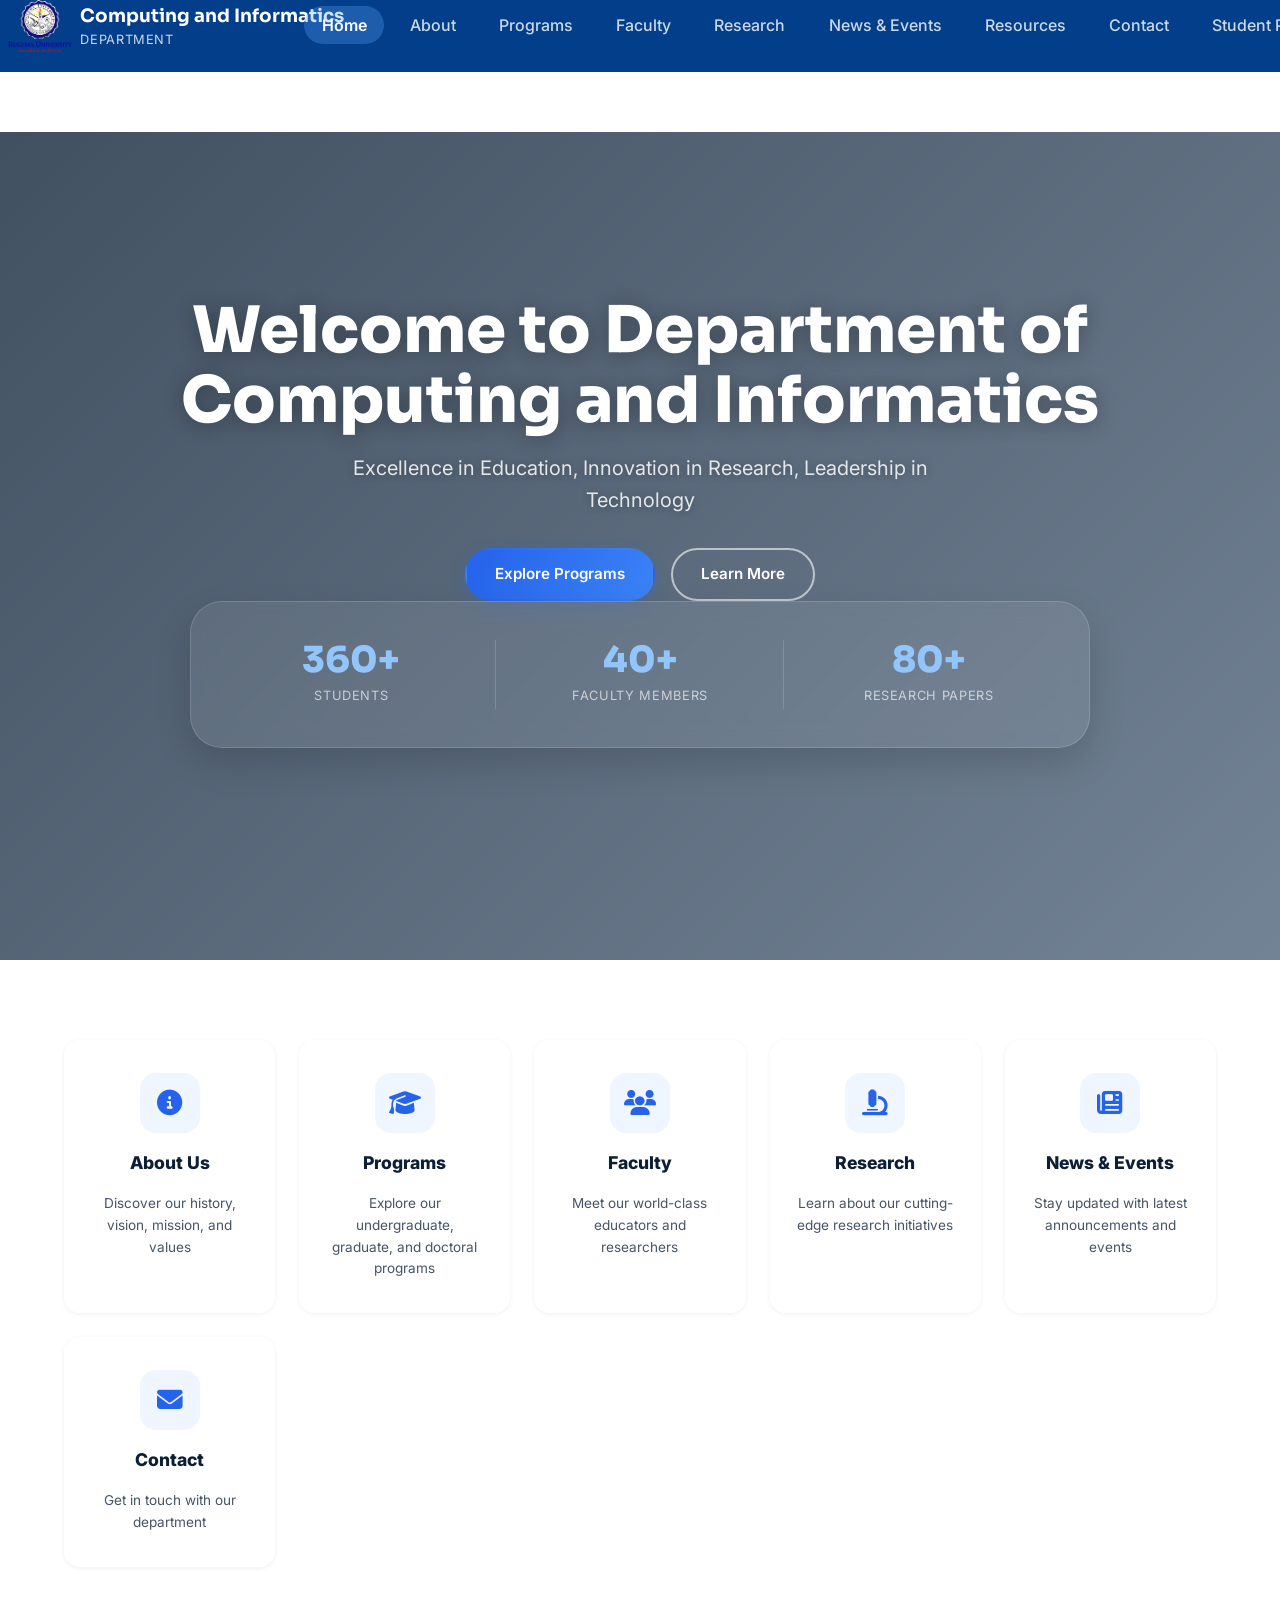
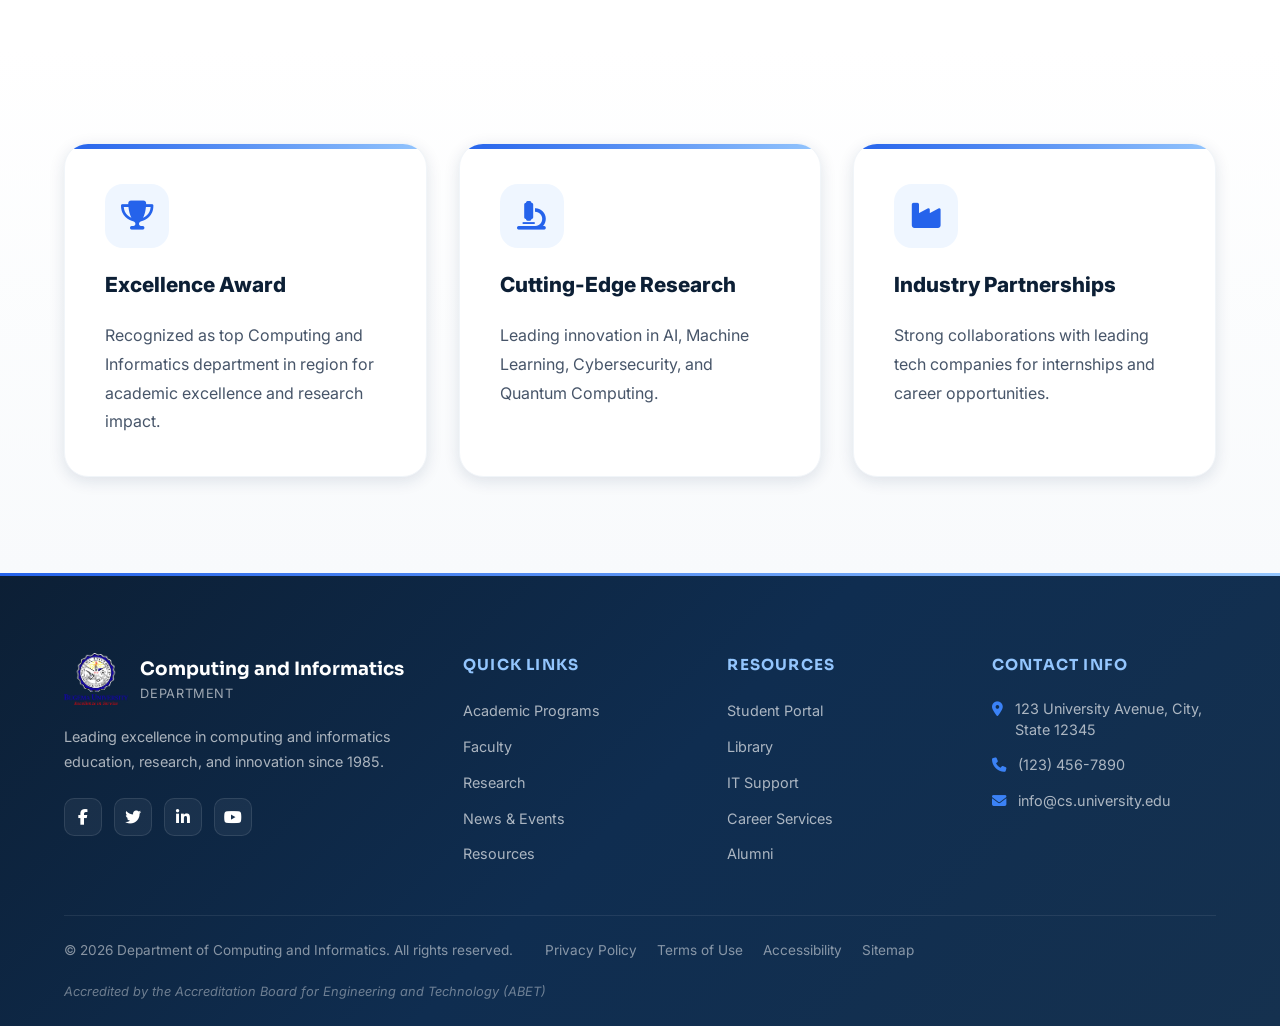
<file: index.html>
<!DOCTYPE html>
<html lang="en">
<head>
    <meta charset="UTF-8">
    <meta name="viewport" content="width=device-width, initial-scale=1.0, maximum-scale=5.0, user-scalable=yes, viewport-fit=cover">
    <meta name="description" content="Department of Computing and Informatics - Excellence in Education, Research, and Innovation">
    <meta name="keywords" content="computing and informatics, university, education, research, programs, faculty">
    <meta name="author" content="Department of Computing and Informatics">
    <title>Department of Computing and Informatics | University</title>
    <link rel="stylesheet" href="styles.css">
    <link rel="preconnect" href="https://fonts.googleapis.com">
    <link rel="preconnect" href="https://fonts.gstatic.com" crossorigin>
    <link href="https://fonts.googleapis.com/css2?family=Inter:wght@300;400;500;600;700&family=Merriweather:wght@300;400;700&display=swap" rel="stylesheet">
    <link rel="stylesheet" href="https://cdnjs.cloudflare.com/ajax/libs/font-awesome/6.4.0/css/all.min.css">
</head>
<body>
    <!-- Navigation Header -->
    <header class="header" role="banner">
        <nav class="navbar" role="navigation" aria-label="Main navigation">
            <div class="nav-container">
                <div class="nav-brand">
                    <a href="index.html" class="brand-link">
                        <div class="brand-logo">
                            <img src="bugema logo.png" alt="Bugema Logo" class="nav-logo-img">
                        </div>
                        <div class="brand-text">
                            <span class="brand-name">Computing and Informatics</span>
                            <span class="brand-tagline">Department</span>
                        </div>
                    </a>
                </div>
                
                <button class="nav-toggle" aria-label="Toggle navigation" aria-expanded="false">
                    <span class="hamburger-line"></span>
                    <span class="hamburger-line"></span>
                    <span class="hamburger-line"></span>
                </button>
                
                <ul class="nav-menu" role="menubar">
                    <li class="nav-item" role="none">
                        <a href="index.html" class="nav-link active" role="menuitem">Home</a>
                    </li>
                    <li class="nav-item" role="none">
                        <a href="about.html" class="nav-link" role="menuitem">About</a>
                    </li>
                    <li class="nav-item" role="none">
                        <a href="programs.html" class="nav-link" role="menuitem">Programs</a>
                    </li>
                    <li class="nav-item" role="none">
                        <a href="faculty.html" class="nav-link" role="menuitem">Faculty</a>
                    </li>
                    <li class="nav-item" role="none">
                        <a href="research.html" class="nav-link" role="menuitem">Research</a>
                    </li>
                    <li class="nav-item" role="none">
                        <a href="news.html" class="nav-link" role="menuitem">News & Events</a>
                    </li>
                    <li class="nav-item" role="none">
                        <a href="resources.html" class="nav-link" role="menuitem">Resources</a>
                    </li>
                    <li class="nav-item" role="none">
                        <a href="contact.html" class="nav-link" role="menuitem">Contact</a>
                    </li>
                    <li class="nav-item nav-cta" role="none">
                        <a href="https://erms.bugemauniv.ac.ug/student/login/" class="nav-link cta-button" role="menuitem" target="_blank">Student Portal</a>
                    </li>
                </ul>
            </div>
        </nav>
    </header>

    <main>
        <!-- Hero Section -->
        <section id="home" class="hero welcome-hero" role="banner">
            <div class="hero-slides">
                <div class="hero-slide"></div>
                <div class="hero-slide"></div>
                <div class="hero-slide"></div>
                <div class="hero-slide"></div>
                <div class="hero-overlay"></div>
            </div>
            <div class="hero-content">
                <div class="container">
                    <h1 class="hero-title">Welcome to Department of Computing and Informatics</h1>
                    <p class="hero-sub">Excellence in Education, Innovation in Research, Leadership in Technology</p>
                    
                    <div class="hero-actions">
                        <a href="programs.html" class="btn btn-primary">Explore Programs</a>
                        <a href="about.html" class="btn btn-outline">Learn More</a>
                    </div>
                <!-- Welcome Stats moved inside container for better alignment -->
                <div class="hero-stats">
                    <div class="hero-stats-inner">
                        <div class="stat-item">
                            <span class="stat-number" data-count="500" data-suffix="+">0+</span>
                            <span class="stat-label">Students</span>
                        </div>
                        <div class="stat-item">
                            <span class="stat-number" data-count="50" data-suffix="+">0+</span>
                            <span class="stat-label">Faculty Members</span>
                        </div>
                        <div class="stat-item">
                            <span class="stat-number" data-count="100" data-suffix="+">0+</span>
                            <span class="stat-label">Research Papers</span>
                        </div>
                    </div>
                </div>
            </div>
        </div>
    </section>

        <!-- Quick Links Section -->
        <section class="quick-links">
            <div class="container">
                <div class="quick-links-grid">
                    <a href="about.html" class="quick-link-card">
                        <div class="quick-link-icon">
                            <i class="fas fa-info-circle"></i>
                        </div>
                        <h3>About Us</h3>
                        <p>Discover our history, vision, mission, and values</p>
                    </a>
                    
                    <a href="programs.html" class="quick-link-card">
                        <div class="quick-link-icon">
                            <i class="fas fa-graduation-cap"></i>
                        </div>
                        <h3>Programs</h3>
                        <p>Explore our undergraduate, graduate, and doctoral programs</p>
                    </a>
                    
                    <a href="faculty.html" class="quick-link-card">
                        <div class="quick-link-icon">
                            <i class="fas fa-users"></i>
                        </div>
                        <h3>Faculty</h3>
                        <p>Meet our world-class educators and researchers</p>
                    </a>
                    
                    <a href="research.html" class="quick-link-card">
                        <div class="quick-link-icon">
                            <i class="fas fa-microscope"></i>
                        </div>
                        <h3>Research</h3>
                        <p>Learn about our cutting-edge research initiatives</p>
                    </a>
                    
                    <a href="news.html" class="quick-link-card">
                        <div class="quick-link-icon">
                            <i class="fas fa-newspaper"></i>
                        </div>
                        <h3>News & Events</h3>
                        <p>Stay updated with latest announcements and events</p>
                    </a>
                    
                    <a href="contact.html" class="quick-link-card">
                        <div class="quick-link-icon">
                            <i class="fas fa-envelope"></i>
                        </div>
                        <h3>Contact</h3>
                        <p>Get in touch with our department</p>
                    </a>
                </div>
            </div>
        </section>

        <!-- Highlights Section -->
        <section class="highlights">
            <div class="container">
                <div class="highlights-grid">
                    <div class="highlight-card">
                        <div class="highlight-icon">
                            <i class="fas fa-trophy"></i>
                        </div>
                        <h3>Excellence Award</h3>
                        <p>Recognized as top Computing and Informatics department in region for academic excellence and research impact.</p>
                    </div>
                    <div class="highlight-card">
                        <div class="highlight-icon">
                            <i class="fas fa-microscope"></i>
                        </div>
                        <h3>Cutting-Edge Research</h3>
                        <p>Leading innovation in AI, Machine Learning, Cybersecurity, and Quantum Computing.</p>
                    </div>
                    <div class="highlight-card">
                        <div class="highlight-icon">
                            <i class="fas fa-industry"></i>
                        </div>
                        <h3>Industry Partnerships</h3>
                        <p>Strong collaborations with leading tech companies for internships and career opportunities.</p>
                    </div>
                </div>
            </div>
        </section>
    </main>

    <!-- Footer -->
    <footer class="footer" role="contentinfo">
        <div class="container">
            <div class="footer-content">
                <div class="footer-section">
                    <div class="footer-brand">
                        <div class="brand-logo">
                            <img src="bugema logo.png" alt="Bugema Logo" class="nav-logo-img">
                        </div>
                        <div class="brand-text">
                            <span class="brand-name">Computing and Informatics</span>
                            <span class="brand-tagline">Department</span>
                        </div>
                    </div>
                    <p class="footer-description">
                        Leading excellence in computing and informatics education, research, and innovation since 1985.
                    </p>
                    <div class="social-links">
                        <a href="#" aria-label="Facebook">
                            <i class="fab fa-facebook-f"></i>
                        </a>
                        <a href="#" aria-label="Twitter">
                            <i class="fab fa-twitter"></i>
                        </a>
                        <a href="#" aria-label="LinkedIn">
                            <i class="fab fa-linkedin-in"></i>
                        </a>
                        <a href="#" aria-label="YouTube">
                            <i class="fab fa-youtube"></i>
                        </a>
                    </div>
                </div>
                
                <div class="footer-section">
                    <h3>Quick Links</h3>
                    <ul class="footer-links">
                        <li><a href="programs.html">Academic Programs</a></li>
                        <li><a href="faculty.html">Faculty</a></li>
                        <li><a href="research.html">Research</a></li>
                        <li><a href="news.html">News & Events</a></li>
                        <li><a href="resources.html">Resources</a></li>
                    </ul>
                </div>
                
                <div class="footer-section">
                    <h3>Resources</h3>
                    <ul class="footer-links">
                        <li><a href="https://erms.bugemauniv.ac.ug/student/login/" target="_blank">Student Portal</a></li>
                        <li><a href="#">Library</a></li>
                        <li><a href="#">IT Support</a></li>
                        <li><a href="#">Career Services</a></li>
                        <li><a href="#">Alumni</a></li>
                    </ul>
                </div>
                
                <div class="footer-section">
                    <h3>Contact Info</h3>
                    <ul class="footer-contact">
                        <li>
                            <i class="fas fa-map-marker-alt"></i>
                            123 University Avenue, City, State 12345
                        </li>
                        <li>
                            <i class="fas fa-phone"></i>
                            (123) 456-7890
                        </li>
                        <li>
                            <i class="fas fa-envelope"></i>
                            info@cs.university.edu
                        </li>
                    </ul>
                </div>
            </div>
            
            <div class="footer-bottom">
                <div class="footer-legal">
                    <p>&copy; 2026 Department of Computing and Informatics. All rights reserved.</p>
                    <ul class="legal-links">
                        <li><a href="#">Privacy Policy</a></li>
                        <li><a href="#">Terms of Use</a></li>
                        <li><a href="#">Accessibility</a></li>
                        <li><a href="#">Sitemap</a></li>
                    </ul>
                </div>
                <div class="footer-accreditation">
                    <p>Accredited by the Accreditation Board for Engineering and Technology (ABET)</p>
                </div>
            </div>
        </div>
    </footer>

    <script src="script.js"></script>
</body>
</html>
</file>
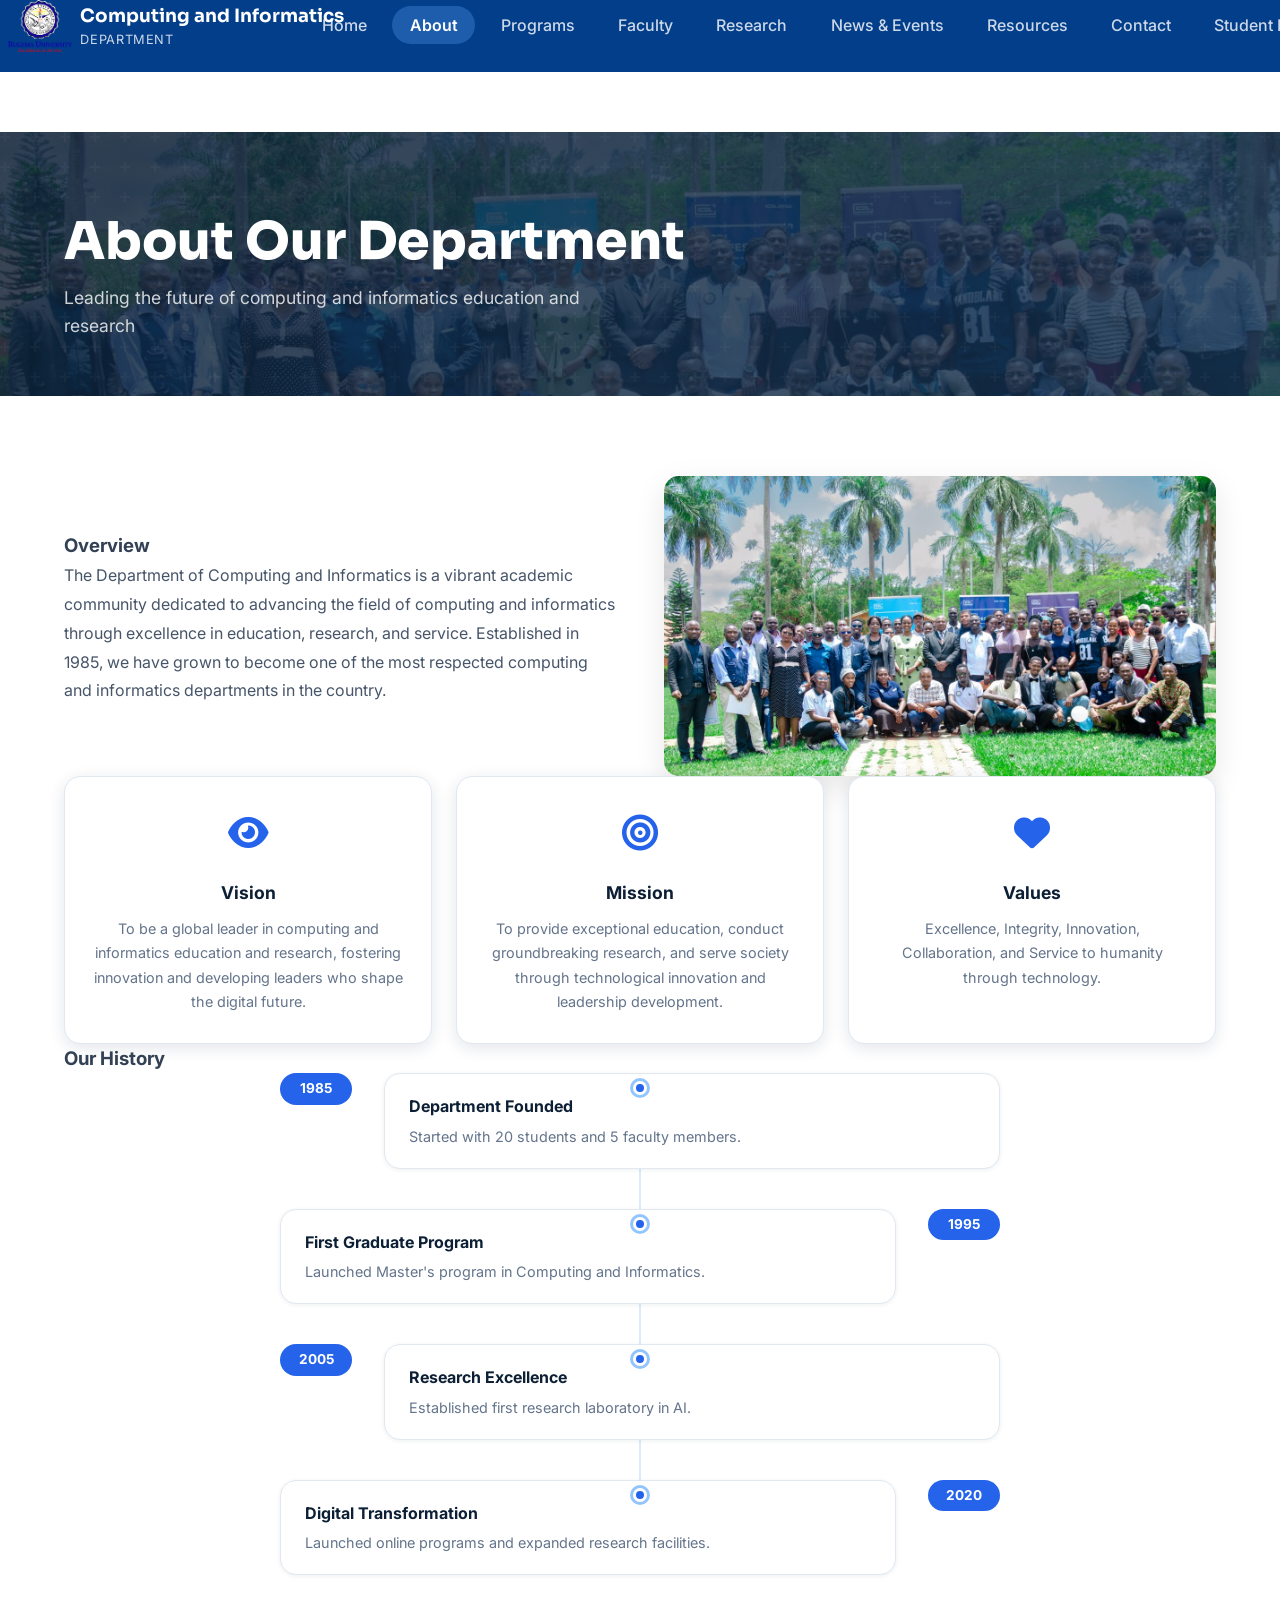
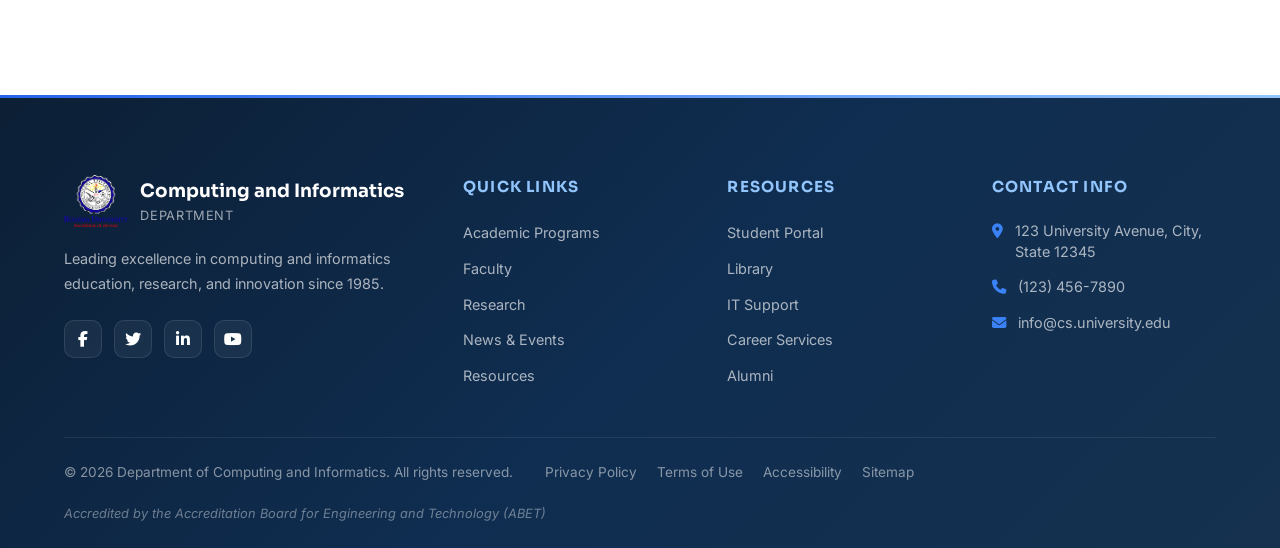
<file: about.html>
<!DOCTYPE html>
<html lang="en">
<head>
    <meta charset="UTF-8">
    <meta name="viewport" content="width=device-width, initial-scale=1.0, maximum-scale=5.0, user-scalable=yes, viewport-fit=cover">
    <meta name="description" content="About the Department of Computing and Informatics - Our history, vision, mission, and values">
    <meta name="keywords" content="computing and informatics department, about, vision, mission, history, values">
    <meta name="author" content="Department of Computing and Informatics">
    <title>About Us | Department of Computing and Informatics | University</title>
    <link rel="stylesheet" href="styles.css">
    <link rel="preconnect" href="https://fonts.googleapis.com">
    <link rel="preconnect" href="https://fonts.gstatic.com" crossorigin>
    <link href="https://fonts.googleapis.com/css2?family=Inter:wght@300;400;500;600;700&family=Merriweather:wght@300;400;700&display=swap" rel="stylesheet">
    <link rel="stylesheet" href="https://cdnjs.cloudflare.com/ajax/libs/font-awesome/6.4.0/css/all.min.css">
</head>
<body>
    <!-- Navigation Header -->
    <header class="header" role="banner">
        <nav class="navbar" role="navigation" aria-label="Main navigation">
            <div class="nav-container">
                <div class="nav-brand">
                    <a href="index.html" class="brand-link">
                        <div class="brand-logo">
                            <img src="bugema logo.png" alt="Bugema Logo" class="nav-logo-img">
                        </div>
                        <div class="brand-text">
                            <span class="brand-name">Computing and Informatics</span>
                            <span class="brand-tagline">Department</span>
                        </div>
                    </a>
                </div>
                
                <button class="nav-toggle" aria-label="Toggle navigation" aria-expanded="false">
                    <span class="hamburger-line"></span>
                    <span class="hamburger-line"></span>
                    <span class="hamburger-line"></span>
                </button>
                
                <ul class="nav-menu" role="menubar">
                    <li class="nav-item" role="none">
                        <a href="index.html" class="nav-link" role="menuitem">Home</a>
                    </li>
                    <li class="nav-item" role="none">
                        <a href="about.html" class="nav-link active" role="menuitem">About</a>
                    </li>
                    <li class="nav-item" role="none">
                        <a href="programs.html" class="nav-link" role="menuitem">Programs</a>
                    </li>
                    <li class="nav-item" role="none">
                        <a href="faculty.html" class="nav-link" role="menuitem">Faculty</a>
                    </li>
                    <li class="nav-item" role="none">
                        <a href="research.html" class="nav-link" role="menuitem">Research</a>
                    </li>
                    <li class="nav-item" role="none">
                        <a href="news.html" class="nav-link" role="menuitem">News & Events</a>
                    </li>
                    <li class="nav-item" role="none">
                        <a href="resources.html" class="nav-link" role="menuitem">Resources</a>
                    </li>
                    <li class="nav-item" role="none">
                        <a href="contact.html" class="nav-link" role="menuitem">Contact</a>
                    </li>
                    <li class="nav-item nav-cta" role="none">
                        <a href="https://erms.bugemauniv.ac.ug/student/login/" class="nav-link cta-button" role="menuitem" target="_blank">Student Portal</a>
                    </li>
                </ul>
            </div>
        </nav>
    </header>

    <main>
        <!-- Page Hero -->
        <section class="page-hero about-hero">
            <div class="container">
                <h1 class="page-hero-title">About Our Department</h1>
                <p class="page-hero-sub">Leading the future of computing and informatics education and research</p>
            </div>
        </section>

        <!-- About Section -->
        <section class="section">
            <div class="container">
                <div class="about-content">
                    <div class="about-overview">
                        <div class="overview-grid">
                            <div class="overview-text">
                                <h3>Overview</h3>
                                <p>The Department of Computing and Informatics is a vibrant academic community dedicated to advancing the field of computing and informatics through excellence in education, research, and service. Established in 1985, we have grown to become one of the most respected computing and informatics departments in the country.</p>
                            </div>
                            <div class="overview-image">
                                <img src="departement picture.jpeg" alt="Computing and Informatics Department" style="width: 100%; height: auto; border-radius: 15px; box-shadow: 0 10px 30px rgba(0,0,0,0.1);">
                            </div>
                        </div>
                    </div>
                    
                    <div class="vmv-grid">
                        <div class="vmv-card">
                            <div class="vmv-icon">
                                <i class="fas fa-eye"></i>
                            </div>
                            <h3>Vision</h3>
                            <p>To be a global leader in computing and informatics education and research, fostering innovation and developing leaders who shape the digital future.</p>
                        </div>
                        
                        <div class="vmv-card">
                            <div class="vmv-icon">
                                <i class="fas fa-bullseye"></i>
                            </div>
                            <h3>Mission</h3>
                            <p>To provide exceptional education, conduct groundbreaking research, and serve society through technological innovation and leadership development.</p>
                        </div>
                        
                        <div class="vmv-card">
                            <div class="vmv-icon">
                                <i class="fas fa-heart"></i>
                            </div>
                            <h3>Values</h3>
                            <p>Excellence, Integrity, Innovation, Collaboration, and Service to humanity through technology.</p>
                        </div>
                    </div>
                    
                    <div class="history-timeline">
                        <h3>Our History</h3>
                        <div class="timeline">
                            <div class="timeline-item">
                                <div class="timeline-dot"></div>
                                <div class="timeline-year">1985</div>
                                <div class="timeline-body">
                                    <h4>Department Founded</h4>
                                    <p>Started with 20 students and 5 faculty members.</p>
                                </div>
                            </div>
                            <div class="timeline-item">
                                <div class="timeline-dot"></div>
                                <div class="timeline-year">1995</div>
                                <div class="timeline-body">
                                    <h4>First Graduate Program</h4>
                                    <p>Launched Master's program in Computing and Informatics.</p>
                                </div>
                            </div>
                            <div class="timeline-item">
                                <div class="timeline-dot"></div>
                                <div class="timeline-year">2005</div>
                                <div class="timeline-body">
                                    <h4>Research Excellence</h4>
                                    <p>Established first research laboratory in AI.</p>
                                </div>
                            </div>
                            <div class="timeline-item">
                                <div class="timeline-dot"></div>
                                <div class="timeline-year">2020</div>
                                <div class="timeline-body">
                                    <h4>Digital Transformation</h4>
                                    <p>Launched online programs and expanded research facilities.</p>
                                </div>
                            </div>
                        </div>
                    </div>
                </div>
            </div>
        </section>
    </main>

    <!-- Footer -->
    <footer class="footer" role="contentinfo">
        <div class="container">
            <div class="footer-content">
                <div class="footer-section">
                    <div class="footer-brand">
                        <div class="brand-logo">
                            <img src="bugema logo.png" alt="Bugema Logo" class="nav-logo-img">
                        </div>
                        <div class="brand-text">
                            <span class="brand-name">Computing and Informatics</span>
                            <span class="brand-tagline">Department</span>
                        </div>
                    </div>
                    <p class="footer-description">
                        Leading excellence in computing and informatics education, research, and innovation since 1985.
                    </p>
                    <div class="social-links">
                        <a href="#" aria-label="Facebook">
                            <i class="fab fa-facebook-f"></i>
                        </a>
                        <a href="#" aria-label="Twitter">
                            <i class="fab fa-twitter"></i>
                        </a>
                        <a href="#" aria-label="LinkedIn">
                            <i class="fab fa-linkedin-in"></i>
                        </a>
                        <a href="#" aria-label="YouTube">
                            <i class="fab fa-youtube"></i>
                        </a>
                    </div>
                </div>
                
                <div class="footer-section">
                    <h3>Quick Links</h3>
                    <ul class="footer-links">
                        <li><a href="programs.html">Academic Programs</a></li>
                        <li><a href="faculty.html">Faculty</a></li>
                        <li><a href="research.html">Research</a></li>
                        <li><a href="news.html">News & Events</a></li>
                        <li><a href="resources.html">Resources</a></li>
                    </ul>
                </div>
                
                <div class="footer-section">
                    <h3>Resources</h3>
                    <ul class="footer-links">
                        <li><a href="https://erms.bugemauniv.ac.ug/student/login/" target="_blank">Student Portal</a></li>
                        <li><a href="#">Library</a></li>
                        <li><a href="#">IT Support</a></li>
                        <li><a href="#">Career Services</a></li>
                        <li><a href="#">Alumni</a></li>
                    </ul>
                </div>
                
                <div class="footer-section">
                    <h3>Contact Info</h3>
                    <ul class="footer-contact">
                        <li>
                            <i class="fas fa-map-marker-alt"></i>
                            123 University Avenue, City, State 12345
                        </li>
                        <li>
                            <i class="fas fa-phone"></i>
                            (123) 456-7890
                        </li>
                        <li>
                            <i class="fas fa-envelope"></i>
                            info@cs.university.edu
                        </li>
                    </ul>
                </div>
            </div>
            
            <div class="footer-bottom">
                <div class="footer-legal">
                    <p>&copy; 2026 Department of Computing and Informatics. All rights reserved.</p>
                    <ul class="legal-links">
                        <li><a href="#">Privacy Policy</a></li>
                        <li><a href="#">Terms of Use</a></li>
                        <li><a href="#">Accessibility</a></li>
                        <li><a href="#">Sitemap</a></li>
                    </ul>
                </div>
                <div class="footer-accreditation">
                    <p>Accredited by the Accreditation Board for Engineering and Technology (ABET)</p>
                </div>
            </div>
        </div>
    </footer>

    <script src="script.js"></script>
</body>
</html>
</file>
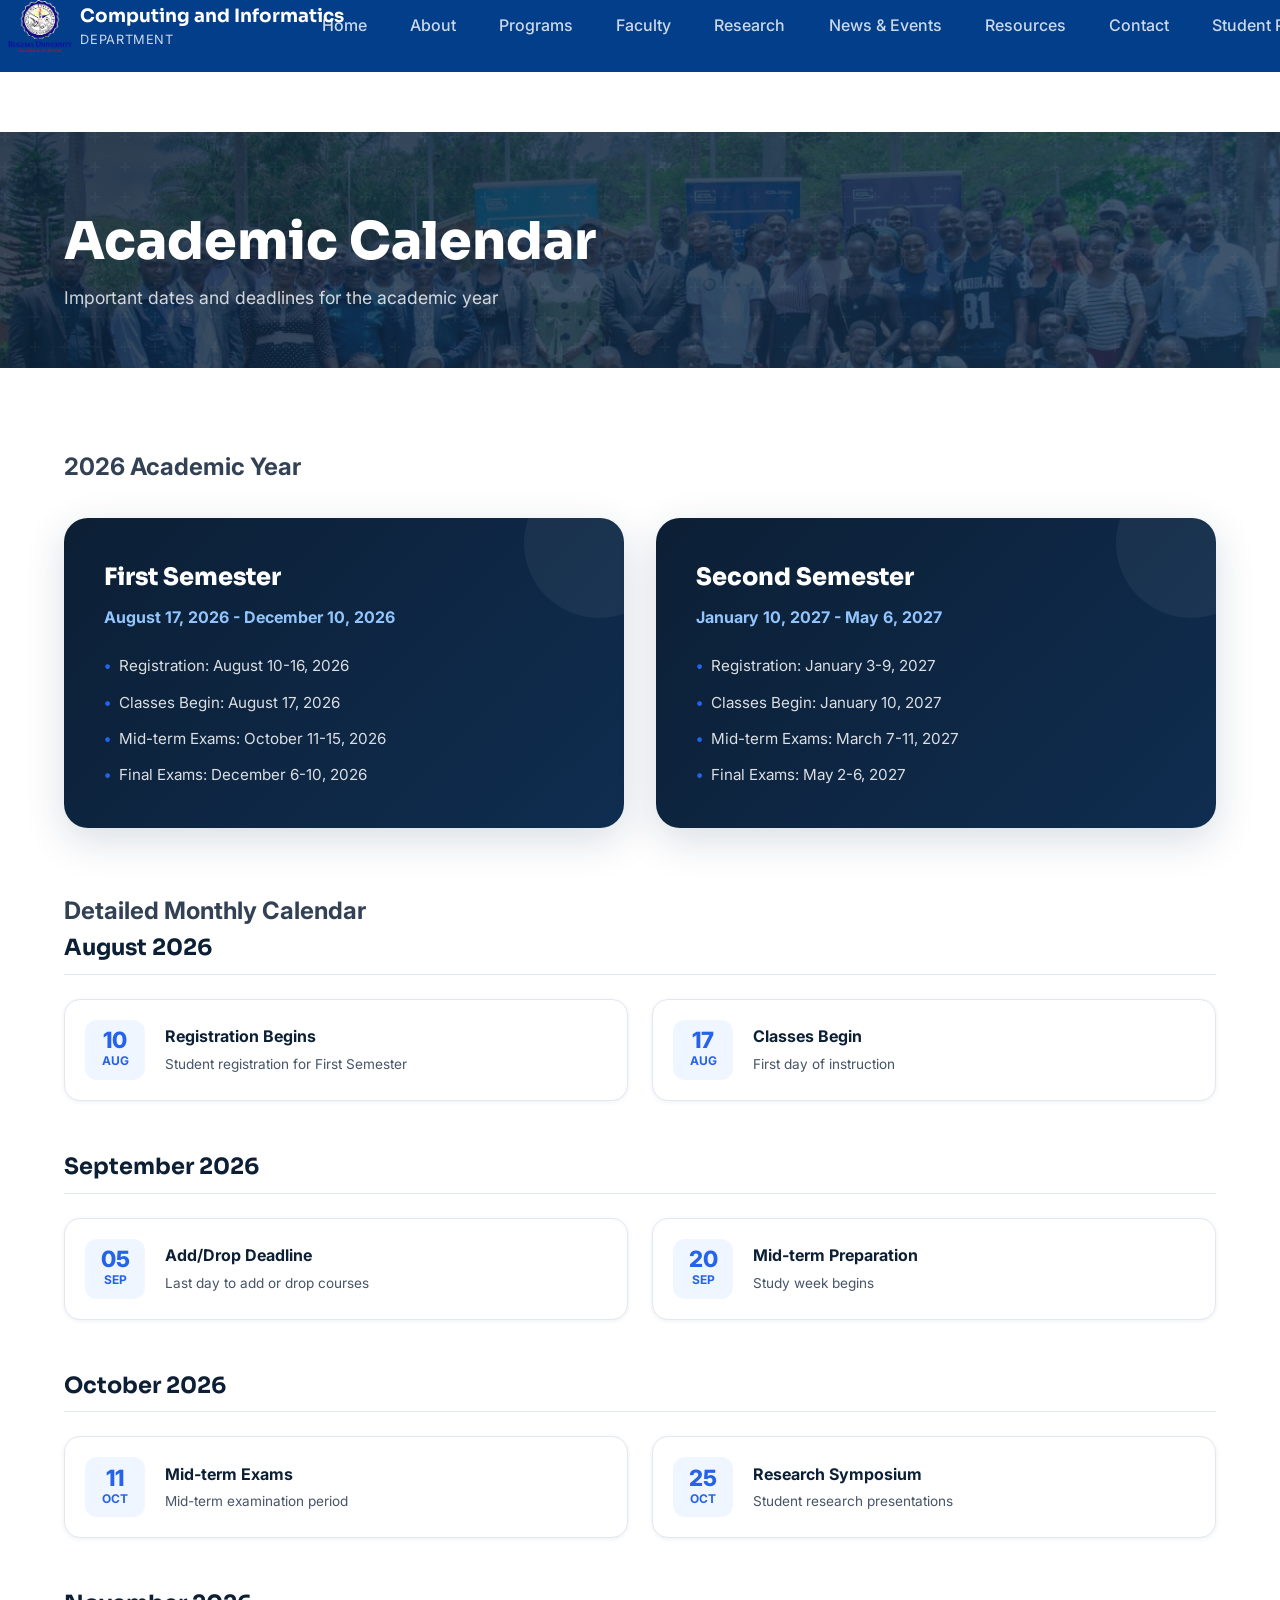
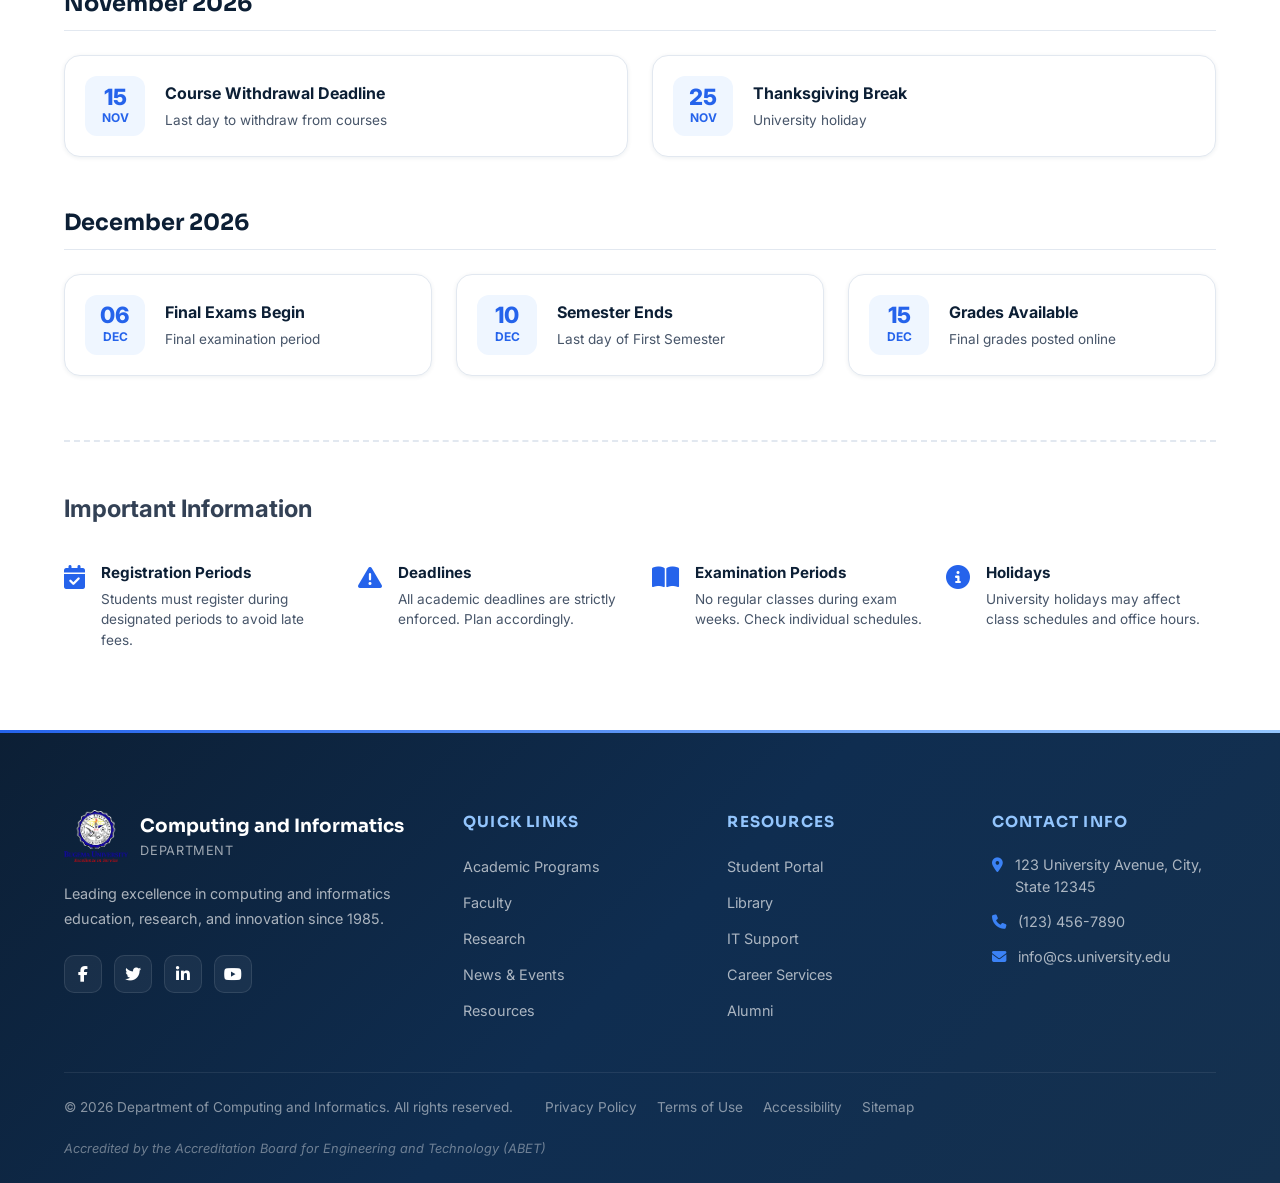
<file: academic-calendar.html>
<!DOCTYPE html>
<html lang="en">
<head>
    <meta charset="UTF-8">
    <meta name="viewport" content="width=device-width, initial-scale=1.0, maximum-scale=5.0, user-scalable=yes, viewport-fit=cover">
    <meta name="description" content="Academic Calendar - Bugema University Computing and Informatics Department">
    <meta name="keywords" content="academic calendar, semester dates, bugema university">
    <meta name="author" content="Department of Computing and Informatics">
    <title>Academic Calendar | Department of Computing and Informatics | Bugema University</title>
    <link rel="stylesheet" href="styles.css">
    <link rel="preconnect" href="https://fonts.googleapis.com">
    <link rel="preconnect" href="https://fonts.gstatic.com" crossorigin>
    <link href="https://fonts.googleapis.com/css2?family=Inter:wght@300;400;500;600;700&family=Merriweather:wght@300;400;700&display=swap" rel="stylesheet">
    <link rel="stylesheet" href="https://cdnjs.cloudflare.com/ajax/libs/font-awesome/6.4.0/css/all.min.css">
</head>
<body>
    <header class="header">
        <nav class="navbar">
            <div class="nav-container">
                <div class="nav-brand">
                    <a href="index.html" class="brand-link">
                        <div class="brand-logo">
                            <img src="bugema logo.png" alt="Bugema Logo" class="nav-logo-img">
                        </div>
                        <div class="brand-text">
                            <span class="brand-name">Computing and Informatics</span>
                            <span class="brand-tagline">Department</span>
                        </div>
                    </a>
                </div>
                <button class="nav-toggle" aria-label="Toggle navigation">
                    <span class="hamburger-line"></span>
                    <span class="hamburger-line"></span>
                    <span class="hamburger-line"></span>
                </button>
                <ul class="nav-menu">
                    <li class="nav-item"><a href="index.html" class="nav-link">Home</a></li>
                    <li class="nav-item"><a href="about.html" class="nav-link">About</a></li>
                    <li class="nav-item"><a href="programs.html" class="nav-link">Programs</a></li>
                    <li class="nav-item"><a href="faculty.html" class="nav-link">Faculty</a></li>
                    <li class="nav-item"><a href="research.html" class="nav-link">Research</a></li>
                    <li class="nav-item"><a href="news.html" class="nav-link">News & Events</a></li>
                    <li class="nav-item"><a href="resources.html" class="nav-link">Resources</a></li>
                    <li class="nav-item"><a href="contact.html" class="nav-link">Contact</a></li>
                    <li class="nav-item nav-cta"><a href="https://erms.bugemauniv.ac.ug/student/login/" class="nav-link cta-button" target="_blank">Student Portal</a></li>
                </ul>
            </div>
        </nav>
    </header>

    <main>
        <section class="page-hero calendar-hero">
            <div class="container">
                <h1 class="page-hero-title">Academic Calendar</h1>
                <p class="page-hero-sub">Important dates and deadlines for the academic year</p>
            </div>
        </section>

        <section class="section">
            <div class="container">
                <div class="calendar-overview">
                    <h2>2026 Academic Year</h2>
                    <div class="academic-year-info">
                        <div class="year-card">
                            <h3>First Semester</h3>
                            <p><strong>August 17, 2026 - December 10, 2026</strong></p>
                            <ul>
                                <li>Registration: August 10-16, 2026</li>
                                <li>Classes Begin: August 17, 2026</li>
                                <li>Mid-term Exams: October 11-15, 2026</li>
                                <li>Final Exams: December 6-10, 2026</li>
                            </ul>
                        </div>
                        <div class="year-card">
                            <h3>Second Semester</h3>
                            <p><strong>January 10, 2027 - May 6, 2027</strong></p>
                            <ul>
                                <li>Registration: January 3-9, 2027</li>
                                <li>Classes Begin: January 10, 2027</li>
                                <li>Mid-term Exams: March 7-11, 2027</li>
                                <li>Final Exams: May 2-6, 2027</li>
                            </ul>
                        </div>
                    </div>
                </div>

                <div class="calendar-detailed">
                    <h2>Detailed Monthly Calendar</h2>
                    
                    <div class="month-section">
                        <h3>August 2026</h3>
                        <div class="calendar-events">
                            <div class="event-item">
                                <div class="event-date">
                                    <span class="event-day">10</span>
                                    <span class="event-month">Aug</span>
                                </div>
                                <div class="event-info">
                                    <h4>Registration Begins</h4>
                                    <p>Student registration for First Semester</p>
                                </div>
                            </div>
                            <div class="event-item">
                                <div class="event-date">
                                    <span class="event-day">17</span>
                                    <span class="event-month">Aug</span>
                                </div>
                                <div class="event-info">
                                    <h4>Classes Begin</h4>
                                    <p>First day of instruction</p>
                                </div>
                            </div>
                        </div>
                    </div>

                    <div class="month-section">
                        <h3>September 2026</h3>
                        <div class="calendar-events">
                            <div class="event-item">
                                <div class="event-date">
                                    <span class="event-day">05</span>
                                    <span class="event-month">Sep</span>
                                </div>
                                <div class="event-info">
                                    <h4>Add/Drop Deadline</h4>
                                    <p>Last day to add or drop courses</p>
                                </div>
                            </div>
                            <div class="event-item">
                                <div class="event-date">
                                    <span class="event-day">20</span>
                                    <span class="event-month">Sep</span>
                                </div>
                                <div class="event-info">
                                    <h4>Mid-term Preparation</h4>
                                    <p>Study week begins</p>
                                </div>
                            </div>
                        </div>
                    </div>

                    <div class="month-section">
                        <h3>October 2026</h3>
                        <div class="calendar-events">
                            <div class="event-item">
                                <div class="event-date">
                                    <span class="event-day">11</span>
                                    <span class="event-month">Oct</span>
                                </div>
                                <div class="event-info">
                                    <h4>Mid-term Exams</h4>
                                    <p>Mid-term examination period</p>
                                </div>
                            </div>
                            <div class="event-item">
                                <div class="event-date">
                                    <span class="event-day">25</span>
                                    <span class="event-month">Oct</span>
                                </div>
                                <div class="event-info">
                                    <h4>Research Symposium</h4>
                                    <p>Student research presentations</p>
                                </div>
                            </div>
                        </div>
                    </div>

                    <div class="month-section">
                        <h3>November 2026</h3>
                        <div class="calendar-events">
                            <div class="event-item">
                                <div class="event-date">
                                    <span class="event-day">15</span>
                                    <span class="event-month">Nov</span>
                                </div>
                                <div class="event-info">
                                    <h4>Course Withdrawal Deadline</h4>
                                    <p>Last day to withdraw from courses</p>
                                </div>
                            </div>
                            <div class="event-item">
                                <div class="event-date">
                                    <span class="event-day">25</span>
                                    <span class="event-month">Nov</span>
                                </div>
                                <div class="event-info">
                                    <h4>Thanksgiving Break</h4>
                                    <p>University holiday</p>
                                </div>
                            </div>
                        </div>
                    </div>

                    <div class="month-section">
                        <h3>December 2026</h3>
                        <div class="calendar-events">
                            <div class="event-item">
                                <div class="event-date">
                                    <span class="event-day">06</span>
                                    <span class="event-month">Dec</span>
                                </div>
                                <div class="event-info">
                                    <h4>Final Exams Begin</h4>
                                    <p>Final examination period</p>
                                </div>
                            </div>
                            <div class="event-item">
                                <div class="event-date">
                                    <span class="event-day">10</span>
                                    <span class="event-month">Dec</span>
                                </div>
                                <div class="event-info">
                                    <h4>Semester Ends</h4>
                                    <p>Last day of First Semester</p>
                                </div>
                            </div>
                            <div class="event-item">
                                <div class="event-date">
                                    <span class="event-day">15</span>
                                    <span class="event-month">Dec</span>
                                </div>
                                <div class="event-info">
                                    <h4>Grades Available</h4>
                                    <p>Final grades posted online</p>
                                </div>
                            </div>
                        </div>
                    </div>
                </div>

                <div class="calendar-legend">
                    <h2>Important Information</h2>
                    <div class="legend-grid">
                        <div class="legend-item">
                            <i class="fas fa-calendar-check"></i>
                            <div>
                                <h4>Registration Periods</h4>
                                <p>Students must register during designated periods to avoid late fees.</p>
                            </div>
                        </div>
                        <div class="legend-item">
                            <i class="fas fa-exclamation-triangle"></i>
                            <div>
                                <h4>Deadlines</h4>
                                <p>All academic deadlines are strictly enforced. Plan accordingly.</p>
                            </div>
                        </div>
                        <div class="legend-item">
                            <i class="fas fa-book-open"></i>
                            <div>
                                <h4>Examination Periods</h4>
                                <p>No regular classes during exam weeks. Check individual schedules.</p>
                            </div>
                        </div>
                        <div class="legend-item">
                            <i class="fas fa-info-circle"></i>
                            <div>
                                <h4>Holidays</h4>
                                <p>University holidays may affect class schedules and office hours.</p>
                            </div>
                        </div>
                    </div>
                </div>
            </div>
        </section>
    </main>

    <footer class="footer" role="contentinfo">
        <div class="container">
            <div class="footer-content">
                <div class="footer-section">
                    <div class="footer-brand">
                        <div class="brand-logo">
                            <img src="bugema logo.png" alt="Bugema Logo" class="nav-logo-img">
                        </div>
                        <div class="brand-text">
                            <span class="brand-name">Computing and Informatics</span>
                            <span class="brand-tagline">Department</span>
                        </div>
                    </div>
                    <p class="footer-description">
                        Leading excellence in computing and informatics education, research, and innovation since 1985.
                    </p>
                    <div class="social-links">
                        <a href="#" aria-label="Facebook">
                            <i class="fab fa-facebook-f"></i>
                        </a>
                        <a href="#" aria-label="Twitter">
                            <i class="fab fa-twitter"></i>
                        </a>
                        <a href="#" aria-label="LinkedIn">
                            <i class="fab fa-linkedin-in"></i>
                        </a>
                        <a href="#" aria-label="YouTube">
                            <i class="fab fa-youtube"></i>
                        </a>
                    </div>
                </div>
                
                <div class="footer-section">
                    <h3>Quick Links</h3>
                    <ul class="footer-links">
                        <li><a href="programs.html">Academic Programs</a></li>
                        <li><a href="faculty.html">Faculty</a></li>
                        <li><a href="research.html">Research</a></li>
                        <li><a href="news.html">News & Events</a></li>
                        <li><a href="resources.html">Resources</a></li>
                    </ul>
                </div>
                
                <div class="footer-section">
                    <h3>Resources</h3>
                    <ul class="footer-links">
                        <li><a href="https://erms.bugemauniv.ac.ug/student/login/" target="_blank">Student Portal</a></li>
                        <li><a href="#">Library</a></li>
                        <li><a href="#">IT Support</a></li>
                        <li><a href="#">Career Services</a></li>
                        <li><a href="#">Alumni</a></li>
                    </ul>
                </div>
                
                <div class="footer-section">
                    <h3>Contact Info</h3>
                    <ul class="footer-contact">
                        <li>
                            <i class="fas fa-map-marker-alt"></i>
                            123 University Avenue, City, State 12345
                        </li>
                        <li>
                            <i class="fas fa-phone"></i>
                            (123) 456-7890
                        </li>
                        <li>
                            <i class="fas fa-envelope"></i>
                            info@cs.university.edu
                        </li>
                    </ul>
                </div>
            </div>
            
            <div class="footer-bottom">
                <div class="footer-legal">
                    <p>&copy; 2026 Department of Computing and Informatics. All rights reserved.</p>
                    <ul class="legal-links">
                        <li><a href="#">Privacy Policy</a></li>
                        <li><a href="#">Terms of Use</a></li>
                        <li><a href="#">Accessibility</a></li>
                        <li><a href="#">Sitemap</a></li>
                    </ul>
                </div>
                <div class="footer-accreditation">
                    <p>Accredited by the Accreditation Board for Engineering and Technology (ABET)</p>
                </div>
            </div>
        </div>
    </footer>

    <script src="script.js"></script>
</body>
</html>
</file>
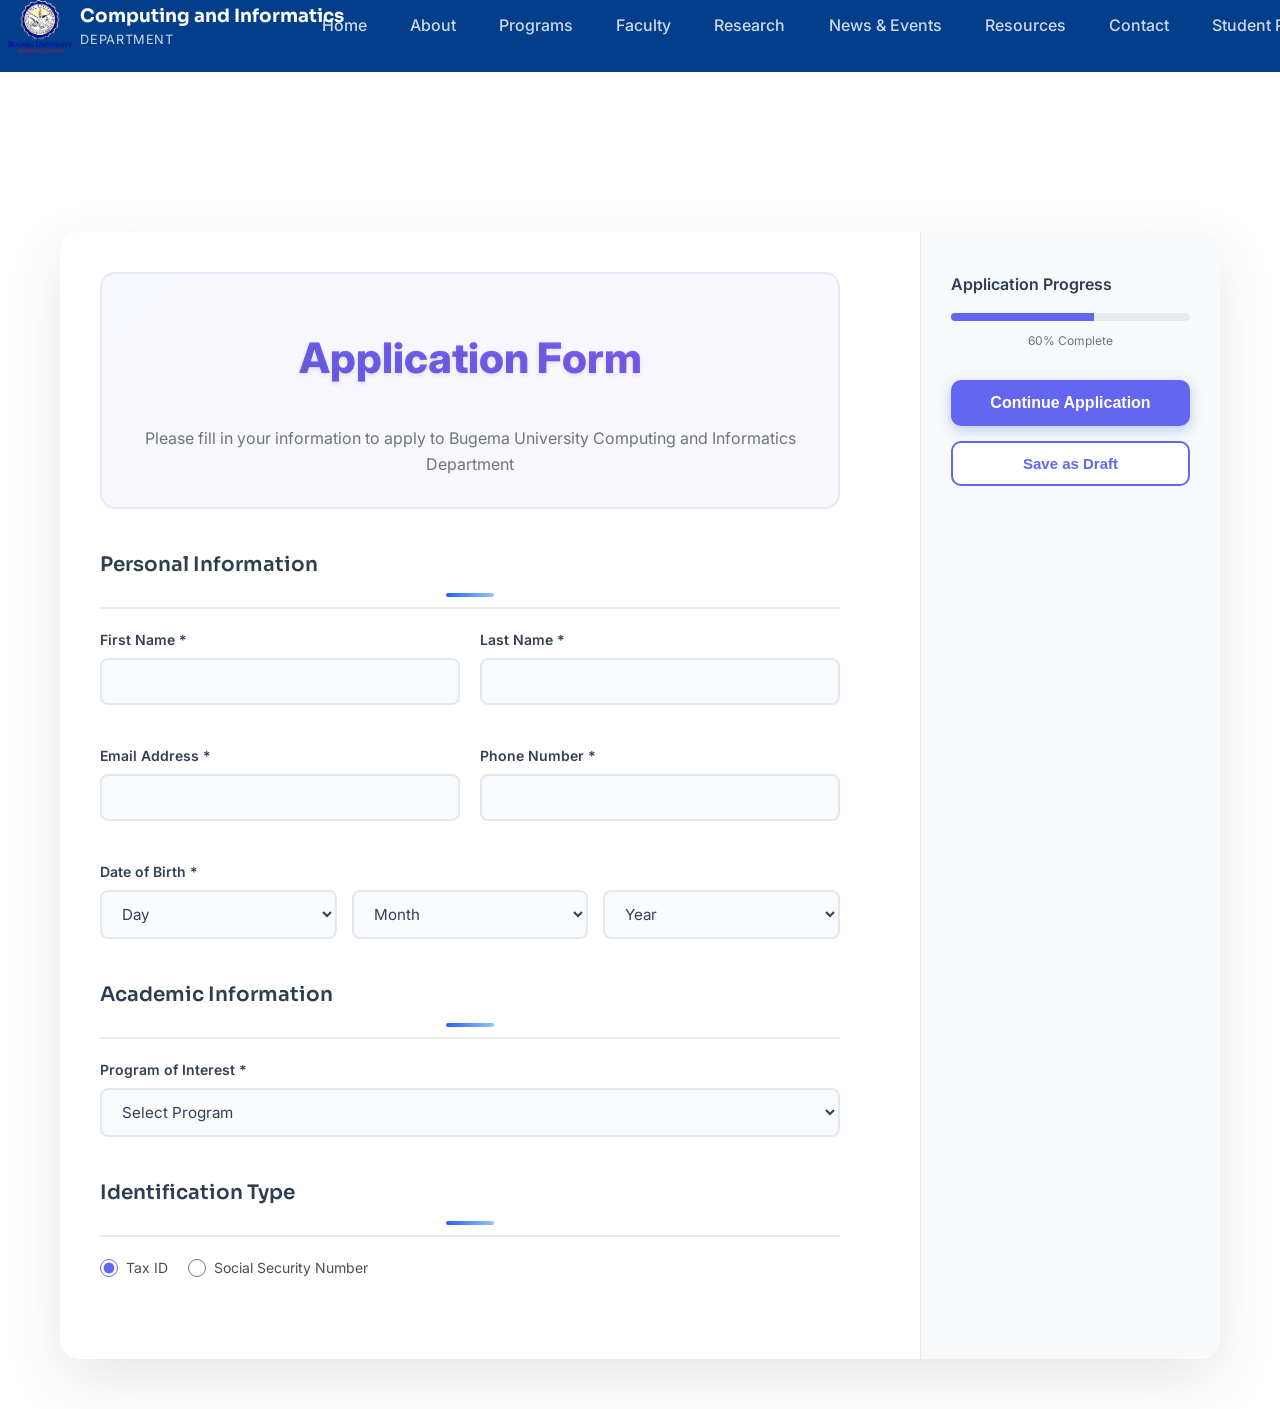
<file: application-forms.html>
<!DOCTYPE html>
<html lang="en">
<head>
    <meta charset="UTF-8">
    <meta name="viewport" content="width=device-width, initial-scale=1.0, maximum-scale=5.0, user-scalable=yes, viewport-fit=cover">
    <title>Application Forms | Bugema University Computing and Informatics</title>
    <link rel="stylesheet" href="styles.css">
    <link rel="preconnect" href="https://fonts.googleapis.com">
    <link rel="preconnect" href="https://fonts.gstatic.com" crossorigin>
    <link href="https://fonts.googleapis.com/css2?family=Inter:wght@300;400;500;600;700&display=swap" rel="stylesheet">
    <link rel="stylesheet" href="https://cdnjs.cloudflare.com/ajax/libs/font-awesome/6.4.0/css/all.min.css">
    <style>
        .application-container {
            max-width: 1200px;
            margin: 100px auto 50px;
            padding: 0 20px;
        }
        
        .application-wrapper {
            display: grid;
            grid-template-columns: 1fr 300px;
            gap: 40px;
            background: white;
            border-radius: 20px;
            box-shadow: 0 20px 60px rgba(0,0,0,0.1);
            overflow: hidden;
        }
        
        .application-main {
            padding: 40px;
        }
        
        .application-sidebar {
            background: #f8f9fa;
            padding: 40px 30px;
            border-left: 1px solid #e9ecef;
        }
        
        .app-header {
            margin-bottom: 40px;
            padding: 30px 0;
            background: linear-gradient(135deg, rgba(99, 102, 241, 0.05) 0%, rgba(139, 92, 246, 0.05) 100%);
            border-radius: 15px;
            text-align: center;
            border: 2px solid rgba(99, 102, 241, 0.1);
        }
        
        .app-title {
            font-size: 42px;
            font-weight: 800;
            color: #1a1a1a;
            margin-bottom: 15px;
            text-align: center;
            padding: 20px 0;
            background: linear-gradient(135deg, #6366f1 0%, #8b5cf6 100%);
            -webkit-background-clip: text;
            -webkit-text-fill-color: transparent;
            background-clip: text;
            text-shadow: 0 2px 4px rgba(0,0,0,0.1);
        }
        
        .app-subtitle {
            font-size: 16px;
            color: #6c757d;
            font-weight: 400;
        }
        
        .form-section {
            margin-bottom: 40px;
        }
        
        .section-title {
            font-size: 20px;
            font-weight: 600;
            color: #2c3e50;
            margin-bottom: 20px;
            padding-bottom: 10px;
            border-bottom: 2px solid #e9ecef;
        }
        
        .form-grid {
            display: grid;
            grid-template-columns: 1fr 1fr;
            gap: 20px;
            margin-bottom: 20px;
        }
        
        .form-group {
            display: flex;
            flex-direction: column;
        }
        
        .form-label {
            font-size: 14px;
            font-weight: 500;
            color: #495057;
            margin-bottom: 8px;
        }
        
        .form-input {
            padding: 12px 16px;
            border: 2px solid #e9ecef;
            border-radius: 10px;
            font-size: 15px;
            transition: all 0.3s ease;
            background: #f8f9fa;
        }
        
        .form-input:focus {
            outline: none;
            border-color: #6366f1;
            background: white;
            box-shadow: 0 0 0 3px rgba(99, 102, 241, 0.1);
        }
        
        .form-select {
            padding: 12px 16px;
            border: 2px solid #e9ecef;
            border-radius: 10px;
            font-size: 15px;
            background: #f8f9fa;
            cursor: pointer;
            transition: all 0.3s ease;
        }
        
        .form-select:focus {
            outline: none;
            border-color: #6366f1;
            background: white;
            box-shadow: 0 0 0 3px rgba(99, 102, 241, 0.1);
        }
        
        .date-group {
            display: grid;
            grid-template-columns: 1fr 1fr 1fr;
            gap: 15px;
        }
        
        .radio-group {
            display: flex;
            gap: 20px;
            margin-bottom: 20px;
        }
        
        .radio-option {
            display: flex;
            align-items: center;
            gap: 8px;
            cursor: pointer;
        }
        
        .radio-option input[type="radio"] {
            width: 18px;
            height: 18px;
            accent-color: #6366f1;
        }
        
        .radio-label {
            font-size: 14px;
            color: #495057;
        }
        
        .checkbox-group {
            display: flex;
            align-items: center;
            gap: 10px;
            margin-bottom: 20px;
        }
        
        .checkbox-group input[type="checkbox"] {
            width: 18px;
            height: 18px;
            accent-color: #6366f1;
        }
        
        .checkbox-label {
            font-size: 14px;
            color: #495057;
        }
        
        .btn-primary {
            background: #6366f1;
            color: white;
            border: none;
            padding: 14px 28px;
            border-radius: 10px;
            font-size: 16px;
            font-weight: 600;
            cursor: pointer;
            transition: all 0.3s ease;
            width: 100%;
            margin-bottom: 15px;
        }
        
        .btn-primary:hover {
            background: #4f46e5;
            transform: translateY(-2px);
            box-shadow: 0 10px 25px rgba(99, 102, 241, 0.3);
        }
        
        .btn-secondary {
            background: white;
            color: #6366f1;
            border: 2px solid #6366f1;
            padding: 12px 24px;
            border-radius: 10px;
            font-size: 15px;
            font-weight: 600;
            cursor: pointer;
            transition: all 0.3s ease;
            width: 100%;
        }
        
        .btn-secondary:hover {
            background: #f8f9fa;
            transform: translateY(-2px);
        }
        
        .sidebar-section {
            margin-bottom: 30px;
        }
        
        .sidebar-title {
            font-size: 16px;
            font-weight: 600;
            color: #2c3e50;
            margin-bottom: 15px;
        }
        
        .progress-bar {
            height: 8px;
            background: #e9ecef;
            border-radius: 4px;
            overflow: hidden;
            margin-bottom: 10px;
        }
        
        .progress-fill {
            height: 100%;
            background: #6366f1;
            width: 60%;
            transition: width 0.3s ease;
        }
        
        .progress-text {
            font-size: 12px;
            color: #6c757d;
            text-align: center;
        }
        
        .help-text {
            font-size: 13px;
            color: #6c757d;
            margin-top: 5px;
        }
        
        @media (max-width: 768px) {
            .application-wrapper {
                grid-template-columns: 1fr;
            }
            
            .form-grid {
                grid-template-columns: 1fr;
            }
            
            .date-group {
                grid-template-columns: 1fr;
            }
            
            .application-main {
                padding: 30px 20px;
            }
        }
    </style>
</head>
<body>
    <header class="header">
        <nav class="navbar">
            <div class="nav-container">
                <div class="nav-brand">
                    <a href="index.html" class="brand-link">
                        <div class="brand-logo">
                            <img src="bugema logo.png" alt="Bugema Logo" class="nav-logo-img">
                        </div>
                        <div class="brand-text">
                            <span class="brand-name">Computing and Informatics</span>
                            <span class="brand-tagline">Department</span>
                        </div>
                    </a>
                </div>
                <button class="nav-toggle" aria-label="Toggle navigation">
                    <span class="hamburger-line"></span>
                    <span class="hamburger-line"></span>
                    <span class="hamburger-line"></span>
                </button>
                <ul class="nav-menu">
                    <li class="nav-item"><a href="index.html" class="nav-link">Home</a></li>
                    <li class="nav-item"><a href="about.html" class="nav-link">About</a></li>
                    <li class="nav-item"><a href="programs.html" class="nav-link">Programs</a></li>
                    <li class="nav-item"><a href="faculty.html" class="nav-link">Faculty</a></li>
                    <li class="nav-item"><a href="research.html" class="nav-link">Research</a></li>
                    <li class="nav-item"><a href="news.html" class="nav-link">News &amp; Events</a></li>
                    <li class="nav-item"><a href="resources.html" class="nav-link active">Resources</a></li>
                    <li class="nav-item"><a href="contact.html" class="nav-link">Contact</a></li>
                    <li class="nav-item nav-cta"><a href="https://erms.bugemauniv.ac.ug/student/login/" class="nav-link cta-button" target="_blank">Student Portal</a></li>
                </ul>
            </div>
        </nav>
    </header>

    <div class="application-container">
        <div class="application-wrapper">
            <div class="application-main">
                <div class="app-header">
                    <h1 class="app-title">Application Form</h1>
                    <p class="app-subtitle">Please fill in your information to apply to Bugema University Computing and Informatics Department</p>
                </div>

                <form id="applicationForm">
                    <div class="form-section">
                        <h2 class="section-title">Personal Information</h2>
                        <div class="form-grid">
                            <div class="form-group">
                                <label class="form-label">First Name *</label>
                                <input type="text" class="form-input" name="firstName" required>
                            </div>
                            <div class="form-group">
                                <label class="form-label">Last Name *</label>
                                <input type="text" class="form-input" name="lastName" required>
                            </div>
                        </div>
                        
                        <div class="form-grid">
                            <div class="form-group">
                                <label class="form-label">Email Address *</label>
                                <input type="email" class="form-input" name="email" required>
                            </div>
                            <div class="form-group">
                                <label class="form-label">Phone Number *</label>
                                <input type="tel" class="form-input" name="phone" required>
                            </div>
                        </div>

                        <div class="form-group">
                            <label class="form-label">Date of Birth *</label>
                            <div class="date-group">
                                <select class="form-select" name="day" required>
                                    <option value="">Day</option>
                                    <option value="01">01</option>
                                    <option value="02">02</option>
                                    <option value="03">03</option>
                                    <option value="04">04</option>
                                    <option value="05">05</option>
                                    <option value="06">06</option>
                                    <option value="07">07</option>
                                    <option value="08">08</option>
                                    <option value="09">09</option>
                                    <option value="10">10</option>
                                    <option value="11">11</option>
                                    <option value="12">12</option>
                                    <option value="13">13</option>
                                    <option value="14">14</option>
                                    <option value="15">15</option>
                                    <option value="16">16</option>
                                    <option value="17">17</option>
                                    <option value="18">18</option>
                                    <option value="19">19</option>
                                    <option value="20">20</option>
                                    <option value="21">21</option>
                                    <option value="22">22</option>
                                    <option value="23">23</option>
                                    <option value="24">24</option>
                                    <option value="25">25</option>
                                    <option value="26">26</option>
                                    <option value="27">27</option>
                                    <option value="28">28</option>
                                    <option value="29">29</option>
                                    <option value="30">30</option>
                                    <option value="31">31</option>
                                </select>
                                <select class="form-select" name="month" required>
                                    <option value="">Month</option>
                                    <option value="01">January</option>
                                    <option value="02">February</option>
                                    <option value="03">March</option>
                                    <option value="04">April</option>
                                    <option value="05">May</option>
                                    <option value="06">June</option>
                                    <option value="07">July</option>
                                    <option value="08">August</option>
                                    <option value="09">September</option>
                                    <option value="10">October</option>
                                    <option value="11">November</option>
                                    <option value="12">December</option>
                                </select>
                                <select class="form-select" name="year" required>
                                    <option value="">Year</option>
                                    <option value="2008">2008</option>
                                    <option value="2007">2007</option>
                                    <option value="2006">2006</option>
                                    <option value="2005">2005</option>
                                    <option value="2004">2004</option>
                                    <option value="2003">2003</option>
                                    <option value="2002">2002</option>
                                    <option value="2001">2001</option>
                                    <option value="2000">2000</option>
                                    <option value="1999">1999</option>
                                    <option value="1998">1998</option>
                                    <option value="1997">1997</option>
                                    <option value="1996">1996</option>
                                    <option value="1995">1995</option>
                                    <option value="1994">1994</option>
                                    <option value="1993">1993</option>
                                </select>
                            </div>
                        </div>
                    </div>

                    <div class="form-section">
                        <h2 class="section-title">Academic Information</h2>
                        <div class="form-group">
                            <label class="form-label">Program of Interest *</label>
                            <select class="form-select" name="program" required>
                                <option value="">Select Program</option>
                                <option value="bsc-cs">Bachelor of Science in Computing and Informatics</option>
                                <option value="bsc-it">Bachelor of Science in Information Technology</option>
                                <option value="msc-cs">Master of Science in Computing and Informatics</option>
                                <option value="pgd-cs">Postgraduate Diploma in Computing and Informatics</option>
                            </select>
                        </div>
                    </div>

                    <div class="form-section">
                        <h2 class="section-title">Identification Type</h2>
                        <div class="radio-group">
                            <label class="radio-option">
                                <input type="radio" name="idType" value="taxId" checked>
                                <span class="radio-label">Tax ID</span>
                            </label>
                            <label class="radio-option">
                                <input type="radio" name="idType" value="ssn">
                                <span class="radio-label">Social Security Number</span>
                            </label>
                        </div>
                    </div>
                </form>
            </div>

            <div class="application-sidebar">
                <div class="sidebar-section">
                    <h3 class="sidebar-title">Application Progress</h3>
                    <div class="progress-bar">
                        <div class="progress-fill"></div>
                    </div>
                    <p class="progress-text">60% Complete</p>
                </div>

                <div class="sidebar-section">
                    <button class="btn-primary" onclick="submitApplication()">
                        Continue Application
                    </button>
                    <button class="btn-secondary" onclick="saveDraft()">
                        Save as Draft
                    </button>
                </div>
            </div>
        </div>
    </div>

    <script src="script.js"></script>
    <script>
        function submitApplication() {
            showNotification('Application submitted successfully!', 'success');
        }
        function saveDraft() {
            showNotification('Application saved as draft.', 'info');
        }
    </script>
</body>
</html>
</file>
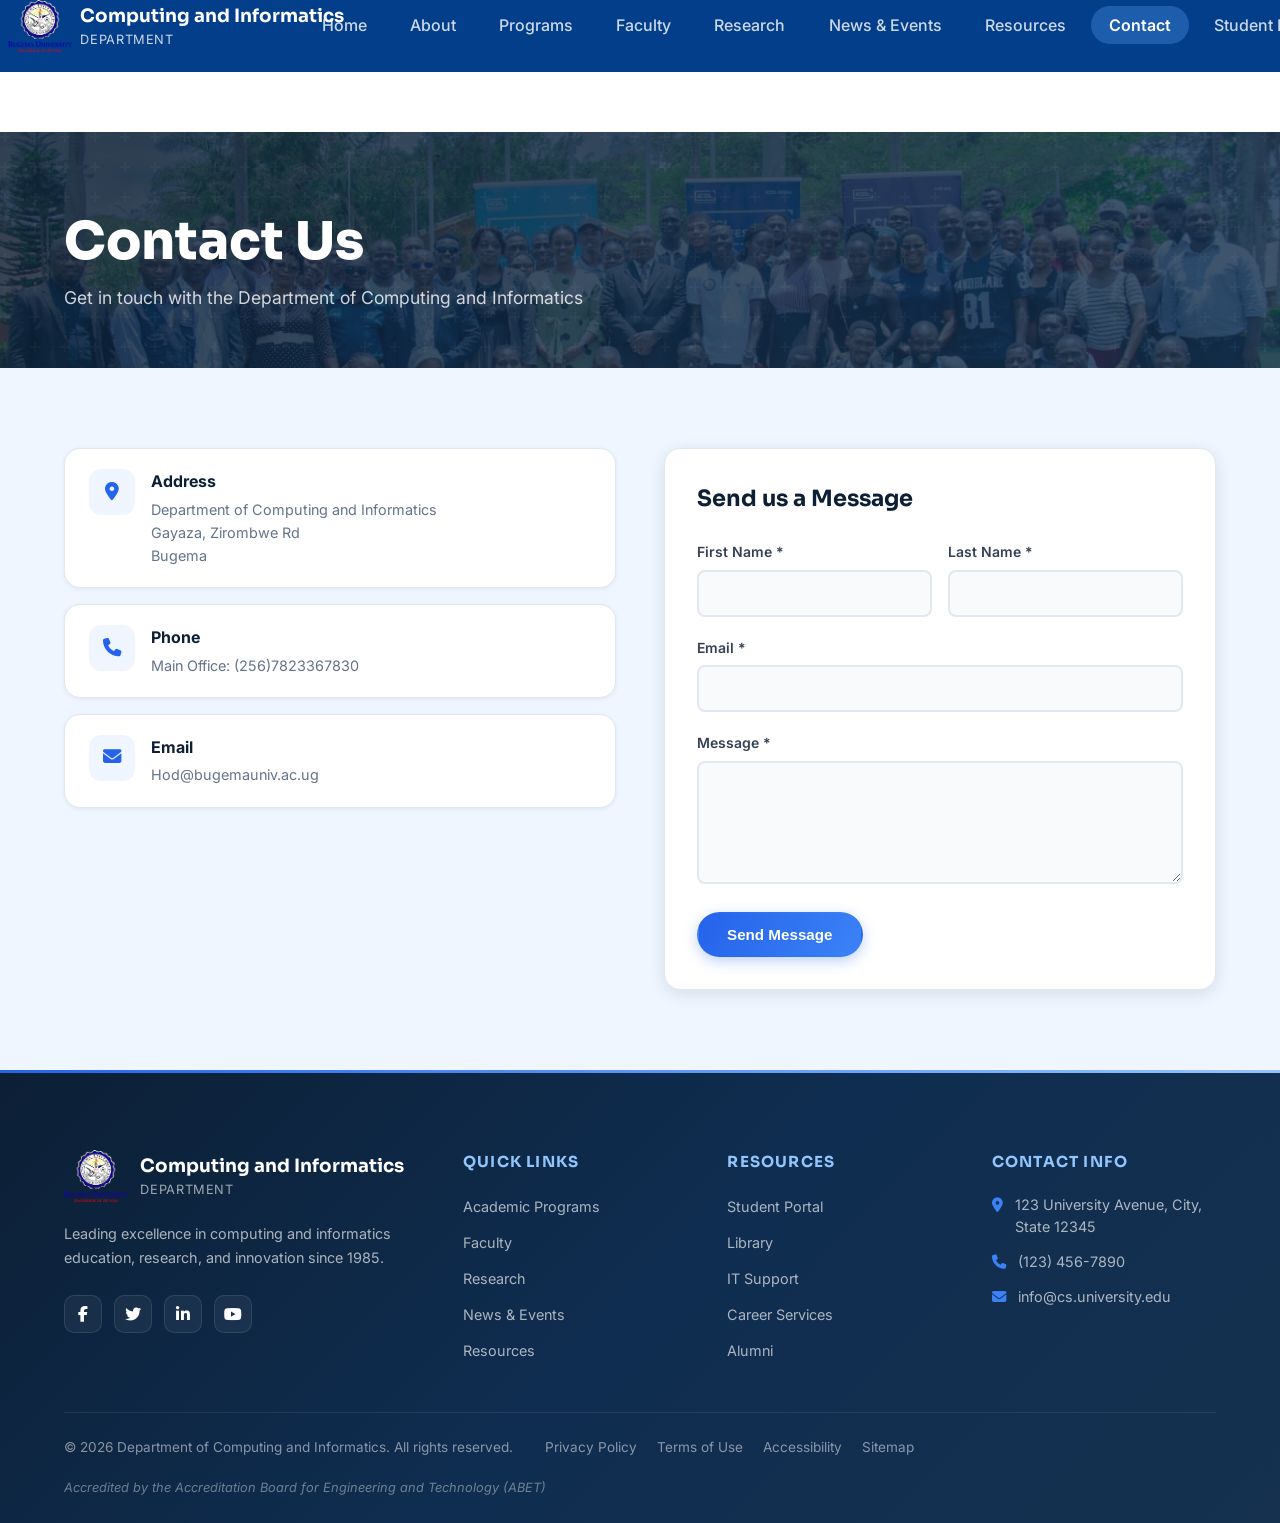
<file: contact.html>
<!DOCTYPE html>
<html lang="en">
<head>
    <meta charset="UTF-8">
    <meta name="viewport" content="width=device-width, initial-scale=1.0, maximum-scale=5.0, user-scalable=yes, viewport-fit=cover">
    <meta name="description" content="Contact Us - Get in touch with our department">
    <meta name="keywords" content="computing and informatics contact, department contact, address, phone, email">
    <meta name="author" content="Department of Computing and Informatics">
    <title>Contact Us | Department of Computing and Informatics | University</title>
    <link rel="stylesheet" href="styles.css">
    <link rel="preconnect" href="https://fonts.googleapis.com">
    <link rel="preconnect" href="https://fonts.gstatic.com" crossorigin>
    <link href="https://fonts.googleapis.com/css2?family=Inter:wght@300;400;500;600;700&family=Merriweather:wght@300;400;700&display=swap" rel="stylesheet">
    <link rel="stylesheet" href="https://cdnjs.cloudflare.com/ajax/libs/font-awesome/6.4.0/css/all.min.css">
</head>
<body>
    <header class="header">
        <nav class="navbar">
            <div class="nav-container">
                <div class="nav-brand">
                    <a href="index.html" class="brand-link">
                        <div class="brand-logo">
                            <img src="bugema logo.png" alt="Bugema Logo" class="nav-logo-img">
                        </div>
                        <div class="brand-text">
                            <span class="brand-name">Computing and Informatics</span>
                            <span class="brand-tagline">Department</span>
                        </div>
                    </a>
                </div>
                <button class="nav-toggle" aria-label="Toggle navigation">
                    <span class="hamburger-line"></span>
                    <span class="hamburger-line"></span>
                    <span class="hamburger-line"></span>
                </button>
                <ul class="nav-menu">
                    <li class="nav-item"><a href="index.html" class="nav-link">Home</a></li>
                    <li class="nav-item"><a href="about.html" class="nav-link">About</a></li>
                    <li class="nav-item"><a href="programs.html" class="nav-link">Programs</a></li>
                    <li class="nav-item"><a href="faculty.html" class="nav-link">Faculty</a></li>
                    <li class="nav-item"><a href="research.html" class="nav-link">Research</a></li>
                    <li class="nav-item"><a href="news.html" class="nav-link">News & Events</a></li>
                    <li class="nav-item"><a href="resources.html" class="nav-link">Resources</a></li>
                    <li class="nav-item"><a href="contact.html" class="nav-link active">Contact</a></li>
                    <li class="nav-item nav-cta"><a href="https://erms.bugemauniv.ac.ug/student/login/" class="nav-link cta-button" target="_blank">Student Portal</a></li>
                </ul>
            </div>
        </nav>
    </header>

    <main>
        <!-- Page Hero -->
        <section class="page-hero contact-hero">
            <div class="container">
                <h1 class="page-hero-title">Contact Us</h1>
                <p class="page-hero-sub">Get in touch with the Department of Computing and Informatics</p>
            </div>
        </section>

        <section class="section section-alt">
            <div class="container">
                <div class="contact-layout">
                    <div class="contact-info-cards">
                        <div class="contact-info-card">
                            <div class="contact-info-icon">
                                <i class="fas fa-map-marker-alt"></i>
                            </div>
                            <div class="contact-details">
                                <h4>Address</h4>
                                <p>Department of Computing and Informatics<br>
                                Gayaza, Zirombwe Rd <br>
                                Bugema</p>
                            </div>
                        </div>
                        <div class="contact-info-card">
                            <div class="contact-info-icon">
                                <i class="fas fa-phone"></i>
                            </div>
                            <div class="contact-details">
                                <h4>Phone</h4>
                                <p>Main Office: (256)7823367830</p>
                            </div>
                        </div>
                        <div class="contact-info-card">
                            <div class="contact-info-icon">
                                <i class="fas fa-envelope"></i>
                            </div>
                            <div class="contact-details">
                                <h4>Email</h4>
                                <p>Hod@bugemauniv.ac.ug</p>
                            </div>
                        </div>
                    </div>
                    
                    <div class="contact-form-box">
                        <h3>Send us a Message</h3>
                        <form id="contactForm" class="contact-form">
                            <div class="form-row-2">
                                <div class="form-group">
                                    <label for="firstName">First Name *</label>
                                    <input type="text" id="firstName" name="firstName" required>
                                </div>
                                <div class="form-group">
                                    <label for="lastName">Last Name *</label>
                                    <input type="text" id="lastName" name="lastName" required>
                                </div>
                            </div>
                            <div class="form-group">
                                <label for="email">Email *</label>
                                <input type="email" id="email" name="email" required>
                            </div>
                            <div class="form-group">
                                <label for="message">Message *</label>
                                <textarea id="message" name="message" rows="5" required></textarea>
                            </div>
                            <button type="submit" class="btn btn-primary">Send Message</button>
                        </form>
                    </div>
                </div>
            </div>
        </section>
    </main>

    <footer class="footer" role="contentinfo">
        <div class="container">
            <div class="footer-content">
                <div class="footer-section">
                    <div class="footer-brand">
                        <div class="brand-logo">
                            <img src="bugema logo.png" alt="Bugema Logo" class="nav-logo-img">
                        </div>
                        <div class="brand-text">
                            <span class="brand-name">Computing and Informatics</span>
                            <span class="brand-tagline">Department</span>
                        </div>
                    </div>
                    <p class="footer-description">
                        Leading excellence in computing and informatics education, research, and innovation since 1985.
                    </p>
                    <div class="social-links">
                        <a href="#" aria-label="Facebook">
                            <i class="fab fa-facebook-f"></i>
                        </a>
                        <a href="#" aria-label="Twitter">
                            <i class="fab fa-twitter"></i>
                        </a>
                        <a href="#" aria-label="LinkedIn">
                            <i class="fab fa-linkedin-in"></i>
                        </a>
                        <a href="#" aria-label="YouTube">
                            <i class="fab fa-youtube"></i>
                        </a>
                    </div>
                </div>
                
                <div class="footer-section">
                    <h3>Quick Links</h3>
                    <ul class="footer-links">
                        <li><a href="programs.html">Academic Programs</a></li>
                        <li><a href="faculty.html">Faculty</a></li>
                        <li><a href="research.html">Research</a></li>
                        <li><a href="news.html">News & Events</a></li>
                        <li><a href="resources.html">Resources</a></li>
                    </ul>
                </div>
                
                <div class="footer-section">
                    <h3>Resources</h3>
                    <ul class="footer-links">
                        <li><a href="https://erms.bugemauniv.ac.ug/student/login/" target="_blank">Student Portal</a></li>
                        <li><a href="#">Library</a></li>
                        <li><a href="#">IT Support</a></li>
                        <li><a href="#">Career Services</a></li>
                        <li><a href="#">Alumni</a></li>
                    </ul>
                </div>
                
                <div class="footer-section">
                    <h3>Contact Info</h3>
                    <ul class="footer-contact">
                        <li>
                            <i class="fas fa-map-marker-alt"></i>
                            123 University Avenue, City, State 12345
                        </li>
                        <li>
                            <i class="fas fa-phone"></i>
                            (123) 456-7890
                        </li>
                        <li>
                            <i class="fas fa-envelope"></i>
                            info@cs.university.edu
                        </li>
                    </ul>
                </div>
            </div>
            
            <div class="footer-bottom">
                <div class="footer-legal">
                    <p>&copy; 2026 Department of Computing and Informatics. All rights reserved.</p>
                    <ul class="legal-links">
                        <li><a href="#">Privacy Policy</a></li>
                        <li><a href="#">Terms of Use</a></li>
                        <li><a href="#">Accessibility</a></li>
                        <li><a href="#">Sitemap</a></li>
                    </ul>
                </div>
                <div class="footer-accreditation">
                    <p>Accredited by the Accreditation Board for Engineering and Technology (ABET)</p>
                </div>
            </div>
        </div>
    </footer>

    <script src="script.js"></script>
</body>
</html>
</file>
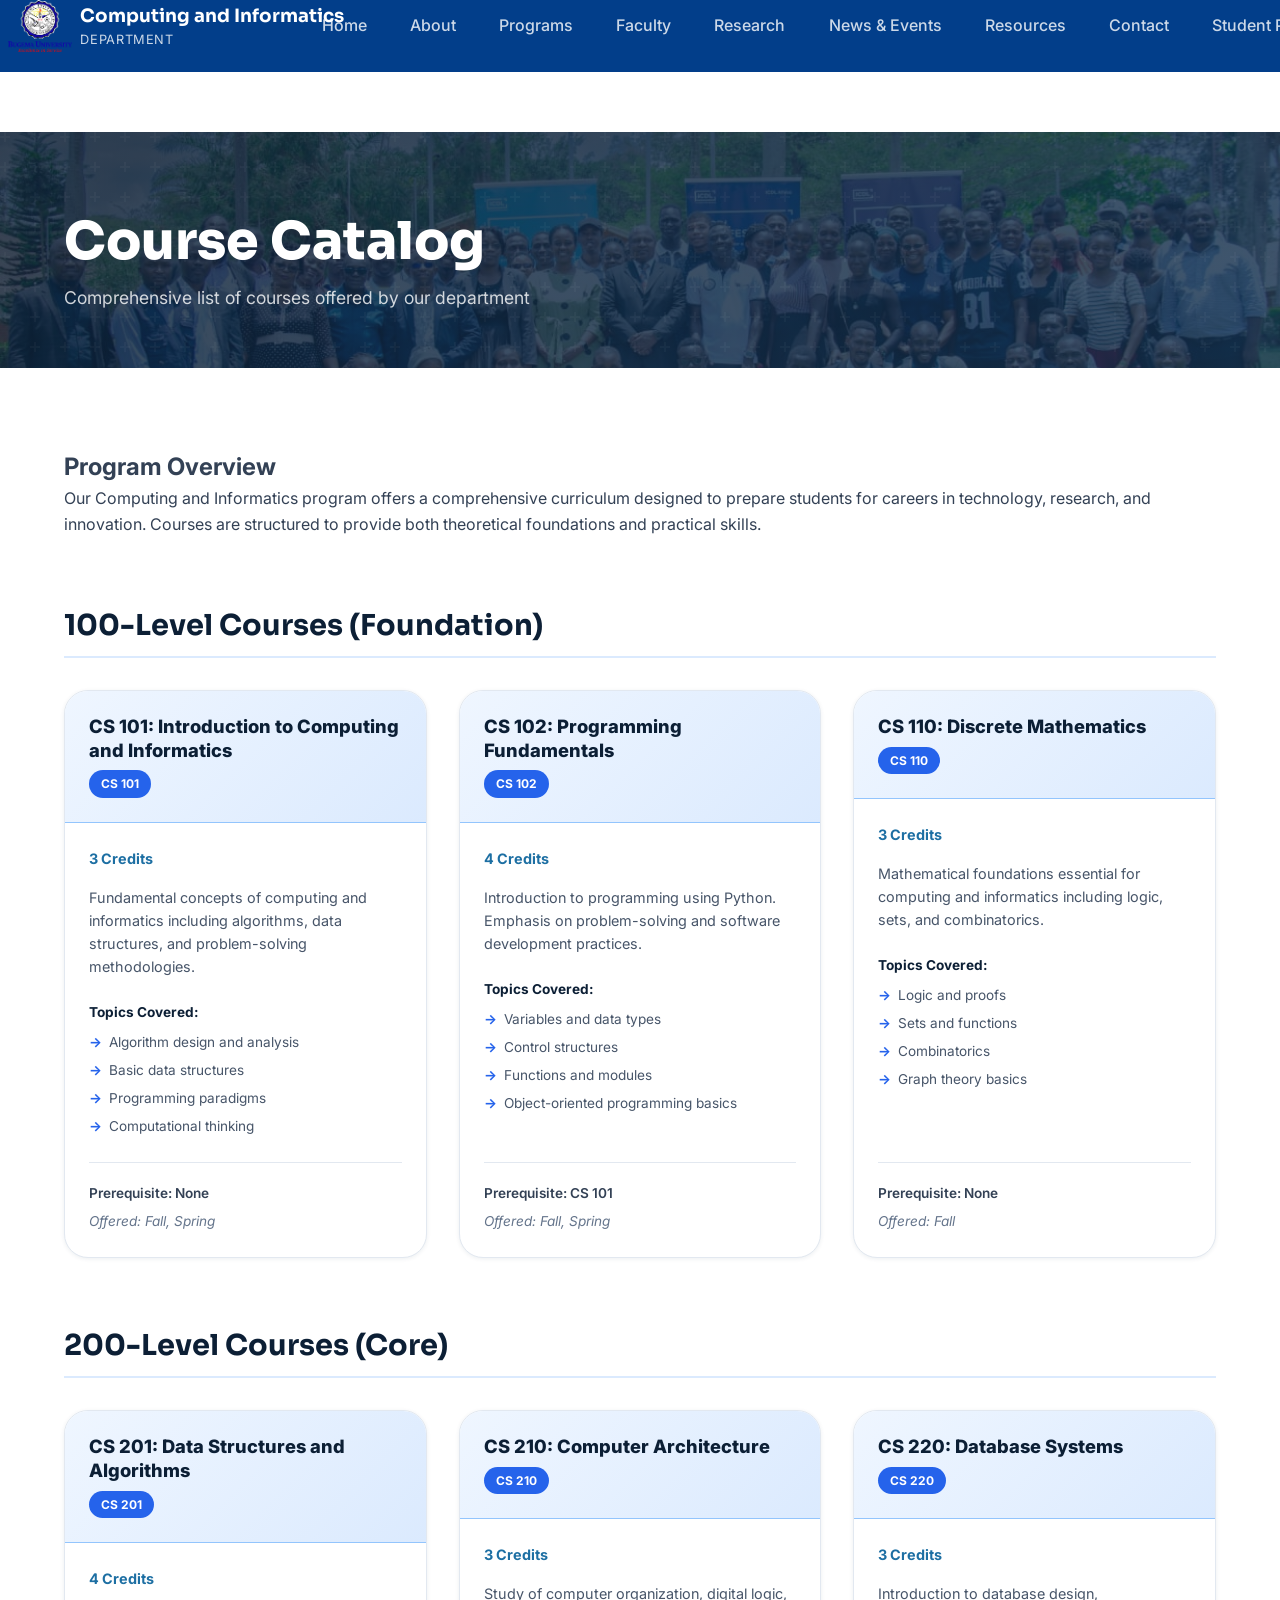
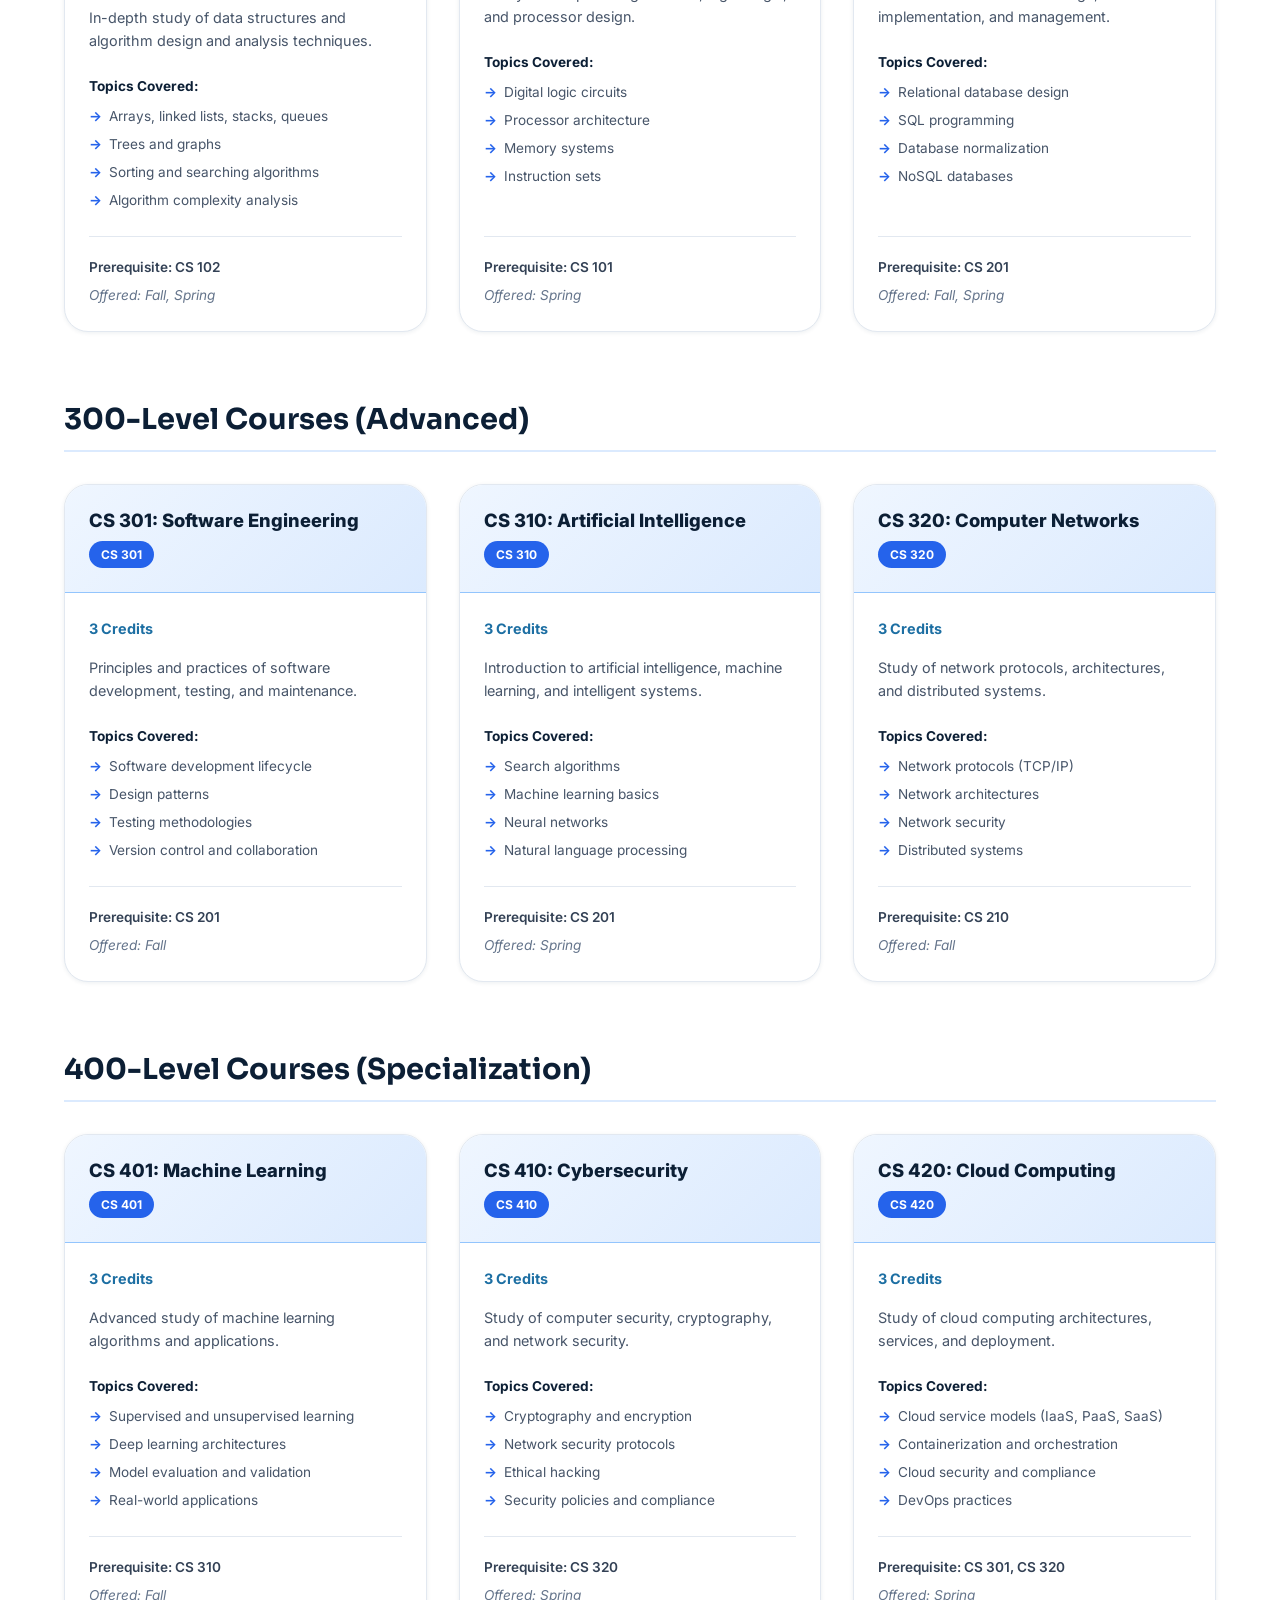
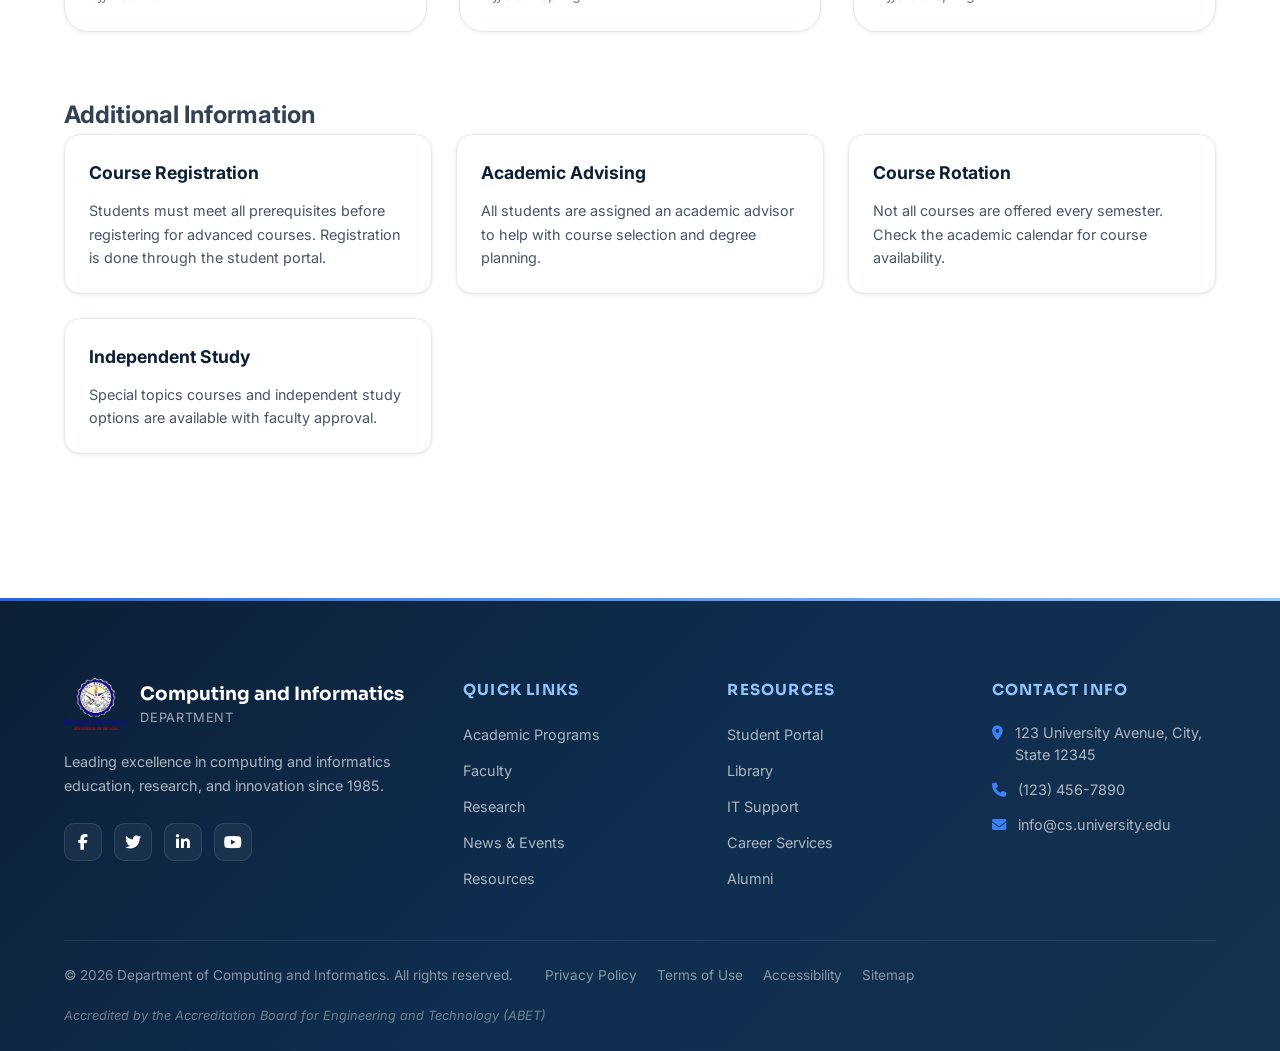
<file: course-catalog.html>
<!DOCTYPE html>
<html lang="en">
<head>
    <meta charset="UTF-8">
    <meta name="viewport" content="width=device-width, initial-scale=1.0, maximum-scale=5.0, user-scalable=yes, viewport-fit=cover">
    <meta name="description" content="Course Catalog - Bugema University Computing and Informatics Department">
    <meta name="keywords" content="course catalog, computing and informatics courses, bugema university">
    <meta name="author" content="Department of Computing and Informatics">
    <title>Course Catalog | Department of Computing and Informatics | Bugema University</title>
    <link rel="stylesheet" href="styles.css">
    <link rel="preconnect" href="https://fonts.googleapis.com">
    <link rel="preconnect" href="https://fonts.gstatic.com" crossorigin>
    <link href="https://fonts.googleapis.com/css2?family=Inter:wght@300;400;500;600;700&family=Merriweather:wght@300;400;700&display=swap" rel="stylesheet">
    <link rel="stylesheet" href="https://cdnjs.cloudflare.com/ajax/libs/font-awesome/6.4.0/css/all.min.css">
</head>
<body>
    <header class="header">
        <nav class="navbar">
            <div class="nav-container">
                <div class="nav-brand">
                    <a href="index.html" class="brand-link">
                        <div class="brand-logo">
                            <img src="bugema logo.png" alt="Bugema Logo" class="nav-logo-img">
                        </div>
                        <div class="brand-text">
                            <span class="brand-name">Computing and Informatics</span>
                            <span class="brand-tagline">Department</span>
                        </div>
                    </a>
                </div>
                <button class="nav-toggle" aria-label="Toggle navigation">
                    <span class="hamburger-line"></span>
                    <span class="hamburger-line"></span>
                    <span class="hamburger-line"></span>
                </button>
                <ul class="nav-menu">
                    <li class="nav-item"><a href="index.html" class="nav-link">Home</a></li>
                    <li class="nav-item"><a href="about.html" class="nav-link">About</a></li>
                    <li class="nav-item"><a href="programs.html" class="nav-link">Programs</a></li>
                    <li class="nav-item"><a href="faculty.html" class="nav-link">Faculty</a></li>
                    <li class="nav-item"><a href="research.html" class="nav-link">Research</a></li>
                    <li class="nav-item"><a href="news.html" class="nav-link">News & Events</a></li>
                    <li class="nav-item"><a href="resources.html" class="nav-link">Resources</a></li>
                    <li class="nav-item"><a href="contact.html" class="nav-link">Contact</a></li>
                    <li class="nav-item nav-cta"><a href="https://erms.bugemauniv.ac.ug/student/login/" class="nav-link cta-button" target="_blank">Student Portal</a></li>
                </ul>
            </div>
        </nav>
    </header>

    <main>
        <section class="page-hero catalog-hero">
            <div class="container">
                <h1 class="page-hero-title">Course Catalog</h1>
                <p class="page-hero-sub">Comprehensive list of courses offered by our department</p>
            </div>
        </section>

        <section class="section">
            <div class="container">
                <div class="catalog-intro">
                    <h2>Program Overview</h2>
                    <p>Our Computing and Informatics program offers a comprehensive curriculum designed to prepare students for careers in technology, research, and innovation. Courses are structured to provide both theoretical foundations and practical skills.</p>
                </div>

                <div class="course-levels">
                    <div class="level-section">
                        <h2>100-Level Courses (Foundation)</h2>
                        <div class="course-grid">
                            <div class="course-card">
                                <div class="course-header">
                                    <h3>CS 101: Introduction to Computing and Informatics</h3>
                                    <span class="course-code">CS 101</span>
                                </div>
                                <div class="course-details">
                                    <p class="course-credits">3 Credits</p>
                                    <p class="course-description">Fundamental concepts of computing and informatics including algorithms, data structures, and problem-solving methodologies.</p>
                                    <div class="course-topics">
                                        <h4>Topics Covered:</h4>
                                        <ul>
                                            <li>Algorithm design and analysis</li>
                                            <li>Basic data structures</li>
                                            <li>Programming paradigms</li>
                                            <li>Computational thinking</li>
                                        </ul>
                                    </div>
                                    <div class="course-info">
                                        <span class="course-prereq">Prerequisite: None</span>
                                        <span class="course-offering">Offered: Fall, Spring</span>
                                    </div>
                                </div>
                            </div>

                            <div class="course-card">
                                <div class="course-header">
                                    <h3>CS 102: Programming Fundamentals</h3>
                                    <span class="course-code">CS 102</span>
                                </div>
                                <div class="course-details">
                                    <p class="course-credits">4 Credits</p>
                                    <p class="course-description">Introduction to programming using Python. Emphasis on problem-solving and software development practices.</p>
                                    <div class="course-topics">
                                        <h4>Topics Covered:</h4>
                                        <ul>
                                            <li>Variables and data types</li>
                                            <li>Control structures</li>
                                            <li>Functions and modules</li>
                                            <li>Object-oriented programming basics</li>
                                        </ul>
                                    </div>
                                    <div class="course-info">
                                        <span class="course-prereq">Prerequisite: CS 101</span>
                                        <span class="course-offering">Offered: Fall, Spring</span>
                                    </div>
                                </div>
                            </div>

                            <div class="course-card">
                                <div class="course-header">
                                    <h3>CS 110: Discrete Mathematics</h3>
                                    <span class="course-code">CS 110</span>
                                </div>
                                <div class="course-details">
                                    <p class="course-credits">3 Credits</p>
                                    <p class="course-description">Mathematical foundations essential for computing and informatics including logic, sets, and combinatorics.</p>
                                    <div class="course-topics">
                                        <h4>Topics Covered:</h4>
                                        <ul>
                                            <li>Logic and proofs</li>
                                            <li>Sets and functions</li>
                                            <li>Combinatorics</li>
                                            <li>Graph theory basics</li>
                                        </ul>
                                    </div>
                                    <div class="course-info">
                                        <span class="course-prereq">Prerequisite: None</span>
                                        <span class="course-offering">Offered: Fall</span>
                                    </div>
                                </div>
                            </div>
                        </div>
                    </div>

                    <div class="level-section">
                        <h2>200-Level Courses (Core)</h2>
                        <div class="course-grid">
                            <div class="course-card">
                                <div class="course-header">
                                    <h3>CS 201: Data Structures and Algorithms</h3>
                                    <span class="course-code">CS 201</span>
                                </div>
                                <div class="course-details">
                                    <p class="course-credits">4 Credits</p>
                                    <p class="course-description">In-depth study of data structures and algorithm design and analysis techniques.</p>
                                    <div class="course-topics">
                                        <h4>Topics Covered:</h4>
                                        <ul>
                                            <li>Arrays, linked lists, stacks, queues</li>
                                            <li>Trees and graphs</li>
                                            <li>Sorting and searching algorithms</li>
                                            <li>Algorithm complexity analysis</li>
                                        </ul>
                                    </div>
                                    <div class="course-info">
                                        <span class="course-prereq">Prerequisite: CS 102</span>
                                        <span class="course-offering">Offered: Fall, Spring</span>
                                    </div>
                                </div>
                            </div>

                            <div class="course-card">
                                <div class="course-header">
                                    <h3>CS 210: Computer Architecture</h3>
                                    <span class="course-code">CS 210</span>
                                </div>
                                <div class="course-details">
                                    <p class="course-credits">3 Credits</p>
                                    <p class="course-description">Study of computer organization, digital logic, and processor design.</p>
                                    <div class="course-topics">
                                        <h4>Topics Covered:</h4>
                                        <ul>
                                            <li>Digital logic circuits</li>
                                            <li>Processor architecture</li>
                                            <li>Memory systems</li>
                                            <li>Instruction sets</li>
                                        </ul>
                                    </div>
                                    <div class="course-info">
                                        <span class="course-prereq">Prerequisite: CS 101</span>
                                        <span class="course-offering">Offered: Spring</span>
                                    </div>
                                </div>
                            </div>

                            <div class="course-card">
                                <div class="course-header">
                                    <h3>CS 220: Database Systems</h3>
                                    <span class="course-code">CS 220</span>
                                </div>
                                <div class="course-details">
                                    <p class="course-credits">3 Credits</p>
                                    <p class="course-description">Introduction to database design, implementation, and management.</p>
                                    <div class="course-topics">
                                        <h4>Topics Covered:</h4>
                                        <ul>
                                            <li>Relational database design</li>
                                            <li>SQL programming</li>
                                            <li>Database normalization</li>
                                            <li>NoSQL databases</li>
                                        </ul>
                                    </div>
                                    <div class="course-info">
                                        <span class="course-prereq">Prerequisite: CS 201</span>
                                        <span class="course-offering">Offered: Fall, Spring</span>
                                    </div>
                                </div>
                            </div>
                        </div>
                    </div>

                    <div class="level-section">
                        <h2>300-Level Courses (Advanced)</h2>
                        <div class="course-grid">
                            <div class="course-card">
                                <div class="course-header">
                                    <h3>CS 301: Software Engineering</h3>
                                    <span class="course-code">CS 301</span>
                                </div>
                                <div class="course-details">
                                    <p class="course-credits">3 Credits</p>
                                    <p class="course-description">Principles and practices of software development, testing, and maintenance.</p>
                                    <div class="course-topics">
                                        <h4>Topics Covered:</h4>
                                        <ul>
                                            <li>Software development lifecycle</li>
                                            <li>Design patterns</li>
                                            <li>Testing methodologies</li>
                                            <li>Version control and collaboration</li>
                                        </ul>
                                    </div>
                                    <div class="course-info">
                                        <span class="course-prereq">Prerequisite: CS 201</span>
                                        <span class="course-offering">Offered: Fall</span>
                                    </div>
                                </div>
                            </div>

                            <div class="course-card">
                                <div class="course-header">
                                    <h3>CS 310: Artificial Intelligence</h3>
                                    <span class="course-code">CS 310</span>
                                </div>
                                <div class="course-details">
                                    <p class="course-credits">3 Credits</p>
                                    <p class="course-description">Introduction to artificial intelligence, machine learning, and intelligent systems.</p>
                                    <div class="course-topics">
                                        <h4>Topics Covered:</h4>
                                        <ul>
                                            <li>Search algorithms</li>
                                            <li>Machine learning basics</li>
                                            <li>Neural networks</li>
                                            <li>Natural language processing</li>
                                        </ul>
                                    </div>
                                    <div class="course-info">
                                        <span class="course-prereq">Prerequisite: CS 201</span>
                                        <span class="course-offering">Offered: Spring</span>
                                    </div>
                                </div>
                            </div>

                            <div class="course-card">
                                <div class="course-header">
                                    <h3>CS 320: Computer Networks</h3>
                                    <span class="course-code">CS 320</span>
                                </div>
                                <div class="course-details">
                                    <p class="course-credits">3 Credits</p>
                                    <p class="course-description">Study of network protocols, architectures, and distributed systems.</p>
                                    <div class="course-topics">
                                        <h4>Topics Covered:</h4>
                                        <ul>
                                            <li>Network protocols (TCP/IP)</li>
                                            <li>Network architectures</li>
                                            <li>Network security</li>
                                            <li>Distributed systems</li>
                                        </ul>
                                    </div>
                                    <div class="course-info">
                                        <span class="course-prereq">Prerequisite: CS 210</span>
                                        <span class="course-offering">Offered: Fall</span>
                                    </div>
                                </div>
                            </div>
                        </div>
                    </div>

                    <div class="level-section">
                        <h2>400-Level Courses (Specialization)</h2>
                        <div class="course-grid">
                            <div class="course-card">
                                <div class="course-header">
                                    <h3>CS 401: Machine Learning</h3>
                                    <span class="course-code">CS 401</span>
                                </div>
                                <div class="course-details">
                                    <p class="course-credits">3 Credits</p>
                                    <p class="course-description">Advanced study of machine learning algorithms and applications.</p>
                                    <div class="course-topics">
                                        <h4>Topics Covered:</h4>
                                        <ul>
                                            <li>Supervised and unsupervised learning</li>
                                            <li>Deep learning architectures</li>
                                            <li>Model evaluation and validation</li>
                                            <li>Real-world applications</li>
                                        </ul>
                                    </div>
                                    <div class="course-info">
                                        <span class="course-prereq">Prerequisite: CS 310</span>
                                        <span class="course-offering">Offered: Fall</span>
                                    </div>
                                </div>
                            </div>

                            <div class="course-card">
                                <div class="course-header">
                                    <h3>CS 410: Cybersecurity</h3>
                                    <span class="course-code">CS 410</span>
                                </div>
                                <div class="course-details">
                                    <p class="course-credits">3 Credits</p>
                                    <p class="course-description">Study of computer security, cryptography, and network security.</p>
                                    <div class="course-topics">
                                        <h4>Topics Covered:</h4>
                                        <ul>
                                            <li>Cryptography and encryption</li>
                                            <li>Network security protocols</li>
                                            <li>Ethical hacking</li>
                                            <li>Security policies and compliance</li>
                                        </ul>
                                    </div>
                                    <div class="course-info">
                                        <span class="course-prereq">Prerequisite: CS 320</span>
                                        <span class="course-offering">Offered: Spring</span>
                                    </div>
                                </div>
                            </div>

                            <div class="course-card">
                                <div class="course-header">
                                    <h3>CS 420: Cloud Computing</h3>
                                    <span class="course-code">CS 420</span>
                                </div>
                                <div class="course-details">
                                    <p class="course-credits">3 Credits</p>
                                    <p class="course-description">Study of cloud computing architectures, services, and deployment.</p>
                                    <div class="course-topics">
                                        <h4>Topics Covered:</h4>
                                        <ul>
                                            <li>Cloud service models (IaaS, PaaS, SaaS)</li>
                                            <li>Containerization and orchestration</li>
                                            <li>Cloud security and compliance</li>
                                            <li>DevOps practices</li>
                                        </ul>
                                    </div>
                                    <div class="course-info">
                                        <span class="course-prereq">Prerequisite: CS 301, CS 320</span>
                                        <span class="course-offering">Offered: Spring</span>
                                    </div>
                                </div>
                            </div>
                        </div>
                    </div>
                </div>

                <div class="catalog-info">
                    <h2>Additional Information</h2>
                    <div class="info-grid">
                        <div class="info-card">
                            <h3>Course Registration</h3>
                            <p>Students must meet all prerequisites before registering for advanced courses. Registration is done through the student portal.</p>
                        </div>
                        <div class="info-card">
                            <h3>Academic Advising</h3>
                            <p>All students are assigned an academic advisor to help with course selection and degree planning.</p>
                        </div>
                        <div class="info-card">
                            <h3>Course Rotation</h3>
                            <p>Not all courses are offered every semester. Check the academic calendar for course availability.</p>
                        </div>
                        <div class="info-card">
                            <h3>Independent Study</h3>
                            <p>Special topics courses and independent study options are available with faculty approval.</p>
                        </div>
                    </div>
                </div>
            </div>
        </section>
    </main>

    <footer class="footer" role="contentinfo">
        <div class="container">
            <div class="footer-content">
                <div class="footer-section">
                    <div class="footer-brand">
                        <div class="brand-logo">
                            <img src="bugema logo.png" alt="Bugema Logo" class="nav-logo-img">
                        </div>
                        <div class="brand-text">
                            <span class="brand-name">Computing and Informatics</span>
                            <span class="brand-tagline">Department</span>
                        </div>
                    </div>
                    <p class="footer-description">
                        Leading excellence in computing and informatics education, research, and innovation since 1985.
                    </p>
                    <div class="social-links">
                        <a href="#" aria-label="Facebook">
                            <i class="fab fa-facebook-f"></i>
                        </a>
                        <a href="#" aria-label="Twitter">
                            <i class="fab fa-twitter"></i>
                        </a>
                        <a href="#" aria-label="LinkedIn">
                            <i class="fab fa-linkedin-in"></i>
                        </a>
                        <a href="#" aria-label="YouTube">
                            <i class="fab fa-youtube"></i>
                        </a>
                    </div>
                </div>
                
                <div class="footer-section">
                    <h3>Quick Links</h3>
                    <ul class="footer-links">
                        <li><a href="programs.html">Academic Programs</a></li>
                        <li><a href="faculty.html">Faculty</a></li>
                        <li><a href="research.html">Research</a></li>
                        <li><a href="news.html">News & Events</a></li>
                        <li><a href="resources.html">Resources</a></li>
                    </ul>
                </div>
                
                <div class="footer-section">
                    <h3>Resources</h3>
                    <ul class="footer-links">
                        <li><a href="https://erms.bugemauniv.ac.ug/student/login/" target="_blank">Student Portal</a></li>
                        <li><a href="#">Library</a></li>
                        <li><a href="#">IT Support</a></li>
                        <li><a href="#">Career Services</a></li>
                        <li><a href="#">Alumni</a></li>
                    </ul>
                </div>
                
                <div class="footer-section">
                    <h3>Contact Info</h3>
                    <ul class="footer-contact">
                        <li>
                            <i class="fas fa-map-marker-alt"></i>
                            123 University Avenue, City, State 12345
                        </li>
                        <li>
                            <i class="fas fa-phone"></i>
                            (123) 456-7890
                        </li>
                        <li>
                            <i class="fas fa-envelope"></i>
                            info@cs.university.edu
                        </li>
                    </ul>
                </div>
            </div>
            
            <div class="footer-bottom">
                <div class="footer-legal">
                    <p>&copy; 2026 Department of Computing and Informatics. All rights reserved.</p>
                    <ul class="legal-links">
                        <li><a href="#">Privacy Policy</a></li>
                        <li><a href="#">Terms of Use</a></li>
                        <li><a href="#">Accessibility</a></li>
                        <li><a href="#">Sitemap</a></li>
                    </ul>
                </div>
                <div class="footer-accreditation">
                    <p>Accredited by the Accreditation Board for Engineering and Technology (ABET)</p>
                </div>
            </div>
        </div>
    </footer>

    <script src="script.js"></script>
</body>
</html>
</file>
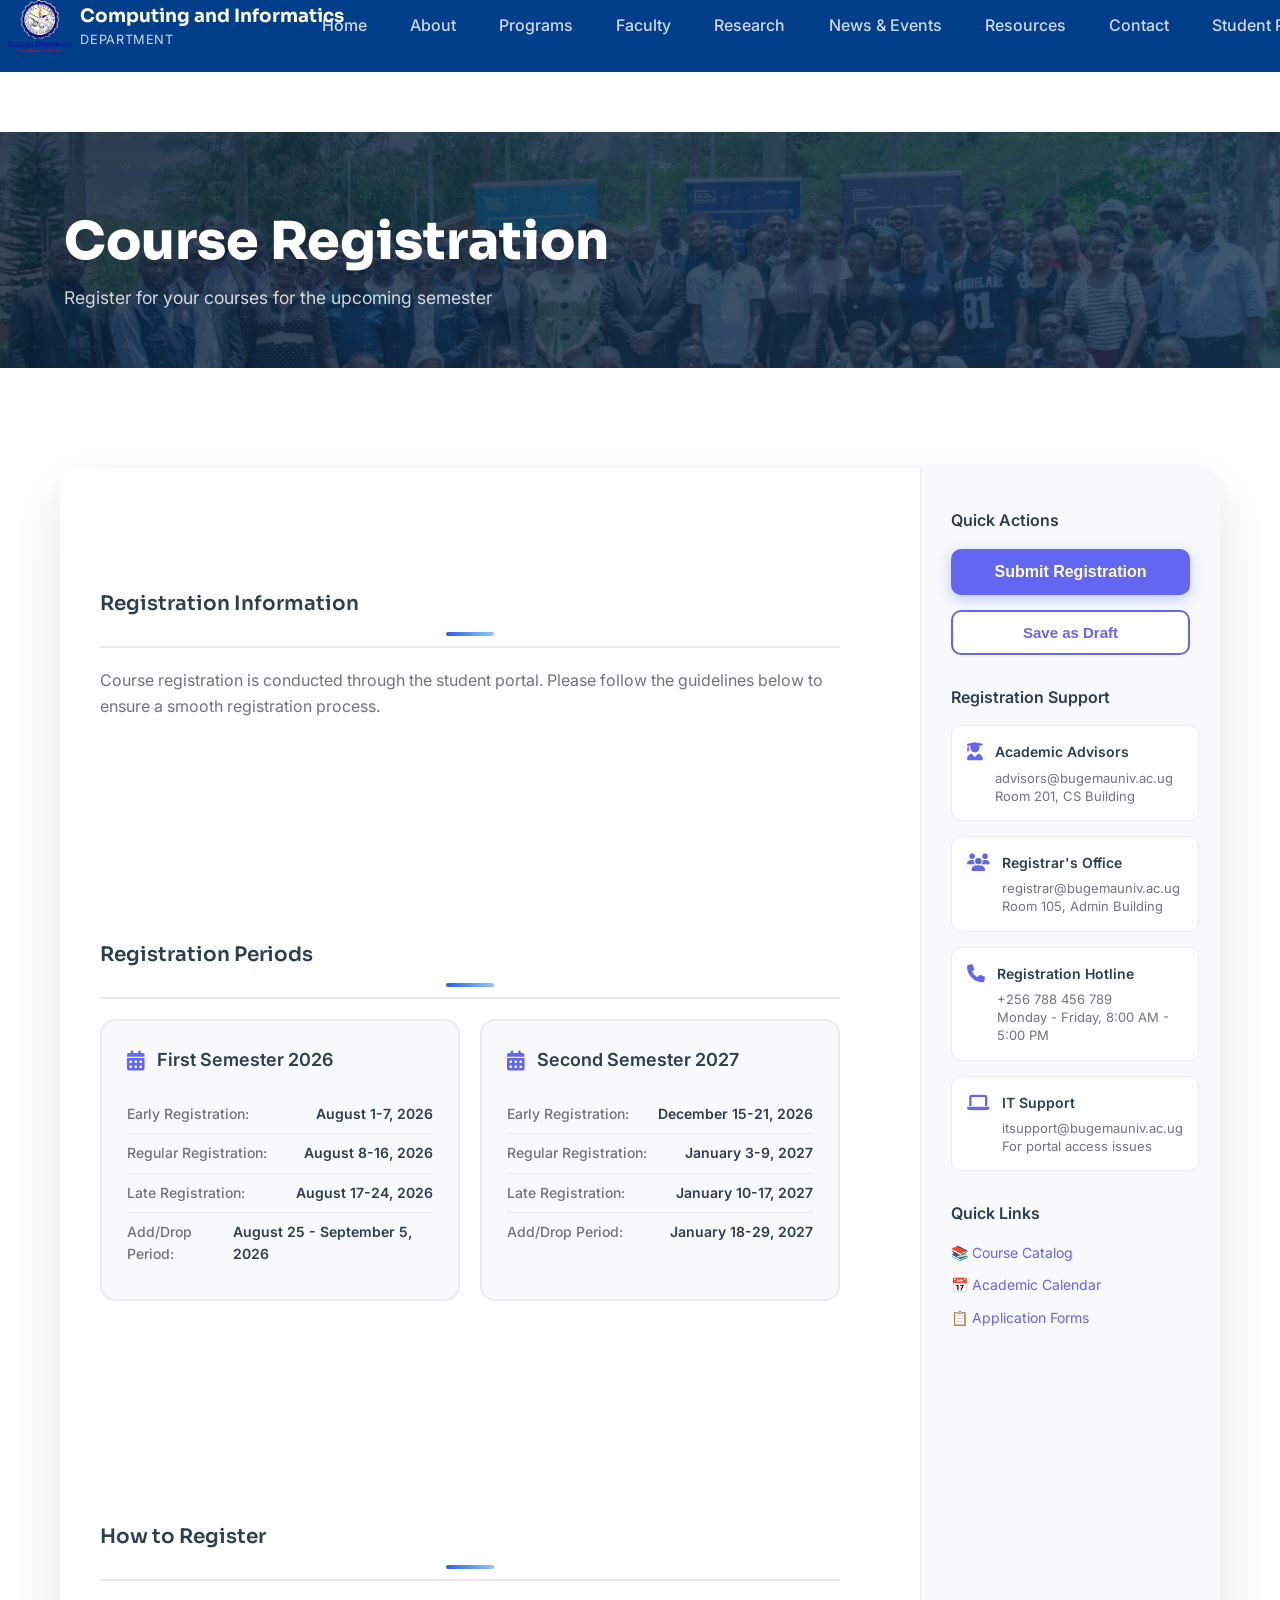
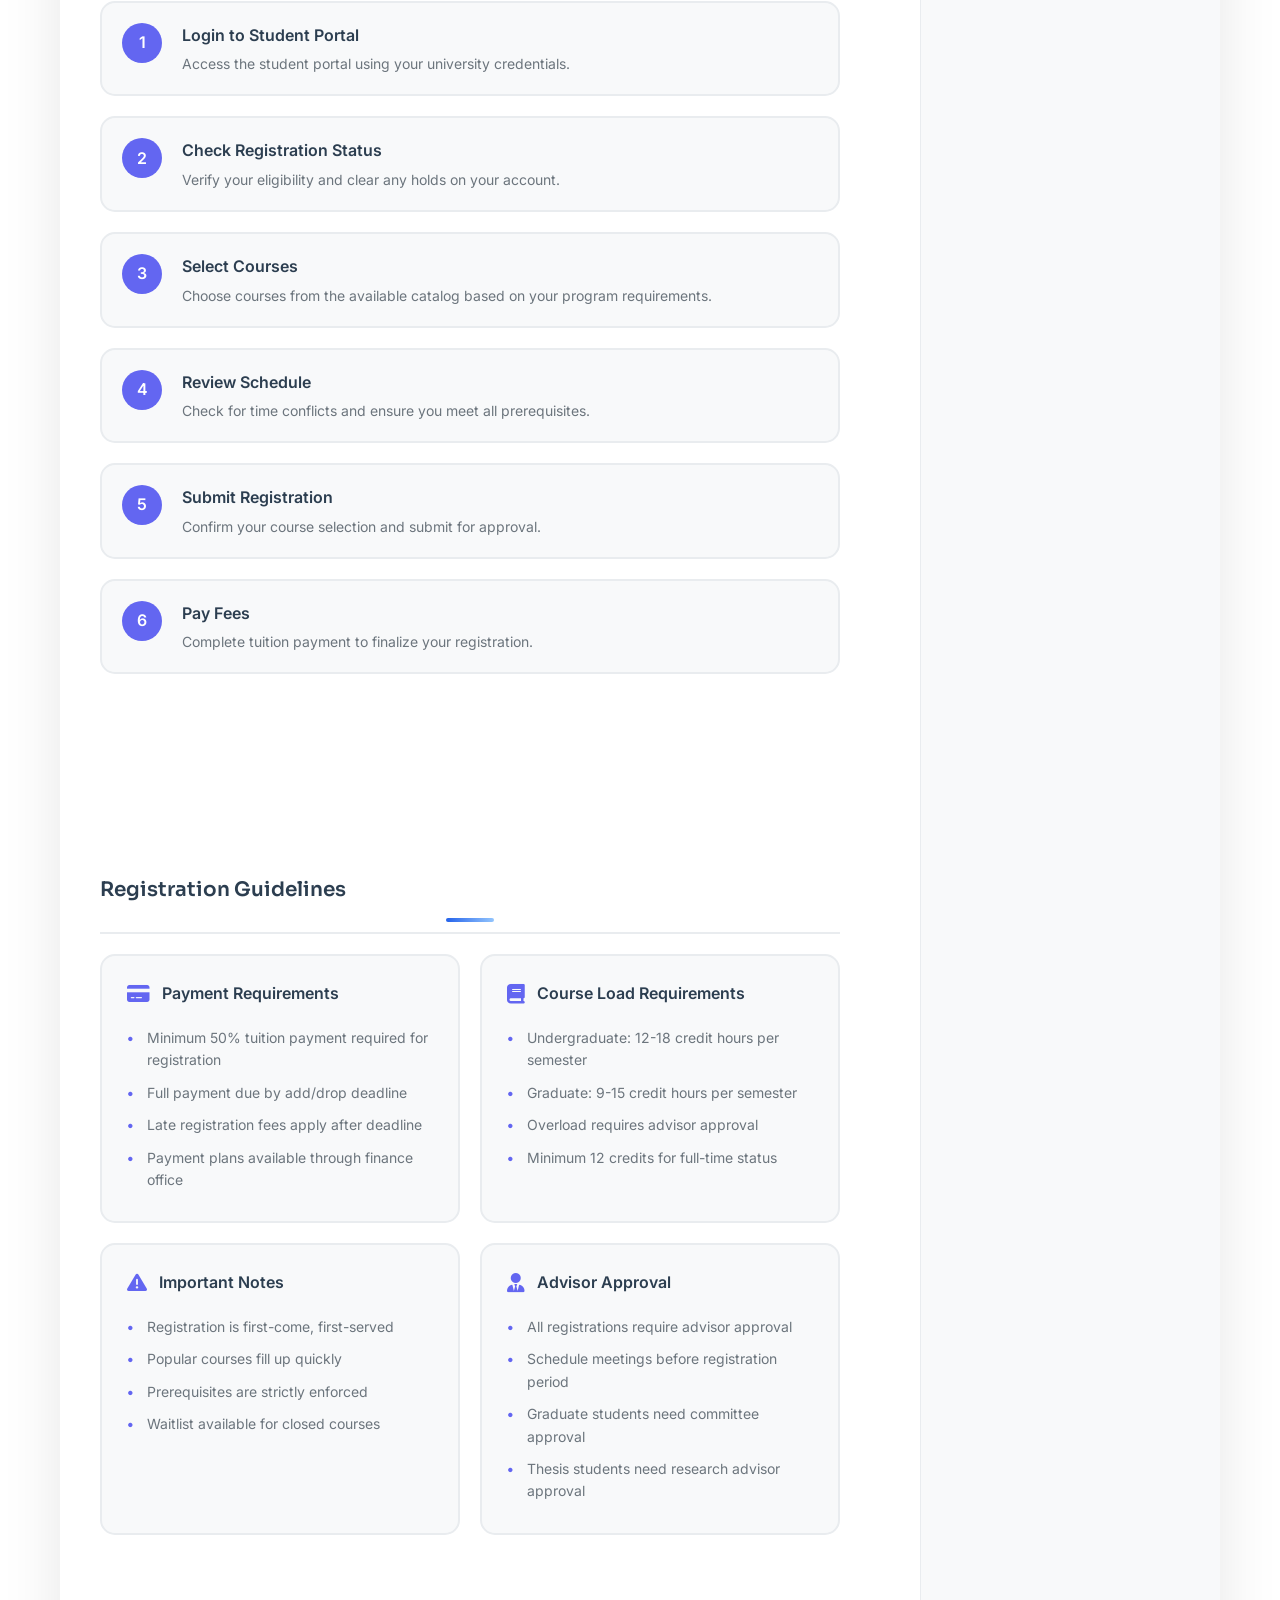
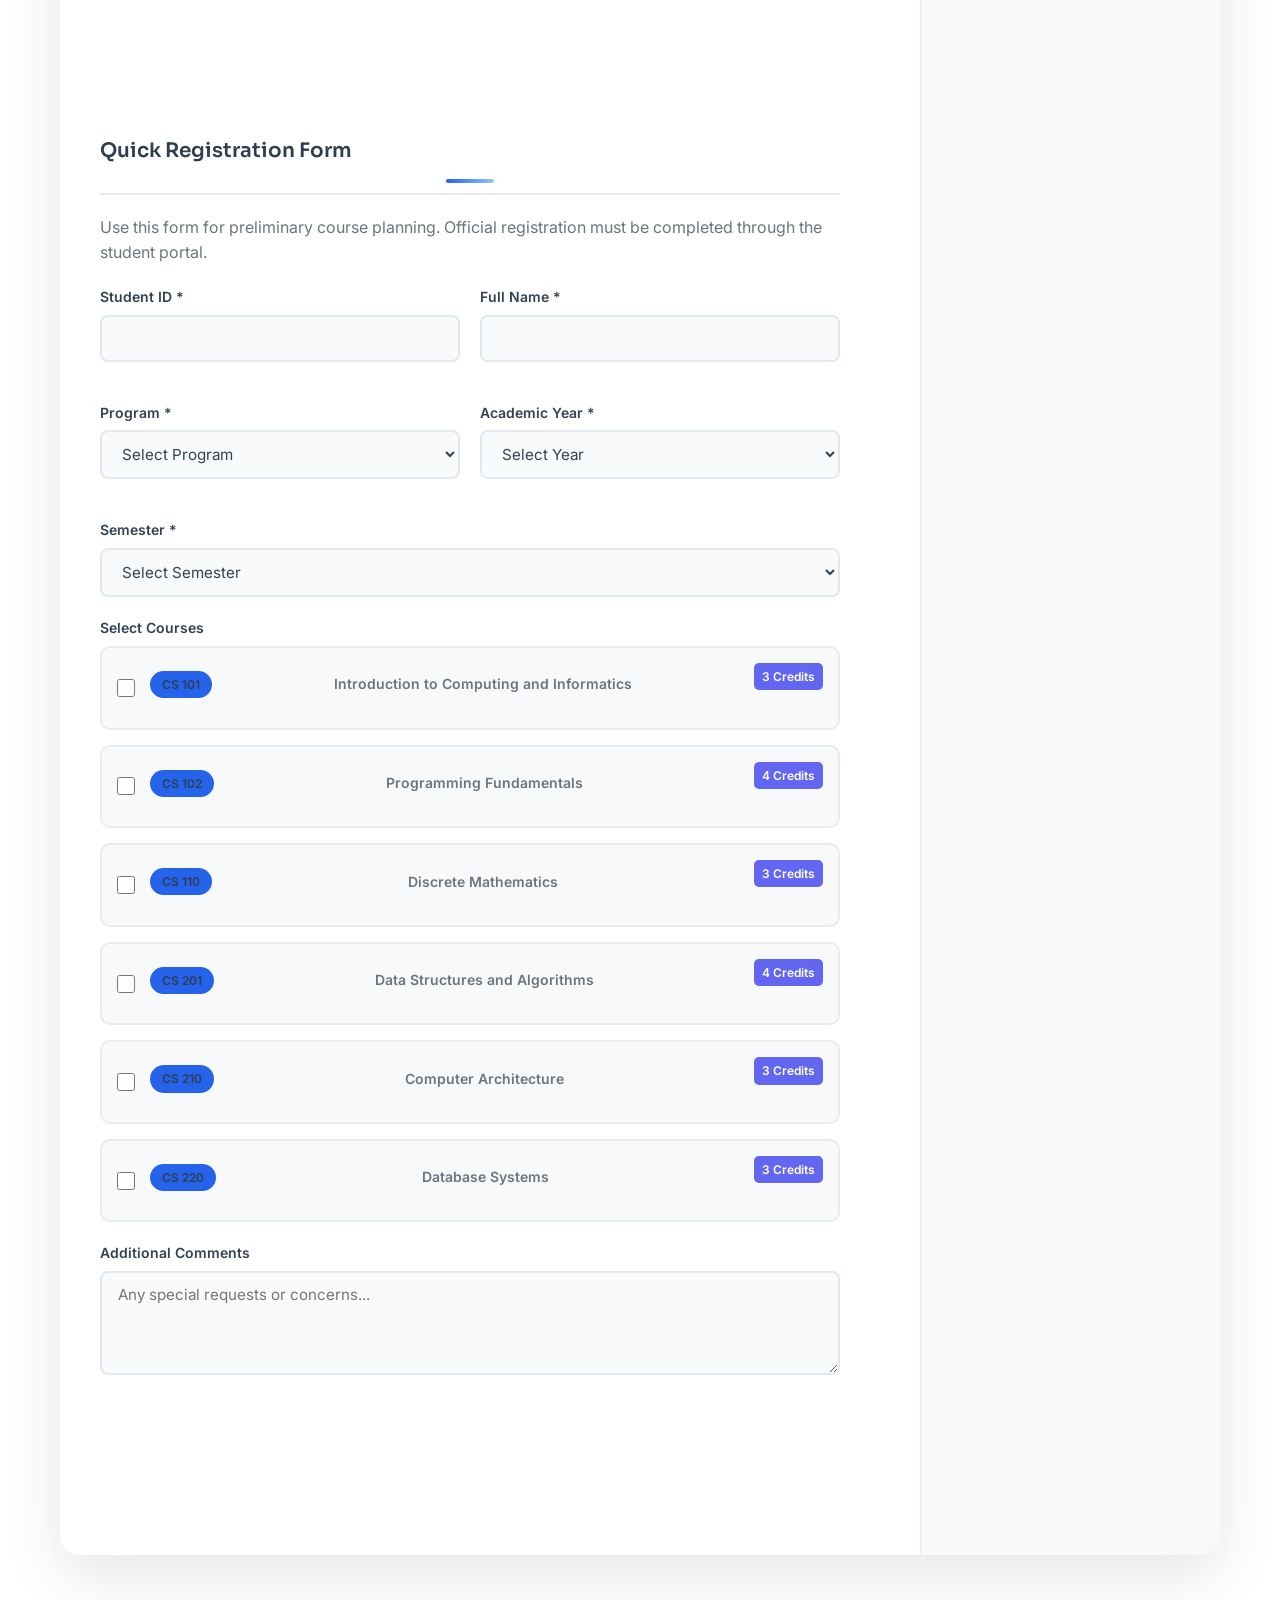
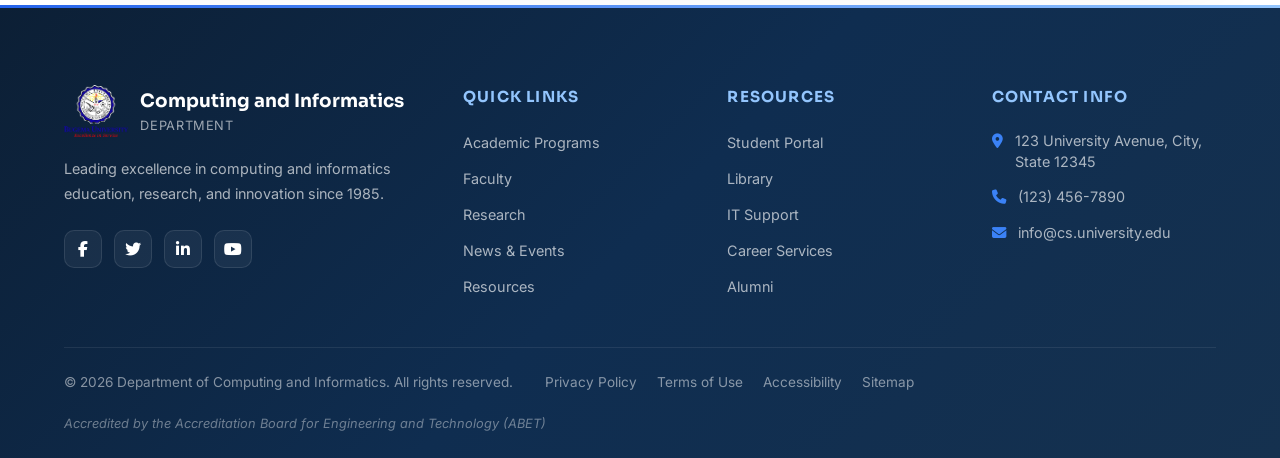
<file: course-registration.html>
<!DOCTYPE html>
<html lang="en">
<head>
    <meta charset="UTF-8">
    <meta name="viewport" content="width=device-width, initial-scale=1.0, maximum-scale=5.0, user-scalable=yes, viewport-fit=cover">
    <title>Course Registration | Bugema University Computing and Informatics</title>
    <link rel="stylesheet" href="styles.css">
    <link rel="preconnect" href="https://fonts.googleapis.com">
    <link rel="preconnect" href="https://fonts.gstatic.com" crossorigin>
    <link href="https://fonts.googleapis.com/css2?family=Inter:wght@300;400;500;600;700&display=swap" rel="stylesheet">
    <link rel="stylesheet" href="https://cdnjs.cloudflare.com/ajax/libs/font-awesome/6.4.0/css/all.min.css">
    <style>
        .registration-container {
            max-width: 1200px;
            margin: 100px auto 50px;
            padding: 0 20px;
        }
        
        .registration-wrapper {
            display: grid;
            grid-template-columns: 1fr 300px;
            gap: 40px;
            background: white;
            border-radius: 20px;
            box-shadow: 0 20px 60px rgba(0,0,0,0.1);
            overflow: hidden;
        }
        
        .registration-main {
            padding: 40px;
        }
        
        .registration-sidebar {
            background: #f8f9fa;
            padding: 40px 30px;
            border-left: 1px solid #e9ecef;
        }
        
        .page-header {
            margin-bottom: 40px;
        }
        
        .page-title {
            font-size: 32px;
            font-weight: 700;
            color: #2c3e50;
            margin-bottom: 10px;
        }
        
        .page-subtitle {
            font-size: 16px;
            color: #6c757d;
            font-weight: 400;
        }
        
        .section {
            margin-bottom: 40px;
        }
        
        .section-title {
            font-size: 20px;
            font-weight: 600;
            color: #2c3e50;
            margin-bottom: 20px;
            padding-bottom: 10px;
            border-bottom: 2px solid #e9ecef;
        }
        
        .dates-grid {
            display: grid;
            grid-template-columns: 1fr 1fr;
            gap: 20px;
            margin-bottom: 20px;
        }
        
        .date-card {
            background: #f8f9fa;
            border-radius: 15px;
            padding: 25px;
            border: 2px solid #e9ecef;
            transition: all 0.3s ease;
        }
        
        .date-card:hover {
            border-color: #6366f1;
            box-shadow: 0 10px 30px rgba(99, 102, 241, 0.1);
            transform: translateY(-2px);
        }
        
        .date-header {
            display: flex;
            align-items: center;
            gap: 12px;
            margin-bottom: 20px;
        }
        
        .date-header i {
            color: #6366f1;
            font-size: 20px;
        }
        
        .date-header h3 {
            font-size: 18px;
            font-weight: 600;
            color: #2c3e50;
            margin: 0;
        }
        
        .date-item {
            display: flex;
            justify-content: space-between;
            align-items: center;
            padding: 8px 0;
            border-bottom: 1px solid #e9ecef;
        }
        
        .date-item:last-child {
            border-bottom: none;
        }
        
        .date-label {
            font-size: 14px;
            color: #6c757d;
            font-weight: 500;
        }
        
        .date-value {
            font-size: 14px;
            color: #2c3e50;
            font-weight: 600;
        }
        
        .process-steps {
            display: grid;
            gap: 20px;
        }
        
        .step {
            display: flex;
            gap: 20px;
            padding: 20px;
            background: #f8f9fa;
            border-radius: 15px;
            border: 2px solid #e9ecef;
            transition: all 0.3s ease;
        }
        
        .step:hover {
            border-color: #6366f1;
            box-shadow: 0 10px 30px rgba(99, 102, 241, 0.1);
            transform: translateY(-2px);
        }
        
        .step-number {
            width: 40px;
            height: 40px;
            background: #6366f1;
            color: white;
            border-radius: 50%;
            display: flex;
            align-items: center;
            justify-content: center;
            font-weight: 600;
            flex-shrink: 0;
        }
        
        .step-content h3 {
            font-size: 16px;
            font-weight: 600;
            color: #2c3e50;
            margin: 0 0 5px 0;
        }
        
        .step-content p {
            font-size: 14px;
            color: #6c757d;
            margin: 0;
            line-height: 1.5;
        }
        
        .guidelines-grid {
            display: grid;
            grid-template-columns: 1fr 1fr;
            gap: 20px;
        }
        
        .guideline-card {
            background: #f8f9fa;
            border-radius: 15px;
            padding: 25px;
            border: 2px solid #e9ecef;
            transition: all 0.3s ease;
        }
        
        .guideline-card:hover {
            border-color: #6366f1;
            box-shadow: 0 10px 30px rgba(99, 102, 241, 0.1);
            transform: translateY(-2px);
        }
        
        .guideline-header {
            display: flex;
            align-items: center;
            gap: 12px;
            margin-bottom: 15px;
        }
        
        .guideline-header i {
            color: #6366f1;
            font-size: 20px;
        }
        
        .guideline-header h3 {
            font-size: 16px;
            font-weight: 600;
            color: #2c3e50;
            margin: 0;
        }
        
        .guideline-card ul {
            list-style: none;
            padding: 0;
            margin: 0;
        }
        
        .guideline-card li {
            font-size: 14px;
            color: #6c757d;
            padding: 5px 0;
            position: relative;
            padding-left: 20px;
        }
        
        .guideline-card li::before {
            content: "•";
            color: #6366f1;
            position: absolute;
            left: 0;
            font-weight: bold;
        }
        
        .form-grid {
            display: grid;
            grid-template-columns: 1fr 1fr;
            gap: 20px;
            margin-bottom: 20px;
        }
        
        .form-group {
            display: flex;
            flex-direction: column;
        }
        
        .form-label {
            font-size: 14px;
            font-weight: 500;
            color: #495057;
            margin-bottom: 8px;
        }
        
        .form-input {
            padding: 12px 16px;
            border: 2px solid #e9ecef;
            border-radius: 10px;
            font-size: 15px;
            transition: all 0.3s ease;
            background: #f8f9fa;
        }
        
        .form-input:focus {
            outline: none;
            border-color: #6366f1;
            background: white;
            box-shadow: 0 0 0 3px rgba(99, 102, 241, 0.1);
        }
        
        .form-select {
            padding: 12px 16px;
            border: 2px solid #e9ecef;
            border-radius: 10px;
            font-size: 15px;
            background: #f8f9fa;
            cursor: pointer;
            transition: all 0.3s ease;
        }
        
        .form-select:focus {
            outline: none;
            border-color: #6366f1;
            background: white;
            box-shadow: 0 0 0 3px rgba(99, 102, 241, 0.1);
        }
        
        .course-options {
            display: grid;
            gap: 15px;
        }
        
        .course-option {
            display: flex;
            align-items: center;
            gap: 15px;
            padding: 15px;
            background: #f8f9fa;
            border-radius: 10px;
            border: 2px solid #e9ecef;
            transition: all 0.3s ease;
        }
        
        .course-option:hover {
            border-color: #6366f1;
            background: white;
        }
        
        .course-option input[type="checkbox"] {
            width: 18px;
            height: 18px;
            accent-color: #6366f1;
        }
        
        .course-option label {
            flex: 1;
            display: flex;
            justify-content: space-between;
            align-items: center;
            cursor: pointer;
        }
        
        .course-code {
            font-weight: 600;
            color: #2c3e50;
        }
        
        .course-title {
            color: #6c757d;
            font-size: 14px;
        }
        
        .course-credits {
            background: #6366f1;
            color: white;
            padding: 4px 8px;
            border-radius: 5px;
            font-size: 12px;
            font-weight: 600;
        }
        
        .btn-primary {
            background: #6366f1;
            color: white;
            border: none;
            padding: 14px 28px;
            border-radius: 10px;
            font-size: 16px;
            font-weight: 600;
            cursor: pointer;
            transition: all 0.3s ease;
            width: 100%;
            margin-bottom: 15px;
        }
        
        .btn-primary:hover {
            background: #4f46e5;
            transform: translateY(-2px);
            box-shadow: 0 10px 25px rgba(99, 102, 241, 0.3);
        }
        
        .btn-secondary {
            background: white;
            color: #6366f1;
            border: 2px solid #6366f1;
            padding: 12px 24px;
            border-radius: 10px;
            font-size: 15px;
            font-weight: 600;
            cursor: pointer;
            transition: all 0.3s ease;
            width: 100%;
        }
        
        .btn-secondary:hover {
            background: #f8f9fa;
            transform: translateY(-2px);
        }
        
        .sidebar-section {
            margin-bottom: 30px;
        }
        
        .sidebar-title {
            font-size: 16px;
            font-weight: 600;
            color: #2c3e50;
            margin-bottom: 15px;
        }
        
        .support-grid {
            display: grid;
            gap: 15px;
        }
        
        .support-item {
            display: flex;
            align-items: flex-start;
            gap: 12px;
            padding: 15px;
            background: white;
            border-radius: 10px;
            border: 1px solid #e9ecef;
        }
        
        .support-item i {
            color: #6366f1;
            font-size: 18px;
            margin-top: 2px;
        }
        
        .support-item h4 {
            font-size: 14px;
            font-weight: 600;
            color: #2c3e50;
            margin: 0 0 5px 0;
        }
        
        .support-item p {
            font-size: 13px;
            color: #6c757d;
            margin: 0;
            line-height: 1.4;
        }
        
        .help-text {
            font-size: 13px;
            color: #6c757d;
            margin-top: 5px;
        }
        
        @media (max-width: 768px) {
            .registration-wrapper {
                grid-template-columns: 1fr;
            }
            
            .dates-grid {
                grid-template-columns: 1fr;
            }
            
            .guidelines-grid {
                grid-template-columns: 1fr;
            }
            
            .form-grid {
                grid-template-columns: 1fr;
            }
            
            .registration-main {
                padding: 30px 20px;
            }
        }
    </style>
</head>
<body>
    <header class="header">
        <nav class="navbar">
            <div class="nav-container">
                <div class="nav-brand">
                    <a href="index.html" class="brand-link">
                        <div class="brand-logo">
                            <img src="bugema logo.png" alt="Bugema Logo" class="nav-logo-img">
                        </div>
                        <div class="brand-text">
                            <span class="brand-name">Computing and Informatics</span>
                            <span class="brand-tagline">Department</span>
                        </div>
                    </a>
                </div>
                <button class="nav-toggle" aria-label="Toggle navigation">
                    <span class="hamburger-line"></span>
                    <span class="hamburger-line"></span>
                    <span class="hamburger-line"></span>
                </button>
                <ul class="nav-menu">
                    <li class="nav-item"><a href="index.html" class="nav-link">Home</a></li>
                    <li class="nav-item"><a href="about.html" class="nav-link">About</a></li>
                    <li class="nav-item"><a href="programs.html" class="nav-link">Programs</a></li>
                    <li class="nav-item"><a href="faculty.html" class="nav-link">Faculty</a></li>
                    <li class="nav-item"><a href="research.html" class="nav-link">Research</a></li>
                    <li class="nav-item"><a href="news.html" class="nav-link">News &amp; Events</a></li>
                    <li class="nav-item"><a href="resources.html" class="nav-link active">Resources</a></li>
                    <li class="nav-item"><a href="contact.html" class="nav-link">Contact</a></li>
                    <li class="nav-item nav-cta"><a href="https://erms.bugemauniv.ac.ug/student/login/" class="nav-link cta-button" target="_blank">Student Portal</a></li>
                </ul>
            </div>
        </nav>
    </header>

    <main>
        <section class="page-hero registration-hero">
            <div class="container">
                <h1 class="page-hero-title">Course Registration</h1>
                <p class="page-hero-sub">Register for your courses for the upcoming semester</p>
            </div>
        </section>

        <div class="registration-container">
            <div class="registration-wrapper">
                <div class="registration-main">
                    <div class="section">
                        <h2 class="section-title">Registration Information</h2>
                        <p style="color: #6c757d; margin-bottom: 20px;">Course registration is conducted through the student portal. Please follow the guidelines below to ensure a smooth registration process.</p>
                    </div>

                <div class="section">
                    <h2 class="section-title">Registration Periods</h2>
                    <div class="dates-grid">
                        <div class="date-card">
                            <div class="date-header">
                                <i class="fas fa-calendar-alt"></i>
                                <h3>First Semester 2026</h3>
                            </div>
                            <div class="date-details">
                                <div class="date-item">
                                    <span class="date-label">Early Registration:</span>
                                    <span class="date-value">August 1-7, 2026</span>
                                </div>
                                <div class="date-item">
                                    <span class="date-label">Regular Registration:</span>
                                    <span class="date-value">August 8-16, 2026</span>
                                </div>
                                <div class="date-item">
                                    <span class="date-label">Late Registration:</span>
                                    <span class="date-value">August 17-24, 2026</span>
                                </div>
                                <div class="date-item">
                                    <span class="date-label">Add/Drop Period:</span>
                                    <span class="date-value">August 25 - September 5, 2026</span>
                                </div>
                            </div>
                        </div>

                        <div class="date-card">
                            <div class="date-header">
                                <i class="fas fa-calendar-alt"></i>
                                <h3>Second Semester 2027</h3>
                            </div>
                            <div class="date-details">
                                <div class="date-item">
                                    <span class="date-label">Early Registration:</span>
                                    <span class="date-value">December 15-21, 2026</span>
                                </div>
                                <div class="date-item">
                                    <span class="date-label">Regular Registration:</span>
                                    <span class="date-value">January 3-9, 2027</span>
                                </div>
                                <div class="date-item">
                                    <span class="date-label">Late Registration:</span>
                                    <span class="date-value">January 10-17, 2027</span>
                                </div>
                                <div class="date-item">
                                    <span class="date-label">Add/Drop Period:</span>
                                    <span class="date-value">January 18-29, 2027</span>
                                </div>
                            </div>
                        </div>
                    </div>
                </div>

                <div class="section">
                    <h2 class="section-title">How to Register</h2>
                    <div class="process-steps">
                        <div class="step">
                            <div class="step-number">1</div>
                            <div class="step-content">
                                <h3>Login to Student Portal</h3>
                                <p>Access the student portal using your university credentials.</p>
                            </div>
                        </div>
                        <div class="step">
                            <div class="step-number">2</div>
                            <div class="step-content">
                                <h3>Check Registration Status</h3>
                                <p>Verify your eligibility and clear any holds on your account.</p>
                            </div>
                        </div>
                        <div class="step">
                            <div class="step-number">3</div>
                            <div class="step-content">
                                <h3>Select Courses</h3>
                                <p>Choose courses from the available catalog based on your program requirements.</p>
                            </div>
                        </div>
                        <div class="step">
                            <div class="step-number">4</div>
                            <div class="step-content">
                                <h3>Review Schedule</h3>
                                <p>Check for time conflicts and ensure you meet all prerequisites.</p>
                            </div>
                        </div>
                        <div class="step">
                            <div class="step-number">5</div>
                            <div class="step-content">
                                <h3>Submit Registration</h3>
                                <p>Confirm your course selection and submit for approval.</p>
                            </div>
                        </div>
                        <div class="step">
                            <div class="step-number">6</div>
                            <div class="step-content">
                                <h3>Pay Fees</h3>
                                <p>Complete tuition payment to finalize your registration.</p>
                            </div>
                        </div>
                    </div>
                </div>

                <div class="section">
                    <h2 class="section-title">Registration Guidelines</h2>
                    <div class="guidelines-grid">
                        <div class="guideline-card">
                            <div class="guideline-header">
                                <i class="fas fa-credit-card"></i>
                                <h3>Payment Requirements</h3>
                            </div>
                            <ul>
                                <li>Minimum 50% tuition payment required for registration</li>
                                <li>Full payment due by add/drop deadline</li>
                                <li>Late registration fees apply after deadline</li>
                                <li>Payment plans available through finance office</li>
                            </ul>
                        </div>

                        <div class="guideline-card">
                            <div class="guideline-header">
                                <i class="fas fa-book"></i>
                                <h3>Course Load Requirements</h3>
                            </div>
                            <ul>
                                <li>Undergraduate: 12-18 credit hours per semester</li>
                                <li>Graduate: 9-15 credit hours per semester</li>
                                <li>Overload requires advisor approval</li>
                                <li>Minimum 12 credits for full-time status</li>
                            </ul>
                        </div>

                        <div class="guideline-card">
                            <div class="guideline-header">
                                <i class="fas fa-exclamation-triangle"></i>
                                <h3>Important Notes</h3>
                            </div>
                            <ul>
                                <li>Registration is first-come, first-served</li>
                                <li>Popular courses fill up quickly</li>
                                <li>Prerequisites are strictly enforced</li>
                                <li>Waitlist available for closed courses</li>
                            </ul>
                        </div>

                        <div class="guideline-card">
                            <div class="guideline-header">
                                <i class="fas fa-user-tie"></i>
                                <h3>Advisor Approval</h3>
                            </div>
                            <ul>
                                <li>All registrations require advisor approval</li>
                                <li>Schedule meetings before registration period</li>
                                <li>Graduate students need committee approval</li>
                                <li>Thesis students need research advisor approval</li>
                            </ul>
                        </div>
                    </div>
                </div>

                <div class="section">
                    <h2 class="section-title">Quick Registration Form</h2>
                    <p style="color: #6c757d; margin-bottom: 20px;">Use this form for preliminary course planning. Official registration must be completed through the student portal.</p>
                    
                    <form id="preRegistrationForm">
                        <div class="form-grid">
                            <div class="form-group">
                                <label class="form-label">Student ID *</label>
                                <input type="text" class="form-input" name="studentId" required>
                            </div>
                            <div class="form-group">
                                <label class="form-label">Full Name *</label>
                                <input type="text" class="form-input" name="studentName" required>
                            </div>
                        </div>

                        <div class="form-grid">
                            <div class="form-group">
                                <label class="form-label">Program *</label>
                                <select class="form-select" name="program" required>
                                    <option value="">Select Program</option>
                                    <option value="bsc-cs">B.Sc. Computing and Informatics</option>
                                    <option value="bsc-it">B.Sc. Information Technology</option>
                                    <option value="msc-cs">M.Sc. Computing and Informatics</option>
                                    <option value="pgd-cs">PGD Computing and Informatics</option>
                                </select>
                            </div>
                            <div class="form-group">
                                <label class="form-label">Academic Year *</label>
                                <select class="form-select" name="year" required>
                                    <option value="">Select Year</option>
                                    <option value="1">Year 1</option>
                                    <option value="2">Year 2</option>
                                    <option value="3">Year 3</option>
                                    <option value="4">Year 4</option>
                                </select>
                            </div>
                        </div>

                        <div class="form-group">
                            <label class="form-label">Semester *</label>
                            <select class="form-select" name="semester" required>
                                <option value="">Select Semester</option>
                                <option value="fall2026">Fall 2026 (First Semester)</option>
                                <option value="spring2027">Spring 2027 (Second Semester)</option>
                            </select>
                        </div>

                        <div class="form-group">
                            <label class="form-label">Select Courses</label>
                            <div class="course-options">
                                <div class="course-option">
                                    <input type="checkbox" id="cs101" name="courses" value="CS101">
                                    <label for="cs101">
                                        <span class="course-code">CS 101</span>
                                        <span class="course-title">Introduction to Computing and Informatics</span>
                                        <span class="course-credits">3 Credits</span>
                                    </label>
                                </div>
                                <div class="course-option">
                                    <input type="checkbox" id="cs102" name="courses" value="CS102">
                                    <label for="cs102">
                                        <span class="course-code">CS 102</span>
                                        <span class="course-title">Programming Fundamentals</span>
                                        <span class="course-credits">4 Credits</span>
                                    </label>
                                </div>
                                <div class="course-option">
                                    <input type="checkbox" id="cs110" name="courses" value="CS110">
                                    <label for="cs110">
                                        <span class="course-code">CS 110</span>
                                        <span class="course-title">Discrete Mathematics</span>
                                        <span class="course-credits">3 Credits</span>
                                    </label>
                                </div>
                                <div class="course-option">
                                    <input type="checkbox" id="cs201" name="courses" value="CS201">
                                    <label for="cs201">
                                        <span class="course-code">CS 201</span>
                                        <span class="course-title">Data Structures and Algorithms</span>
                                        <span class="course-credits">4 Credits</span>
                                    </label>
                                </div>
                                <div class="course-option">
                                    <input type="checkbox" id="cs210" name="courses" value="CS210">
                                    <label for="cs210">
                                        <span class="course-code">CS 210</span>
                                        <span class="course-title">Computer Architecture</span>
                                        <span class="course-credits">3 Credits</span>
                                    </label>
                                </div>
                                <div class="course-option">
                                    <input type="checkbox" id="cs220" name="courses" value="CS220">
                                    <label for="cs220">
                                        <span class="course-code">CS 220</span>
                                        <span class="course-title">Database Systems</span>
                                        <span class="course-credits">3 Credits</span>
                                    </label>
                                </div>
                            </div>
                        </div>

                        <div class="form-group">
                            <label class="form-label">Additional Comments</label>
                            <textarea class="form-input" name="comments" rows="4" placeholder="Any special requests or concerns..."></textarea>
                        </div>
                    </form>
                </div>
            </div>

            <div class="registration-sidebar">
                <div class="sidebar-section">
                    <h3 class="sidebar-title">Quick Actions</h3>
                    <button class="btn-primary" onclick="submitRegistration()">
                        Submit Registration
                    </button>
                    <button class="btn-secondary" onclick="saveDraft()">
                        Save as Draft
                    </button>
                </div>

                <div class="sidebar-section">
                    <h3 class="sidebar-title">Registration Support</h3>
                    <div class="support-grid">
                        <div class="support-item">
                            <i class="fas fa-user-graduate"></i>
                            <div>
                                <h4>Academic Advisors</h4>
                                <p>advisors@bugemauniv.ac.ug</p>
                                <p>Room 201, CS Building</p>
                            </div>
                        </div>
                        <div class="support-item">
                            <i class="fas fa-users"></i>
                            <div>
                                <h4>Registrar's Office</h4>
                                <p>registrar@bugemauniv.ac.ug</p>
                                <p>Room 105, Admin Building</p>
                            </div>
                        </div>
                        <div class="support-item">
                            <i class="fas fa-phone"></i>
                            <div>
                                <h4>Registration Hotline</h4>
                                <p>+256 788 456 789</p>
                                <p>Monday - Friday, 8:00 AM - 5:00 PM</p>
                            </div>
                        </div>
                        <div class="support-item">
                            <i class="fas fa-laptop"></i>
                            <div>
                                <h4>IT Support</h4>
                                <p>itsupport@bugemauniv.ac.ug</p>
                                <p>For portal access issues</p>
                            </div>
                        </div>
                    </div>
                </div>

                <div class="sidebar-section">
                    <h3 class="sidebar-title">Quick Links</h3>
                    <div style="display: flex; flex-direction: column; gap: 10px;">
                        <a href="course-catalog.html" style="color: #6366f1; text-decoration: none; font-size: 14px;">📚 Course Catalog</a>
                        <a href="academic-calendar.html" style="color: #6366f1; text-decoration: none; font-size: 14px;">📅 Academic Calendar</a>
                        <a href="application-forms.html" style="color: #6366f1; text-decoration: none; font-size: 14px;">📋 Application Forms</a>
                    </div>
            </div>
        </div>
    </main>

    <footer class="footer" role="contentinfo">
        <div class="container">
            <div class="footer-content">
                <div class="footer-section">
                    <div class="footer-brand">
                        <div class="brand-logo">
                            <img src="bugema logo.png" alt="Bugema Logo" class="nav-logo-img">
                        </div>
                        <div class="brand-text">
                            <span class="brand-name">Computing and Informatics</span>
                            <span class="brand-tagline">Department</span>
                        </div>
                    </div>
                    <p class="footer-description">
                        Leading excellence in computing and informatics education, research, and innovation since 1985.
                    </p>
                    <div class="social-links">
                        <a href="#" aria-label="Facebook">
                            <i class="fab fa-facebook-f"></i>
                        </a>
                        <a href="#" aria-label="Twitter">
                            <i class="fab fa-twitter"></i>
                        </a>
                        <a href="#" aria-label="LinkedIn">
                            <i class="fab fa-linkedin-in"></i>
                        </a>
                        <a href="#" aria-label="YouTube">
                            <i class="fab fa-youtube"></i>
                        </a>
                    </div>
                </div>
                
                <div class="footer-section">
                    <h3>Quick Links</h3>
                    <ul class="footer-links">
                        <li><a href="programs.html">Academic Programs</a></li>
                        <li><a href="faculty.html">Faculty</a></li>
                        <li><a href="research.html">Research</a></li>
                        <li><a href="news.html">News & Events</a></li>
                        <li><a href="resources.html">Resources</a></li>
                    </ul>
                </div>
                
                <div class="footer-section">
                    <h3>Resources</h3>
                    <ul class="footer-links">
                        <li><a href="https://erms.bugemauniv.ac.ug/student/login/" target="_blank">Student Portal</a></li>
                        <li><a href="#">Library</a></li>
                        <li><a href="#">IT Support</a></li>
                        <li><a href="#">Career Services</a></li>
                        <li><a href="#">Alumni</a></li>
                    </ul>
                </div>
                
                <div class="footer-section">
                    <h3>Contact Info</h3>
                    <ul class="footer-contact">
                        <li>
                            <i class="fas fa-map-marker-alt"></i>
                            123 University Avenue, City, State 12345
                        </li>
                        <li>
                            <i class="fas fa-phone"></i>
                            (123) 456-7890
                        </li>
                        <li>
                            <i class="fas fa-envelope"></i>
                            info@cs.university.edu
                        </li>
                    </ul>
                </div>
            </div>
            
            <div class="footer-bottom">
                <div class="footer-legal">
                    <p>&copy; 2026 Department of Computing and Informatics. All rights reserved.</p>
                    <ul class="legal-links">
                        <li><a href="#">Privacy Policy</a></li>
                        <li><a href="#">Terms of Use</a></li>
                        <li><a href="#">Accessibility</a></li>
                        <li><a href="#">Sitemap</a></li>
                    </ul>
                </div>
                <div class="footer-accreditation">
                    <p>Accredited by the Accreditation Board for Engineering and Technology (ABET)</p>
                </div>
            </div>
        </div>
    </footer>

    <script src="script.js"></script>
    <script>
        function submitRegistration() {
            const form = document.getElementById('preRegistrationForm');
            const formData = new FormData(form);
            
            // Basic validation
            let isValid = true;
            const requiredFields = form.querySelectorAll('[required]');
            
            requiredFields.forEach(field => {
                if (!field.value.trim()) {
                    isValid = false;
                    field.style.borderColor = '#dc3545';
                } else {
                    field.style.borderColor = '#e9ecef';
                }
            });
            
            if (isValid) {
                showNotification('Registration submitted successfully! You will receive a confirmation email shortly.', 'success');
            } else {
                showNotification('Please fill in all required fields.', 'error');
            }
        }

        function saveDraft() {
            showNotification('Registration saved as draft. You can continue later.', 'info');
        }

        // Add course selection validation
        document.querySelectorAll('input[name="courses"]').forEach(checkbox => {
            checkbox.addEventListener('change', function() {
                const selectedCourses = document.querySelectorAll('input[name="courses"]:checked').length;
                if (selectedCourses > 6) {
                    this.checked = false;
                    showNotification('You can select maximum 6 courses per semester', 'warning');
                }
            });
        });
    </script>
</body>
</html>
</file>
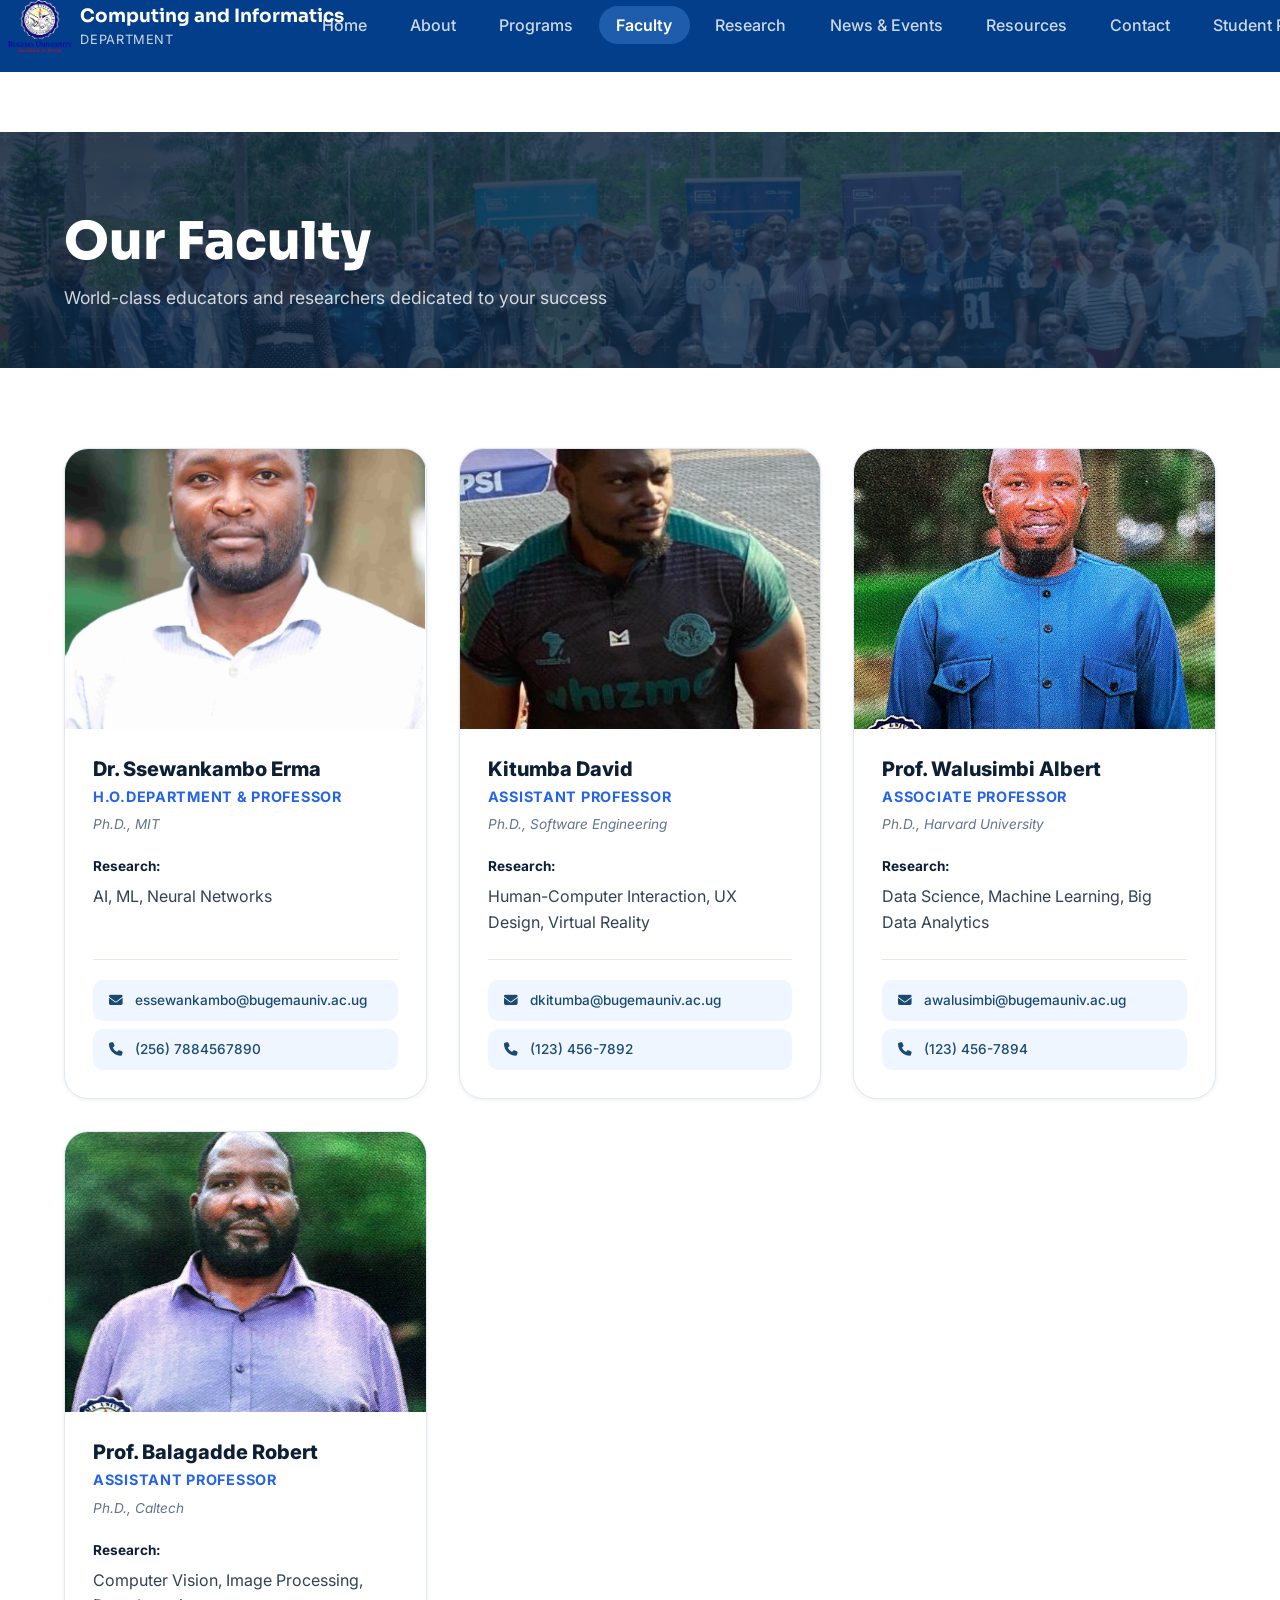
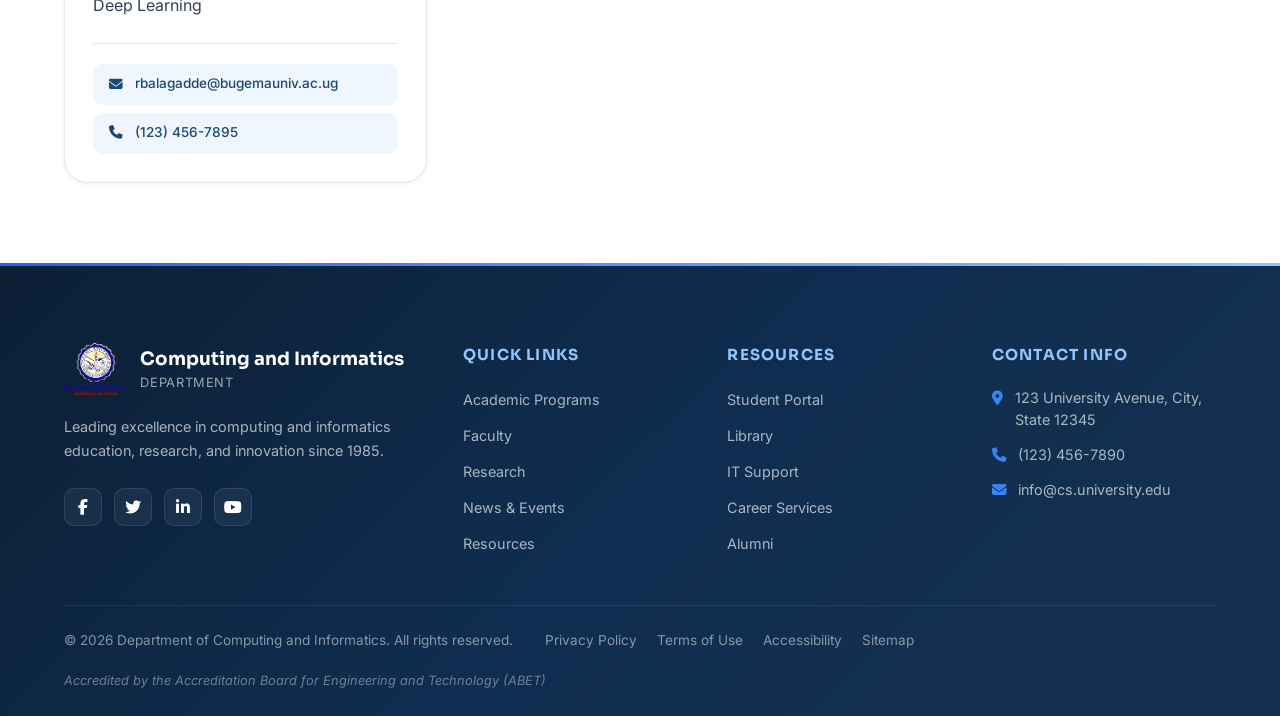
<file: faculty.html>
<!DOCTYPE html>
<html lang="en">
<head>
    <meta charset="UTF-8">
    <meta name="viewport" content="width=device-width, initial-scale=1.0, maximum-scale=5.0, user-scalable=yes, viewport-fit=cover">
    <meta name="description" content="Faculty - Our world-class educators and researchers">
    <meta name="keywords" content="computing and informatics faculty, professors, researchers">
    <meta name="author" content="Department of Computing and Informatics">
    <title>Faculty | Department of Computing and Informatics | University</title>
    <link rel="stylesheet" href="styles.css">
    <link rel="preconnect" href="https://fonts.googleapis.com">
    <link rel="preconnect" href="https://fonts.gstatic.com" crossorigin>
    <link href="https://fonts.googleapis.com/css2?family=Inter:wght@300;400;500;600;700&family=Merriweather:wght@300;400;700&display=swap" rel="stylesheet">
    <link rel="stylesheet" href="https://cdnjs.cloudflare.com/ajax/libs/font-awesome/6.4.0/css/all.min.css">
</head>
<body>
    <header class="header">
        <nav class="navbar">
            <div class="nav-container">
                <div class="nav-brand">
                    <a href="index.html" class="brand-link">
                        <div class="brand-logo">
                            <img src="bugema logo.png" alt="Bugema Logo" class="nav-logo-img">
                        </div>
                        <div class="brand-text">
                            <span class="brand-name">Computing and Informatics</span>
                            <span class="brand-tagline">Department</span>
                        </div>
                    </a>
                </div>
                <button class="nav-toggle" aria-label="Toggle navigation">
                    <span class="hamburger-line"></span>
                    <span class="hamburger-line"></span>
                    <span class="hamburger-line"></span>
                </button>
                <ul class="nav-menu">
                    <li class="nav-item"><a href="index.html" class="nav-link">Home</a></li>
                    <li class="nav-item"><a href="about.html" class="nav-link">About</a></li>
                    <li class="nav-item"><a href="programs.html" class="nav-link">Programs</a></li>
                    <li class="nav-item"><a href="faculty.html" class="nav-link active">Faculty</a></li>
                    <li class="nav-item"><a href="research.html" class="nav-link">Research</a></li>
                    <li class="nav-item"><a href="news.html" class="nav-link">News & Events</a></li>
                    <li class="nav-item"><a href="resources.html" class="nav-link">Resources</a></li>
                    <li class="nav-item"><a href="contact.html" class="nav-link">Contact</a></li>
                    <li class="nav-item nav-cta"><a href="https://erms.bugemauniv.ac.ug/student/login/" class="nav-link cta-button" target="_blank">Student Portal</a></li>
                </ul>
            </div>
        </nav>
    </header>

    <main>
        <section class="page-hero faculty-hero">
            <div class="container">
                <h1 class="page-hero-title">Our Faculty</h1>
                <p class="page-hero-sub">World-class educators and researchers dedicated to your success</p>
            </div>
        </section>

        <section class="section">
            <div class="container">
                <div class="faculty-grid">
                    <div class="faculty-card">
                        <div class="faculty-image">
                            <img src="erma.png" alt="Dr. Sarah Johnson">
                        </div>
                        <div class="faculty-info">
                            <h3>Dr. Ssewankambo Erma</h3>
                            <p class="faculty-title">H.O.Department & Professor</p>
                            <p class="faculty-credentials">Ph.D., MIT</p>
                            <p class="faculty-research"><strong>Research:</strong> AI, ML, Neural Networks</p>
                            <div class="faculty-contact">
                                <a href="mailto:essewankambo@bugemauniv.ac.ug" class="contact-link">
                                    <i class="fas fa-envelope"></i> essewankambo@bugemauniv.ac.ug
                                </a>
                                <a href="tel:+1234567890" class="contact-link">
                                    <i class="fas fa-phone"></i> (256) 7884567890
                                </a>
                            </div>
                        </div>
                    </div>
                     <div class="faculty-card">
                        <div class="faculty-image">
                            <img src="kitumba.jpeg" alt="Dr. Kitumba David">
                        </div>
                        <div class="faculty-info">
                            <h3>Kitumba David</h3>
                            <p class="faculty-title">Assistant Professor</p>
                            <p class="faculty-credentials">Ph.D., Software Engineering</p>
                            <p class="faculty-research"><strong>Research:</strong> Human-Computer Interaction, UX Design, Virtual Reality</p>
                            <div class="faculty-contact">
                                <a href="mailto:dkitumba@bugemauniv.ac.ug" class="contact-link">
                                    <i class="fas fa-envelope"></i> dkitumba@bugemauniv.ac.ug
                                </a>
                                <a href="tel:+1234567892" class="contact-link">
                                    <i class="fas fa-phone"></i> (123) 456-7892
                                </a>
                            </div>
                        </div>
                    </div>
                    
                    
                    <div class="faculty-card">
                        <div class="faculty-image">
                            <img src="walusimbi.jpeg" alt="Dr. Lisa Anderson">
                        </div>
                        <div class="faculty-info">
                            <h3>Prof. Walusimbi Albert</h3>
                            <p class="faculty-title">Associate Professor</p>
                            <p class="faculty-credentials">Ph.D., Harvard University</p>
                            <p class="faculty-research"><strong>Research:</strong> Data Science, Machine Learning, Big Data Analytics</p>
                            <div class="faculty-contact">
                                <a href="mailto:awalusimbi@bugemauniv.ac.ug" class="contact-link">
                                    <i class="fas fa-envelope"></i> awalusimbi@bugemauniv.ac.ug
                                </a>
                                <a href="tel:+1234567894" class="contact-link">
                                    <i class="fas fa-phone"></i> (123) 456-7894
                                </a>
                            </div>
                        </div>
                    </div>
                    
                    <div class="faculty-card">
                        <div class="faculty-image">
                            <img src="balagadde.jpeg" alt="Dr. Robert Martinez">
                        </div>
                        <div class="faculty-info">
                            <h3>Prof. Balagadde Robert </h3>
                            <p class="faculty-title">Assistant Professor</p>
                            <p class="faculty-credentials">Ph.D., Caltech</p>
                            <p class="faculty-research"><strong>Research:</strong> Computer Vision, Image Processing, Deep Learning</p>
                            <div class="faculty-contact">
                                <a href="mailto:rbalagadde@bugemauniv.ac.ug" class="contact-link">
                                    <i class="fas fa-envelope"></i> rbalagadde@bugemauniv.ac.ug
                                </a>
                                <a href="tel:+1234567895" class="contact-link">
                                    <i class="fas fa-phone"></i> (123) 456-7895
                                </a>
                            </div>
                        </div>
                    </div>
                </div>
            </div>
        </section>
    </main>

    <footer class="footer" role="contentinfo">
        <div class="container">
            <div class="footer-content">
                <div class="footer-section">
                    <div class="footer-brand">
                        <div class="brand-logo">
                            <img src="bugema logo.png" alt="Bugema Logo" class="nav-logo-img">
                        </div>
                        <div class="brand-text">
                            <span class="brand-name">Computing and Informatics</span>
                            <span class="brand-tagline">Department</span>
                        </div>
                    </div>
                    <p class="footer-description">
                        Leading excellence in computing and informatics education, research, and innovation since 1985.
                    </p>
                    <div class="social-links">
                        <a href="#" aria-label="Facebook">
                            <i class="fab fa-facebook-f"></i>
                        </a>
                        <a href="#" aria-label="Twitter">
                            <i class="fab fa-twitter"></i>
                        </a>
                        <a href="#" aria-label="LinkedIn">
                            <i class="fab fa-linkedin-in"></i>
                        </a>
                        <a href="#" aria-label="YouTube">
                            <i class="fab fa-youtube"></i>
                        </a>
                    </div>
                </div>
                
                <div class="footer-section">
                    <h3>Quick Links</h3>
                    <ul class="footer-links">
                        <li><a href="programs.html">Academic Programs</a></li>
                        <li><a href="faculty.html">Faculty</a></li>
                        <li><a href="research.html">Research</a></li>
                        <li><a href="news.html">News & Events</a></li>
                        <li><a href="resources.html">Resources</a></li>
                    </ul>
                </div>
                
                <div class="footer-section">
                    <h3>Resources</h3>
                    <ul class="footer-links">
                        <li><a href="https://erms.bugemauniv.ac.ug/student/login/" target="_blank">Student Portal</a></li>
                        <li><a href="#">Library</a></li>
                        <li><a href="#">IT Support</a></li>
                        <li><a href="#">Career Services</a></li>
                        <li><a href="#">Alumni</a></li>
                    </ul>
                </div>
                
                <div class="footer-section">
                    <h3>Contact Info</h3>
                    <ul class="footer-contact">
                        <li>
                            <i class="fas fa-map-marker-alt"></i>
                            123 University Avenue, City, State 12345
                        </li>
                        <li>
                            <i class="fas fa-phone"></i>
                            (123) 456-7890
                        </li>
                        <li>
                            <i class="fas fa-envelope"></i>
                            info@cs.university.edu
                        </li>
                    </ul>
                </div>
            </div>
            
            <div class="footer-bottom">
                <div class="footer-legal">
                    <p>&copy; 2026 Department of Computing and Informatics. All rights reserved.</p>
                    <ul class="legal-links">
                        <li><a href="#">Privacy Policy</a></li>
                        <li><a href="#">Terms of Use</a></li>
                        <li><a href="#">Accessibility</a></li>
                        <li><a href="#">Sitemap</a></li>
                    </ul>
                </div>
                <div class="footer-accreditation">
                    <p>Accredited by the Accreditation Board for Engineering and Technology (ABET)</p>
                </div>
            </div>
        </div>
    </footer>

    <script src="script.js"></script>
</body>
</html>
</file>
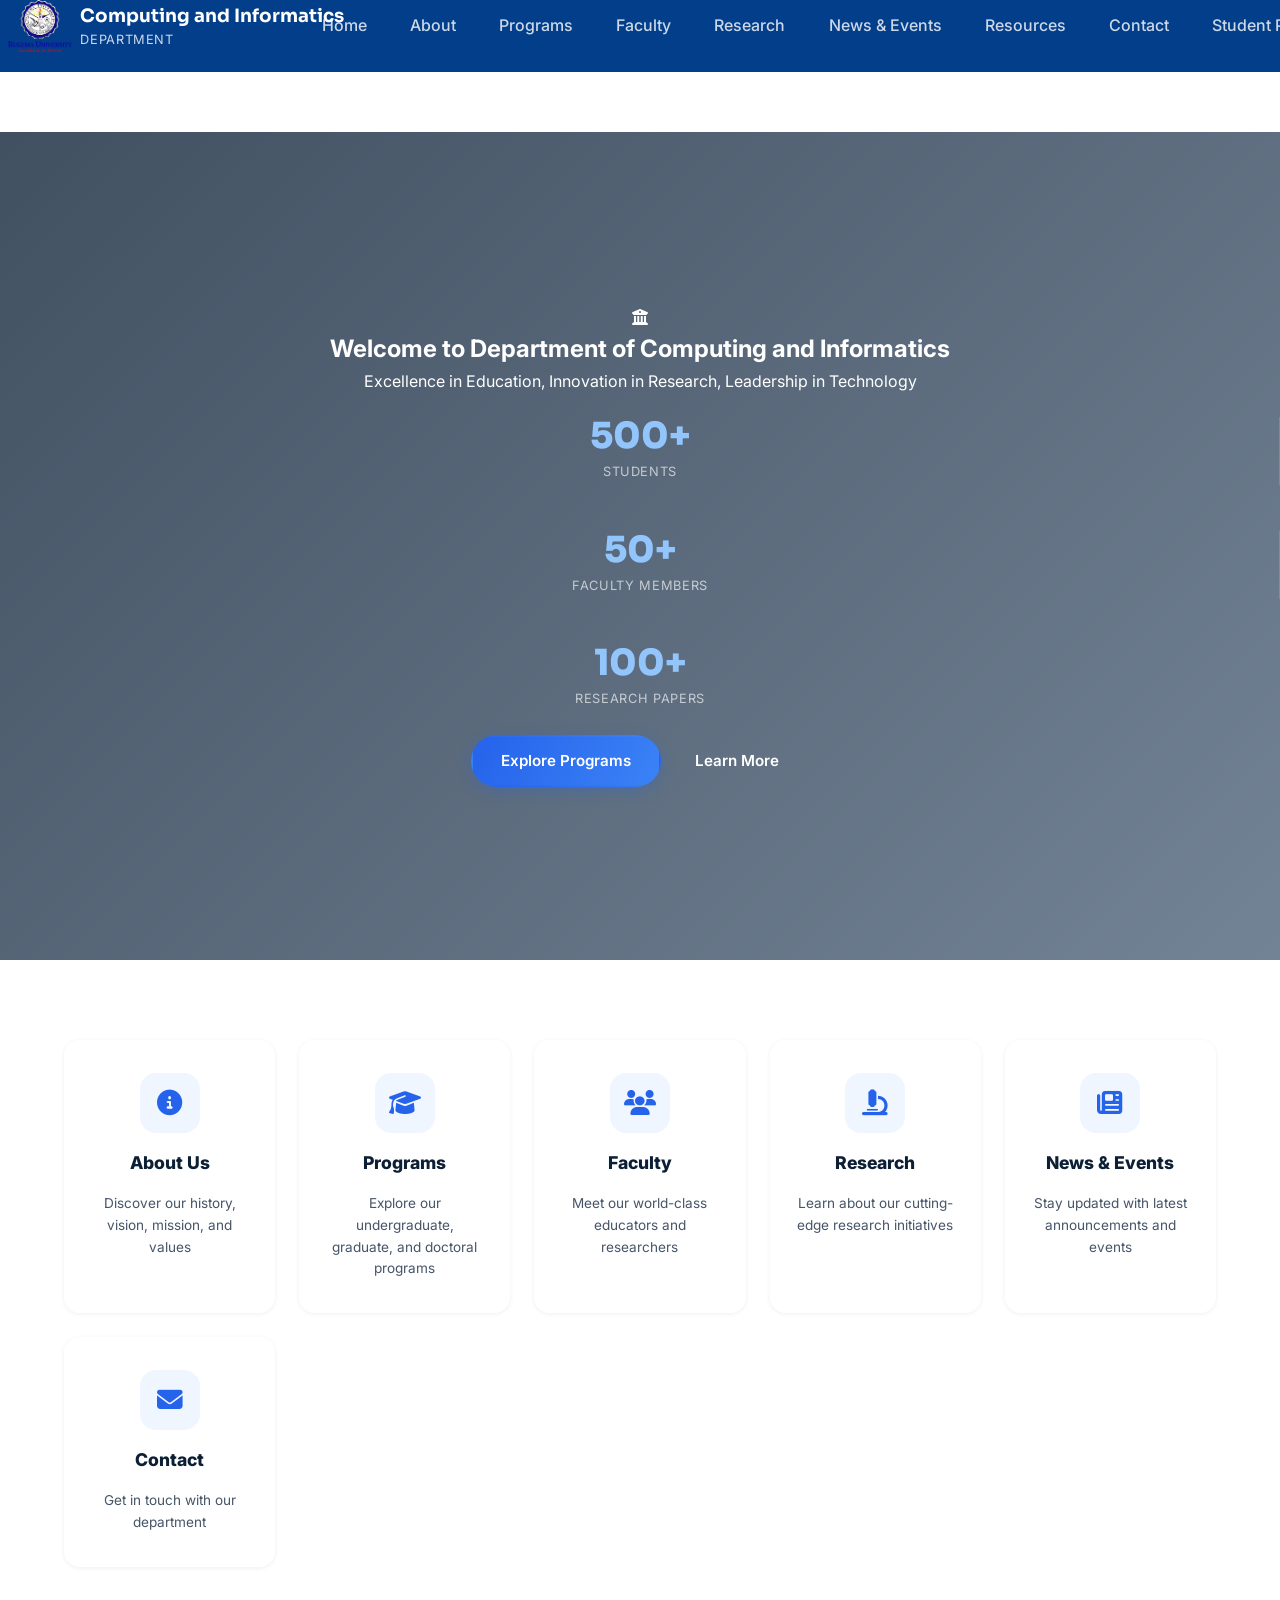
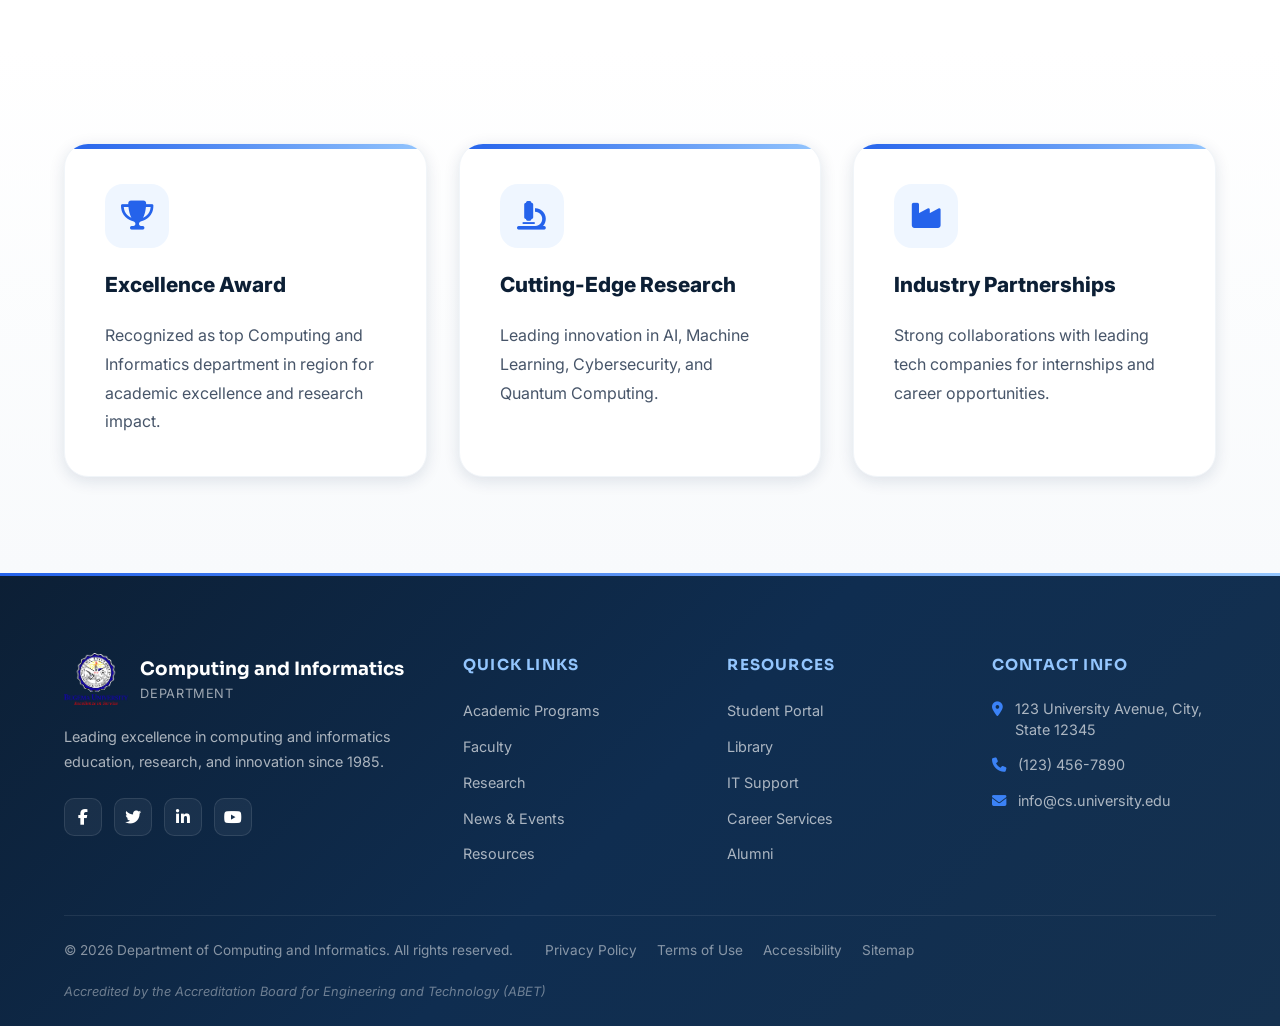
<file: index_new.html>
<!DOCTYPE html>
<html lang="en">
<head>
    <meta charset="UTF-8">
    <meta name="viewport" content="width=device-width, initial-scale=1.0, maximum-scale=5.0, user-scalable=yes, viewport-fit=cover">
    <meta name="description" content="Department of Computing and Informatics - Excellence in Education, Research, and Innovation">
    <meta name="keywords" content="computing and informatics, university, education, research, programs, faculty">
    <meta name="author" content="Department of Computing and Informatics">
    <title>Department of Computing and Informatics | University</title>
    <link rel="stylesheet" href="styles.css">
    <link rel="preconnect" href="https://fonts.googleapis.com">
    <link rel="preconnect" href="https://fonts.gstatic.com" crossorigin>
    <link href="https://fonts.googleapis.com/css2?family=Inter:wght@300;400;500;600;700&family=Merriweather:wght@300;400;700&display=swap" rel="stylesheet">
    <link rel="stylesheet" href="https://cdnjs.cloudflare.com/ajax/libs/font-awesome/6.4.0/css/all.min.css">
</head>
<body>
    <!-- Navigation Header -->
    <header class="header" role="banner">
        <nav class="navbar" role="navigation" aria-label="Main navigation">
            <div class="nav-container">
                <div class="nav-brand">
                    <a href="index.html" class="brand-link">
                        <div class="brand-logo">
                            <img src="bugema logo.png" alt="Bugema Logo" class="nav-logo-img">
                        </div>
                        <div class="brand-text">
                            <span class="brand-name">Computing and Informatics</span>
                            <span class="brand-tagline">Department</span>
                        </div>
                    </a>
                </div>
                
                <button class="nav-toggle" aria-label="Toggle navigation" aria-expanded="false">
                    <span class="hamburger-line"></span>
                    <span class="hamburger-line"></span>
                    <span class="hamburger-line"></span>
                </button>
                
                <ul class="nav-menu" role="menubar">
                    <li class="nav-item" role="none">
                        <a href="index.html" class="nav-link active" role="menuitem">Home</a>
                    </li>
                    <li class="nav-item" role="none">
                        <a href="about.html" class="nav-link" role="menuitem">About</a>
                    </li>
                    <li class="nav-item" role="none">
                        <a href="programs.html" class="nav-link" role="menuitem">Programs</a>
                    </li>
                    <li class="nav-item" role="none">
                        <a href="faculty.html" class="nav-link" role="menuitem">Faculty</a>
                    </li>
                    <li class="nav-item" role="none">
                        <a href="research.html" class="nav-link" role="menuitem">Research</a>
                    </li>
                    <li class="nav-item" role="none">
                        <a href="news.html" class="nav-link" role="menuitem">News & Events</a>
                    </li>
                    <li class="nav-item" role="none">
                        <a href="resources.html" class="nav-link" role="menuitem">Resources</a>
                    </li>
                    <li class="nav-item" role="none">
                        <a href="contact.html" class="nav-link" role="menuitem">Contact</a>
                    </li>
                    <li class="nav-item nav-cta" role="none">
                        <a href="https://erms.bugemauniv.ac.ug/student/login/" class="nav-link cta-button" role="menuitem" target="_blank">Student Portal</a>
                    </li>
                </ul>
            </div>
        </nav>
    </header>

    <main>
        <!-- Hero Section -->
        <section id="home" class="hero welcome-hero" role="banner">
            <div class="hero-background">
                <div class="hero-overlay"></div>
            </div>
            <div class="hero-content">
                <div class="welcome-container">
                    <div class="welcome-card">
                        <div class="welcome-icon">
                            <i class="fas fa-university"></i>
                        </div>
                        <h1 class="welcome-title">Welcome to Department of Computing and Informatics</h1>
                        <p class="welcome-subtitle">Excellence in Education, Innovation in Research, Leadership in Technology</p>
                        
                        <div class="welcome-stats">
                            <div class="stat-item">
                                <span class="stat-number">500+</span>
                                <span class="stat-label">Students</span>
                            </div>
                            <div class="stat-item">
                                <span class="stat-number">50+</span>
                                <span class="stat-label">Faculty Members</span>
                            </div>
                            <div class="stat-item">
                                <span class="stat-number">100+</span>
                                <span class="stat-label">Research Papers</span>
                            </div>
                        </div>
                        
                        <div class="welcome-actions">
                            <a href="programs.html" class="btn btn-primary">Explore Programs</a>
                            <a href="about.html" class="btn btn-secondary">Learn More</a>
                        </div>
                    </div>
                </div>
            </div>
        </section>

        <!-- Quick Links Section -->
        <section class="quick-links">
            <div class="container">
                <div class="quick-links-grid">
                    <a href="about.html" class="quick-link-card">
                        <div class="quick-link-icon">
                            <i class="fas fa-info-circle"></i>
                        </div>
                        <h3>About Us</h3>
                        <p>Discover our history, vision, mission, and values</p>
                    </a>
                    
                    <a href="programs.html" class="quick-link-card">
                        <div class="quick-link-icon">
                            <i class="fas fa-graduation-cap"></i>
                        </div>
                        <h3>Programs</h3>
                        <p>Explore our undergraduate, graduate, and doctoral programs</p>
                    </a>
                    
                    <a href="faculty.html" class="quick-link-card">
                        <div class="quick-link-icon">
                            <i class="fas fa-users"></i>
                        </div>
                        <h3>Faculty</h3>
                        <p>Meet our world-class educators and researchers</p>
                    </a>
                    
                    <a href="research.html" class="quick-link-card">
                        <div class="quick-link-icon">
                            <i class="fas fa-microscope"></i>
                        </div>
                        <h3>Research</h3>
                        <p>Learn about our cutting-edge research initiatives</p>
                    </a>
                    
                    <a href="news.html" class="quick-link-card">
                        <div class="quick-link-icon">
                            <i class="fas fa-newspaper"></i>
                        </div>
                        <h3>News & Events</h3>
                        <p>Stay updated with latest announcements and events</p>
                    </a>
                    
                    <a href="contact.html" class="quick-link-card">
                        <div class="quick-link-icon">
                            <i class="fas fa-envelope"></i>
                        </div>
                        <h3>Contact</h3>
                        <p>Get in touch with our department</p>
                    </a>
                </div>
            </div>
        </section>

        <!-- Highlights Section -->
        <section class="highlights">
            <div class="container">
                <div class="highlights-grid">
                    <div class="highlight-card">
                        <div class="highlight-icon">
                            <i class="fas fa-trophy"></i>
                        </div>
                        <h3>Excellence Award</h3>
                        <p>Recognized as top Computing and Informatics department in region for academic excellence and research impact.</p>
                    </div>
                    <div class="highlight-card">
                        <div class="highlight-icon">
                            <i class="fas fa-microscope"></i>
                        </div>
                        <h3>Cutting-Edge Research</h3>
                        <p>Leading innovation in AI, Machine Learning, Cybersecurity, and Quantum Computing.</p>
                    </div>
                    <div class="highlight-card">
                        <div class="highlight-icon">
                            <i class="fas fa-industry"></i>
                        </div>
                        <h3>Industry Partnerships</h3>
                        <p>Strong collaborations with leading tech companies for internships and career opportunities.</p>
                    </div>
                </div>
            </div>
        </section>
    </main>

    <!-- Footer -->
    <footer class="footer" role="contentinfo">
        <div class="container">
            <div class="footer-content">
                <div class="footer-section">
                    <div class="footer-brand">
                        <div class="brand-logo">
                            <img src="bugema logo.png" alt="Bugema Logo" class="nav-logo-img">
                        </div>
                        <div class="brand-text">
                            <span class="brand-name">Computing and Informatics</span>
                            <span class="brand-tagline">Department</span>
                        </div>
                    </div>
                    <p class="footer-description">
                        Leading excellence in computing and informatics education, research, and innovation since 1985.
                    </p>
                    <div class="social-links">
                        <a href="#" aria-label="Facebook">
                            <i class="fab fa-facebook-f"></i>
                        </a>
                        <a href="#" aria-label="Twitter">
                            <i class="fab fa-twitter"></i>
                        </a>
                        <a href="#" aria-label="LinkedIn">
                            <i class="fab fa-linkedin-in"></i>
                        </a>
                        <a href="#" aria-label="YouTube">
                            <i class="fab fa-youtube"></i>
                        </a>
                    </div>
                </div>
                
                <div class="footer-section">
                    <h3>Quick Links</h3>
                    <ul class="footer-links">
                        <li><a href="programs.html">Academic Programs</a></li>
                        <li><a href="faculty.html">Faculty</a></li>
                        <li><a href="research.html">Research</a></li>
                        <li><a href="news.html">News & Events</a></li>
                        <li><a href="resources.html">Resources</a></li>
                    </ul>
                </div>
                
                <div class="footer-section">
                    <h3>Resources</h3>
                    <ul class="footer-links">
                        <li><a href="https://erms.bugemauniv.ac.ug/student/login/" target="_blank">Student Portal</a></li>
                        <li><a href="#">Library</a></li>
                        <li><a href="#">IT Support</a></li>
                        <li><a href="#">Career Services</a></li>
                        <li><a href="#">Alumni</a></li>
                    </ul>
                </div>
                
                <div class="footer-section">
                    <h3>Contact Info</h3>
                    <ul class="footer-contact">
                        <li>
                            <i class="fas fa-map-marker-alt"></i>
                            123 University Avenue, City, State 12345
                        </li>
                        <li>
                            <i class="fas fa-phone"></i>
                            (123) 456-7890
                        </li>
                        <li>
                            <i class="fas fa-envelope"></i>
                            info@cs.university.edu
                        </li>
                    </ul>
                </div>
            </div>
            
            <div class="footer-bottom">
                <div class="footer-legal">
                    <p>&copy; 2026 Department of Computing and Informatics. All rights reserved.</p>
                    <ul class="legal-links">
                        <li><a href="#">Privacy Policy</a></li>
                        <li><a href="#">Terms of Use</a></li>
                        <li><a href="#">Accessibility</a></li>
                        <li><a href="#">Sitemap</a></li>
                    </ul>
                </div>
                <div class="footer-accreditation">
                    <p>Accredited by the Accreditation Board for Engineering and Technology (ABET)</p>
                </div>
            </div>
        </div>
    </footer>

    <script src="script.js"></script>
</body>
</html>
</file>
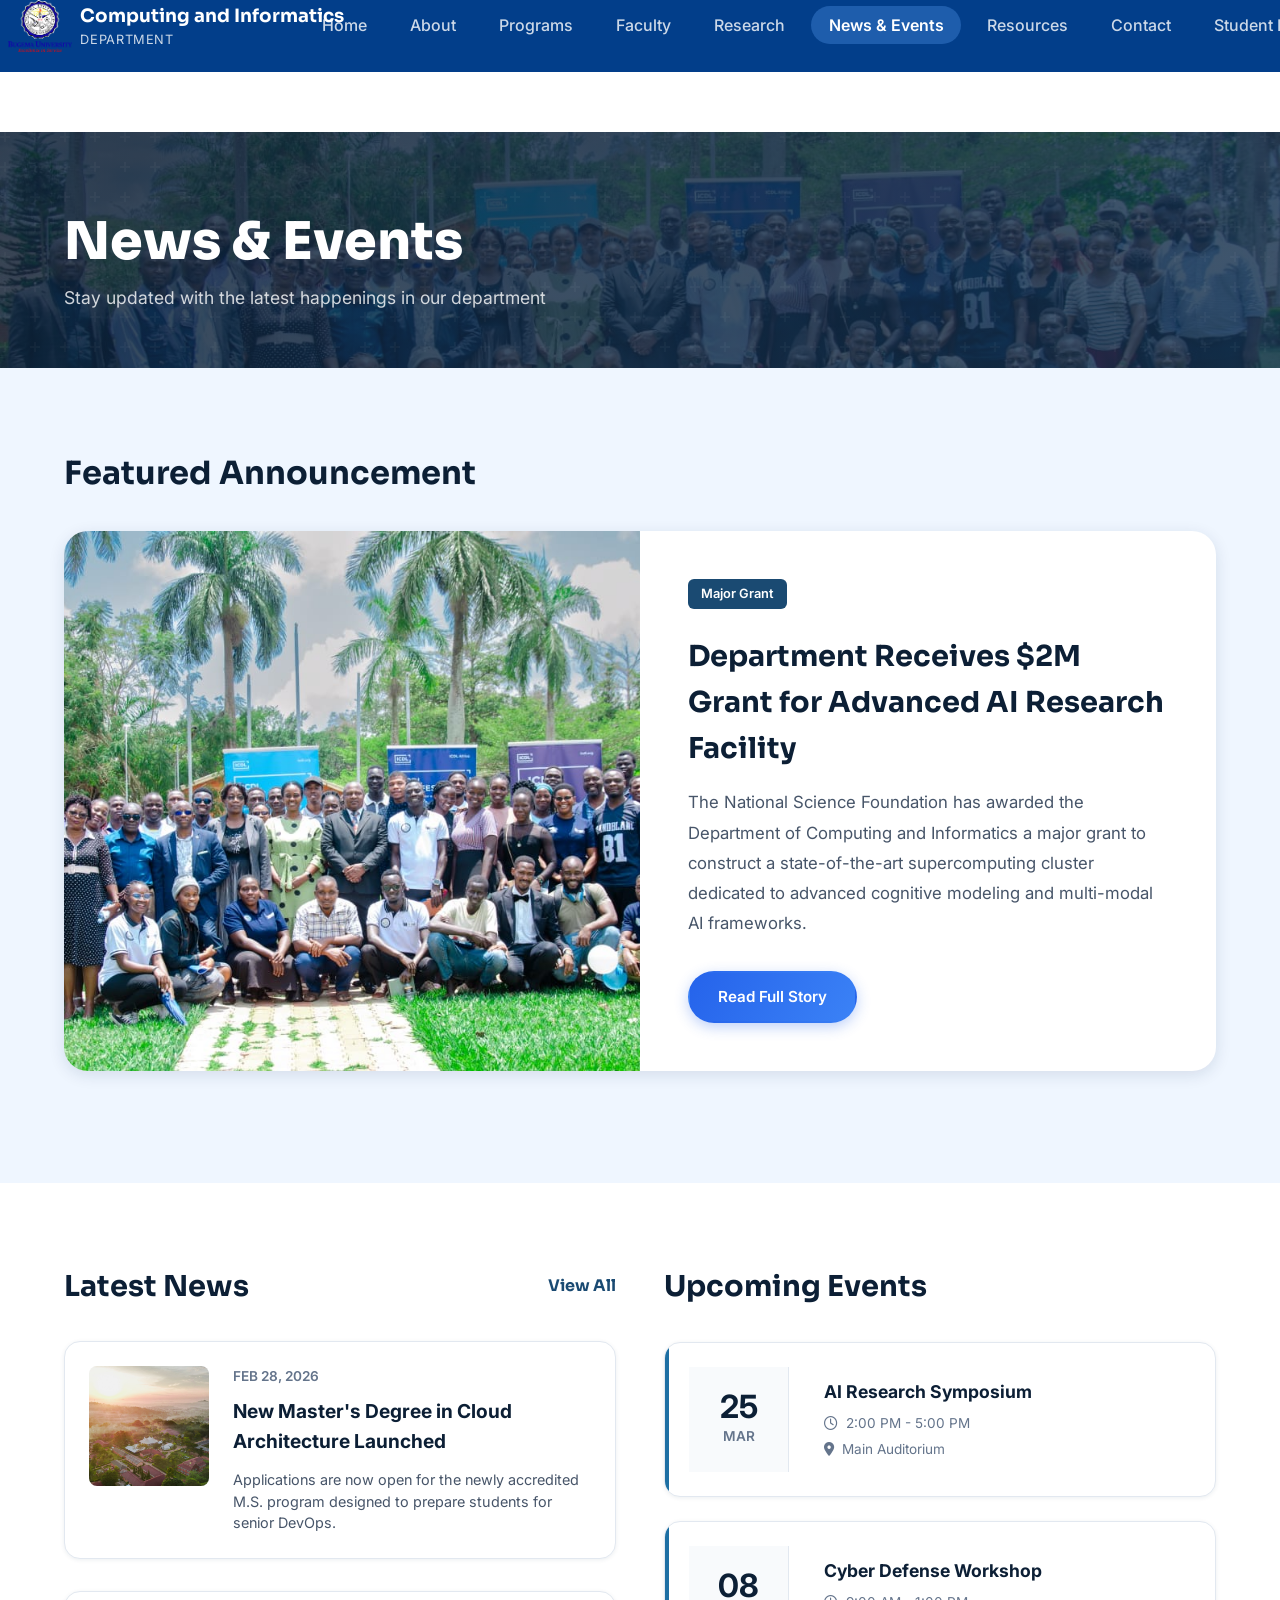
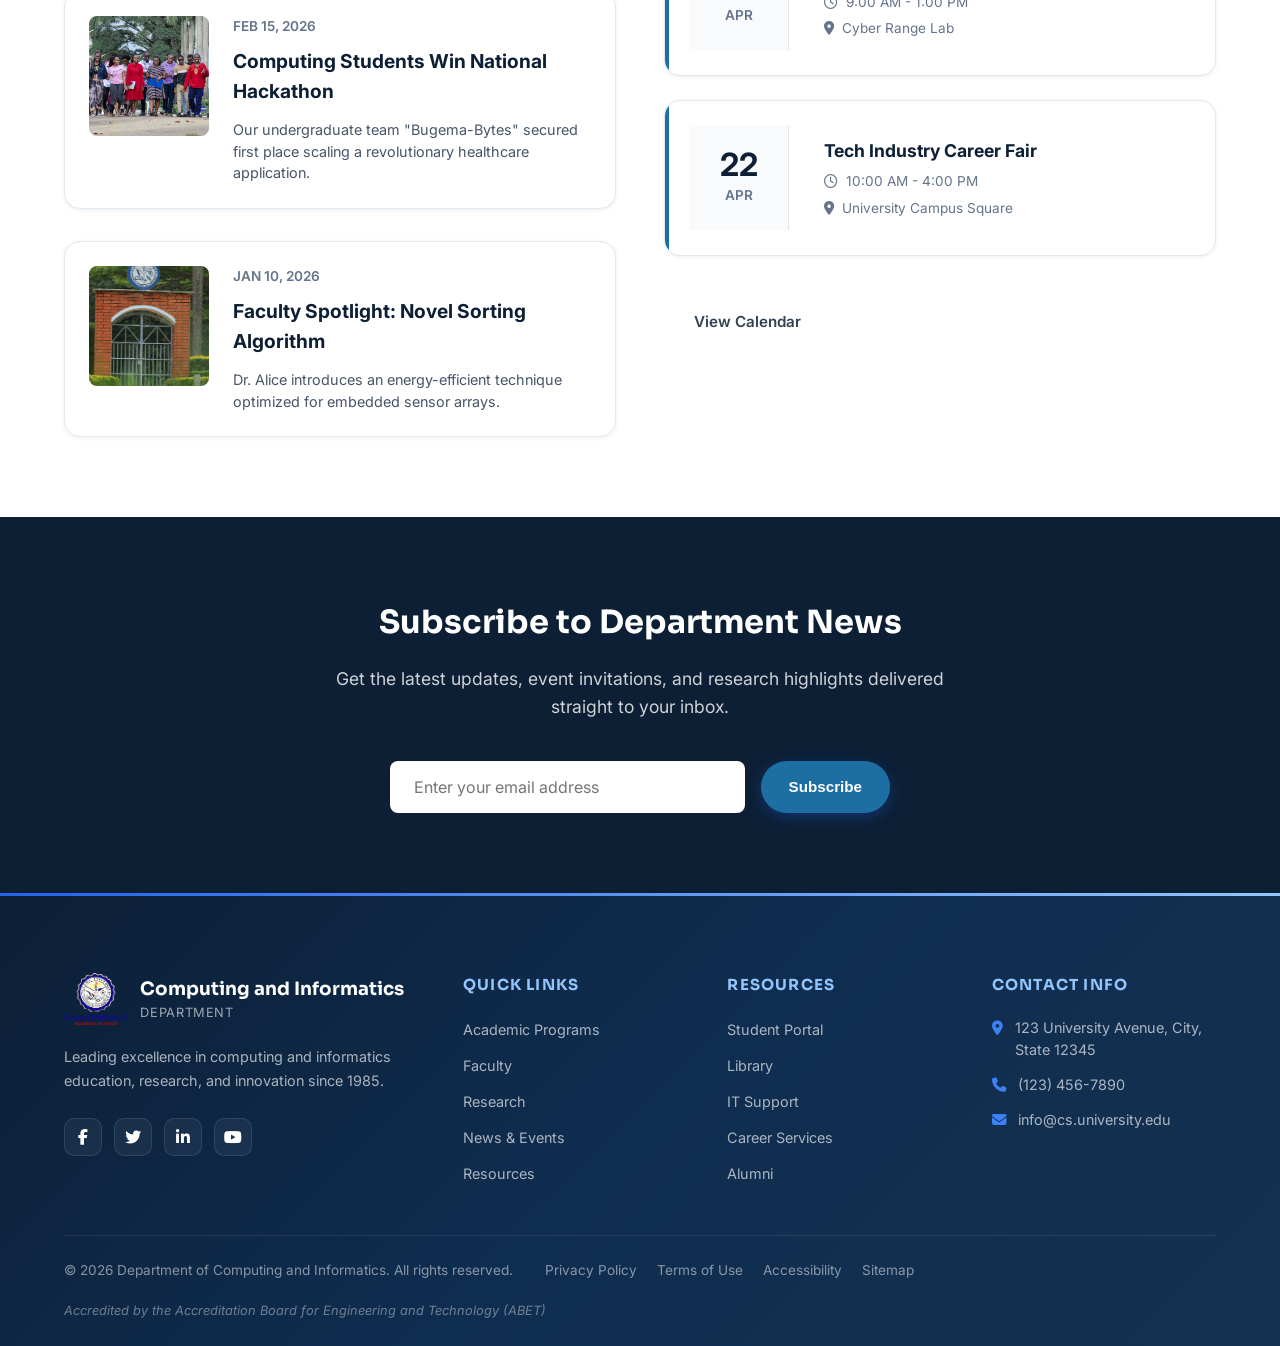
<file: news.html>
<!DOCTYPE html>
<html lang="en">
<head>
    <meta charset="UTF-8">
    <meta name="viewport" content="width=device-width, initial-scale=1.0, maximum-scale=5.0, user-scalable=yes, viewport-fit=cover">
    <meta name="description" content="News and Events - Latest announcements and upcoming events">
    <meta name="keywords" content="computing and informatics news, events, announcements">
    <meta name="author" content="Department of Computing and Informatics">
    <title>News & Events | Department of Computing and Informatics | University</title>
    <link rel="stylesheet" href="styles.css">
    <link rel="preconnect" href="https://fonts.googleapis.com">
    <link rel="preconnect" href="https://fonts.gstatic.com" crossorigin>
    <link href="https://fonts.googleapis.com/css2?family=Inter:wght@300;400;500;600;700&family=Merriweather:wght@300;400;700&display=swap" rel="stylesheet">
    <link rel="stylesheet" href="https://cdnjs.cloudflare.com/ajax/libs/font-awesome/6.4.0/css/all.min.css">
</head>
<body>
    <header class="header">
        <nav class="navbar">
            <div class="nav-container">
                <div class="nav-brand">
                    <a href="index.html" class="brand-link">
                        <div class="brand-logo">
                            <img src="bugema logo.png" alt="Bugema Logo" class="nav-logo-img">
                        </div>
                        <div class="brand-text">
                            <span class="brand-name">Computing and Informatics</span>
                            <span class="brand-tagline">Department</span>
                        </div>
                    </a>
                </div>
                <button class="nav-toggle" aria-label="Toggle navigation">
                    <span class="hamburger-line"></span>
                    <span class="hamburger-line"></span>
                    <span class="hamburger-line"></span>
                </button>
                <ul class="nav-menu">
                    <li class="nav-item"><a href="index.html" class="nav-link">Home</a></li>
                    <li class="nav-item"><a href="about.html" class="nav-link">About</a></li>
                    <li class="nav-item"><a href="programs.html" class="nav-link">Programs</a></li>
                    <li class="nav-item"><a href="faculty.html" class="nav-link">Faculty</a></li>
                    <li class="nav-item"><a href="research.html" class="nav-link">Research</a></li>
                    <li class="nav-item"><a href="news.html" class="nav-link active">News & Events</a></li>
                    <li class="nav-item"><a href="resources.html" class="nav-link">Resources</a></li>
                    <li class="nav-item"><a href="contact.html" class="nav-link">Contact</a></li>
                    <li class="nav-item nav-cta"><a href="https://erms.bugemauniv.ac.ug/student/login/" class="nav-link cta-button" target="_blank">Student Portal</a></li>
                </ul>
            </div>
        </nav>
    </header>

        <!-- Page Hero -->
        <section class="page-hero news-hero">
            <div class="container">
                <h1 class="page-hero-title">News & Events</h1>
                <p class="page-hero-sub">Stay updated with the latest happenings in our department</p>
            </div>
        </section>

        <!-- Featured News Section (New!) -->
        <section class="section section-alt">
            <div class="container">
                <h3 style="color: var(--blue-900); font-family: var(--font-heading); margin-bottom: 2rem; font-size: 2rem;">Featured Announcement</h3>
                <div style="background: var(--white); border-radius: var(--radius-lg); overflow: hidden; box-shadow: var(--shadow-md); display: flex; flex-wrap: wrap; margin-bottom: 2rem;">
                    <div style="flex: 1 1 400px; background: url('departement picture.jpeg') center/cover; min-height: 300px;"></div>
                    <div style="flex: 1 1 400px; padding: 3rem;">
                        <span style="display: inline-block; padding: 0.3rem 0.8rem; background: var(--blue-600); color: var(--white); font-size: 0.8rem; border-radius: 6px; font-weight: 600; margin-bottom: 1.5rem;">Major Grant</span>
                        <h2 style="font-size: 1.8rem; font-family: var(--font-heading); color: var(--blue-900); margin-bottom: 1rem;">Department Receives $2M Grant for Advanced AI Research Facility</h2>
                        <p style="color: var(--gray-600); line-height: 1.8; margin-bottom: 2rem; font-size: 1.05rem;">The National Science Foundation has awarded the Department of Computing and Informatics a major grant to construct a state-of-the-art supercomputing cluster dedicated to advanced cognitive modeling and multi-modal AI frameworks.</p>
                        <a href="#" class="btn btn-primary">Read Full Story</a>
                    </div>
                </div>
            </div>
        </section>

        <section class="section">
            <div class="container">
                <div class="news-events-grid" style="display: grid; grid-template-columns: repeat(auto-fit, minmax(360px, 1fr)); gap: 3rem; align-items: start;">
                    <div class="news-section">
                        <h3 style="color: var(--blue-900); font-family: var(--font-heading); margin-bottom: 2rem; font-size: 1.8rem; display: flex; align-items: center; justify-content: space-between;">Latest News <a href="#" style="font-size: 1rem; color: var(--blue-600); text-decoration: none;">View All</a></h3>
                        <div class="news-list" style="display: flex; flex-direction: column; gap: 2rem;">
                            <article class="news-item" style="display: flex; gap: 1.5rem; background: var(--white); padding: 1.5rem; border-radius: var(--radius-md); box-shadow: var(--shadow-sm); border: 1px solid var(--gray-200); transition: box-shadow 0.3s ease;">
                                <div style="flex-shrink: 0; width: 120px; height: 120px; background: url('welcome.jpg') center/cover; border-radius: 8px;"></div>
                                <div>
                                    <div class="news-date" style="color: var(--gray-500); font-size: 0.85rem; font-weight: 600; margin-bottom: 0.5rem; text-transform: uppercase;">Feb 28, 2026</div>
                                    <h4 style="font-size: 1.2rem; font-weight: 700; color: var(--blue-900); margin-bottom: 0.75rem;"><a href="#" style="color: inherit; text-decoration: none;">New Master's Degree in Cloud Architecture Launched</a></h4>
                                    <p style="color: var(--gray-600); line-height: 1.5; font-size: 0.9rem;">Applications are now open for the newly accredited M.S. program designed to prepare students for senior DevOps.</p>
                                </div>
                            </article>
                            <article class="news-item" style="display: flex; gap: 1.5rem; background: var(--white); padding: 1.5rem; border-radius: var(--radius-md); box-shadow: var(--shadow-sm); border: 1px solid var(--gray-200); transition: box-shadow 0.3s ease;">
                                <div style="flex-shrink: 0; width: 120px; height: 120px; background: url('1.jpg') center/cover; border-radius: 8px;"></div>
                                <div>
                                    <div class="news-date" style="color: var(--gray-500); font-size: 0.85rem; font-weight: 600; margin-bottom: 0.5rem; text-transform: uppercase;">Feb 15, 2026</div>
                                    <h4 style="font-size: 1.2rem; font-weight: 700; color: var(--blue-900); margin-bottom: 0.75rem;"><a href="#" style="color: inherit; text-decoration: none;">Computing Students Win National Hackathon</a></h4>
                                    <p style="color: var(--gray-600); line-height: 1.5; font-size: 0.9rem;">Our undergraduate team "Bugema-Bytes" secured first place scaling a revolutionary healthcare application.</p>
                                </div>
                            </article>
                            <article class="news-item" style="display: flex; gap: 1.5rem; background: var(--white); padding: 1.5rem; border-radius: var(--radius-md); box-shadow: var(--shadow-sm); border: 1px solid var(--gray-200); transition: box-shadow 0.3s ease;">
                                <div style="flex-shrink: 0; width: 120px; height: 120px; background: url('Arc of knowledge BU.jpg') center/cover; border-radius: 8px;"></div>
                                <div>
                                    <div class="news-date" style="color: var(--gray-500); font-size: 0.85rem; font-weight: 600; margin-bottom: 0.5rem; text-transform: uppercase;">Jan 10, 2026</div>
                                    <h4 style="font-size: 1.2rem; font-weight: 700; color: var(--blue-900); margin-bottom: 0.75rem;"><a href="#" style="color: inherit; text-decoration: none;">Faculty Spotlight: Novel Sorting Algorithm</a></h4>
                                    <p style="color: var(--gray-600); line-height: 1.5; font-size: 0.9rem;">Dr. Alice introduces an energy-efficient technique optimized for embedded sensor arrays.</p>
                                </div>
                            </article>
                        </div>
                    </div>

                    <div class="events-section">
                        <h3 style="color: var(--blue-900); font-family: var(--font-heading); margin-bottom: 2rem; font-size: 1.8rem;">Upcoming Events</h3>
                        <div class="events-list" style="display: flex; flex-direction: column; gap: 1.5rem;">
                            <!-- Event 1 -->
                            <div class="event-item" style="display: flex; align-items: center; background: var(--white); box-shadow: var(--shadow-sm); border-radius: var(--radius-md); overflow: hidden; border: 1px solid var(--gray-200); position: relative;">
                                <div style="position: absolute; left: 0; top: 0; bottom: 0; width: 4px; background: var(--blue-500);"></div>
                                <div class="event-date" style="background: var(--gray-50); padding: 1.5rem; text-align: center; border-right: 1px solid var(--gray-200); min-width: 100px;">
                                    <span class="event-day" style="display: block; font-size: 2rem; font-weight: 700; color: var(--blue-900); line-height: 1;">25</span>
                                    <span class="event-month" style="display: block; font-size: 0.85rem; font-weight: 600; color: var(--gray-500); text-transform: uppercase; margin-top: 0.2rem;">MAR</span>
                                </div>
                                <div class="event-info" style="padding: 1.2rem; flex: 1;">
                                    <h4 style="font-size: 1.1rem; font-weight: 700; color: var(--blue-900); margin-bottom: 0.4rem;">AI Research Symposium</h4>
                                    <p class="event-time" style="color: var(--gray-500); font-size: 0.85rem; display: flex; align-items: center; gap: 0.5rem;"><i class="far fa-clock"></i> 2:00 PM - 5:00 PM</p>
                                    <p style="color: var(--gray-500); font-size: 0.85rem; margin-top: 0.3rem; display: flex; align-items: center; gap: 0.5rem;"><i class="fas fa-map-marker-alt"></i> Main Auditorium</p>
                                </div>
                            </div>
                            
                            <!-- Event 2 -->
                            <div class="event-item" style="display: flex; align-items: center; background: var(--white); box-shadow: var(--shadow-sm); border-radius: var(--radius-md); overflow: hidden; border: 1px solid var(--gray-200); position: relative;">
                                <div style="position: absolute; left: 0; top: 0; bottom: 0; width: 4px; background: var(--blue-500);"></div>
                                <div class="event-date" style="background: var(--gray-50); padding: 1.5rem; text-align: center; border-right: 1px solid var(--gray-200); min-width: 100px;">
                                    <span class="event-day" style="display: block; font-size: 2rem; font-weight: 700; color: var(--blue-900); line-height: 1;">08</span>
                                    <span class="event-month" style="display: block; font-size: 0.85rem; font-weight: 600; color: var(--gray-500); text-transform: uppercase; margin-top: 0.2rem;">APR</span>
                                </div>
                                <div class="event-info" style="padding: 1.2rem; flex: 1;">
                                    <h4 style="font-size: 1.1rem; font-weight: 700; color: var(--blue-900); margin-bottom: 0.4rem;">Cyber Defense Workshop</h4>
                                    <p class="event-time" style="color: var(--gray-500); font-size: 0.85rem; display: flex; align-items: center; gap: 0.5rem;"><i class="far fa-clock"></i> 9:00 AM - 1:00 PM</p>
                                    <p style="color: var(--gray-500); font-size: 0.85rem; margin-top: 0.3rem; display: flex; align-items: center; gap: 0.5rem;"><i class="fas fa-map-marker-alt"></i> Cyber Range Lab</p>
                                </div>
                            </div>
                            
                            <!-- Event 3 -->
                            <div class="event-item" style="display: flex; align-items: center; background: var(--white); box-shadow: var(--shadow-sm); border-radius: var(--radius-md); overflow: hidden; border: 1px solid var(--gray-200); position: relative;">
                                <div style="position: absolute; left: 0; top: 0; bottom: 0; width: 4px; background: var(--blue-500);"></div>
                                <div class="event-date" style="background: var(--gray-50); padding: 1.5rem; text-align: center; border-right: 1px solid var(--gray-200); min-width: 100px;">
                                    <span class="event-day" style="display: block; font-size: 2rem; font-weight: 700; color: var(--blue-900); line-height: 1;">22</span>
                                    <span class="event-month" style="display: block; font-size: 0.85rem; font-weight: 600; color: var(--gray-500); text-transform: uppercase; margin-top: 0.2rem;">APR</span>
                                </div>
                                <div class="event-info" style="padding: 1.2rem; flex: 1;">
                                    <h4 style="font-size: 1.1rem; font-weight: 700; color: var(--blue-900); margin-bottom: 0.4rem;">Tech Industry Career Fair</h4>
                                    <p class="event-time" style="color: var(--gray-500); font-size: 0.85rem; display: flex; align-items: center; gap: 0.5rem;"><i class="far fa-clock"></i> 10:00 AM - 4:00 PM</p>
                                    <p style="color: var(--gray-500); font-size: 0.85rem; margin-top: 0.3rem; display: flex; align-items: center; gap: 0.5rem;"><i class="fas fa-map-marker-alt"></i> University Campus Square</p>
                                </div>
                            </div>
                            
                            <a href="#" class="btn btn-secondary" style="margin-top: 1rem; width: 100%; text-align: center;">View Calendar</a>
                        </div>
                    </div>
                </div>
            </div>
        </section>
        
        <!-- Newsletter Subscription (New Feature) -->
        <section class="section section-alt" style="background: var(--blue-900); color: var(--white);">
            <div class="container" style="text-align: center; max-width: 700px;">
                <h3 style="font-family: var(--font-heading); font-size: 2rem; margin-bottom: 1rem; color: var(--white);">Subscribe to Department News</h3>
                <p style="margin-bottom: 2.5rem; color: rgba(255,255,255,0.8); font-size: 1.1rem;">Get the latest updates, event invitations, and research highlights delivered straight to your inbox.</p>
                <form style="display: flex; gap: 1rem; max-width: 500px; margin: 0 auto; flex-wrap: wrap;">
                    <input type="email" placeholder="Enter your email address" required style="flex: 1 1 250px; padding: 1rem 1.5rem; border: none; border-radius: var(--radius-sm); font-family: var(--font-body); font-size: 1rem; color: var(--gray-900);">
                    <button type="submit" class="btn btn-primary" style="flex-shrink: 0; background: var(--blue-500); border: none;">Subscribe</button>
                </form>
            </div>
        </section>
    </main>

    <footer class="footer" role="contentinfo">
        <div class="container">
            <div class="footer-content">
                <div class="footer-section">
                    <div class="footer-brand">
                        <div class="brand-logo">
                            <img src="bugema logo.png" alt="Bugema Logo" class="nav-logo-img">
                        </div>
                        <div class="brand-text">
                            <span class="brand-name">Computing and Informatics</span>
                            <span class="brand-tagline">Department</span>
                        </div>
                    </div>
                    <p class="footer-description">
                        Leading excellence in computing and informatics education, research, and innovation since 1985.
                    </p>
                    <div class="social-links">
                        <a href="#" aria-label="Facebook">
                            <i class="fab fa-facebook-f"></i>
                        </a>
                        <a href="#" aria-label="Twitter">
                            <i class="fab fa-twitter"></i>
                        </a>
                        <a href="#" aria-label="LinkedIn">
                            <i class="fab fa-linkedin-in"></i>
                        </a>
                        <a href="#" aria-label="YouTube">
                            <i class="fab fa-youtube"></i>
                        </a>
                    </div>
                </div>
                
                <div class="footer-section">
                    <h3>Quick Links</h3>
                    <ul class="footer-links">
                        <li><a href="programs.html">Academic Programs</a></li>
                        <li><a href="faculty.html">Faculty</a></li>
                        <li><a href="research.html">Research</a></li>
                        <li><a href="news.html">News & Events</a></li>
                        <li><a href="resources.html">Resources</a></li>
                    </ul>
                </div>
                
                <div class="footer-section">
                    <h3>Resources</h3>
                    <ul class="footer-links">
                        <li><a href="https://erms.bugemauniv.ac.ug/student/login/" target="_blank">Student Portal</a></li>
                        <li><a href="#">Library</a></li>
                        <li><a href="#">IT Support</a></li>
                        <li><a href="#">Career Services</a></li>
                        <li><a href="#">Alumni</a></li>
                    </ul>
                </div>
                
                <div class="footer-section">
                    <h3>Contact Info</h3>
                    <ul class="footer-contact">
                        <li>
                            <i class="fas fa-map-marker-alt"></i>
                            123 University Avenue, City, State 12345
                        </li>
                        <li>
                            <i class="fas fa-phone"></i>
                            (123) 456-7890
                        </li>
                        <li>
                            <i class="fas fa-envelope"></i>
                            info@cs.university.edu
                        </li>
                    </ul>
                </div>
            </div>
            
            <div class="footer-bottom">
                <div class="footer-legal">
                    <p>&copy; 2026 Department of Computing and Informatics. All rights reserved.</p>
                    <ul class="legal-links">
                        <li><a href="#">Privacy Policy</a></li>
                        <li><a href="#">Terms of Use</a></li>
                        <li><a href="#">Accessibility</a></li>
                        <li><a href="#">Sitemap</a></li>
                    </ul>
                </div>
                <div class="footer-accreditation">
                    <p>Accredited by the Accreditation Board for Engineering and Technology (ABET)</p>
                </div>
            </div>
        </div>
    </footer>

    <script src="script.js"></script>
</body>
</html>
</file>
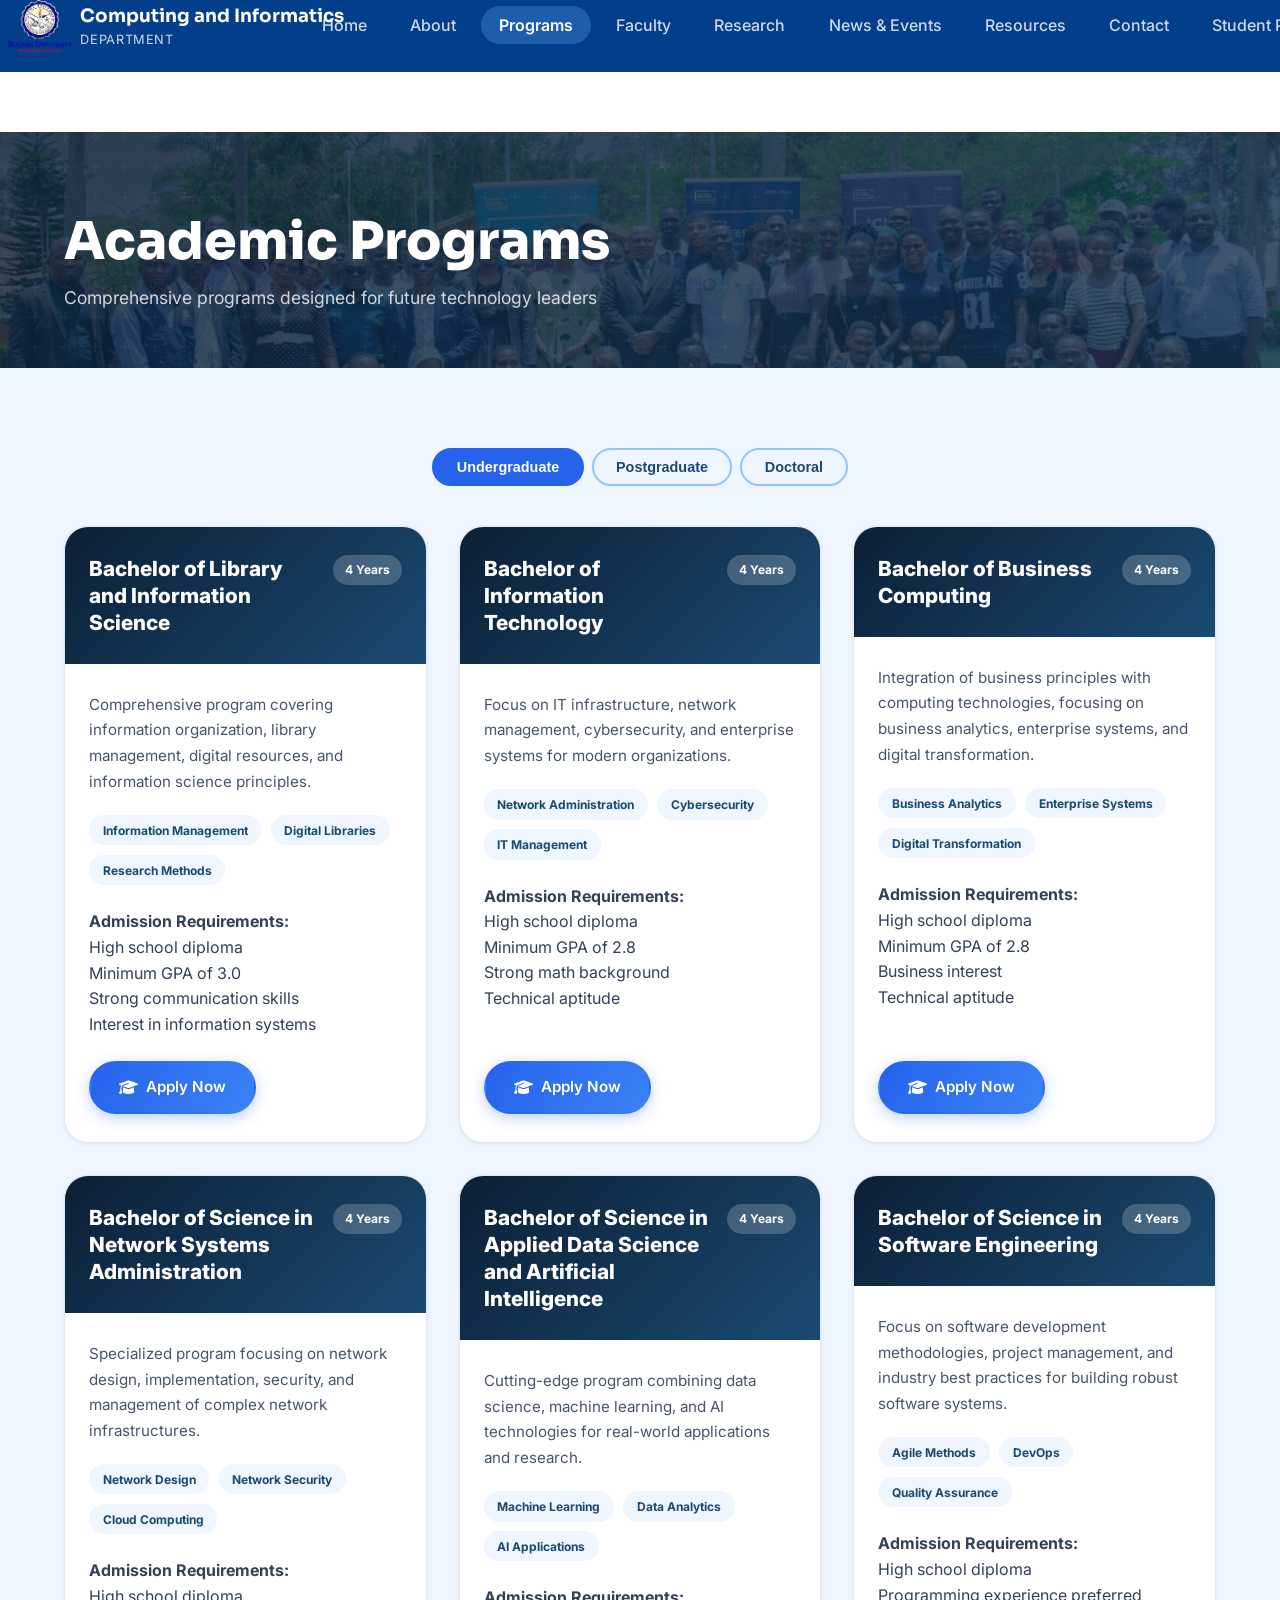
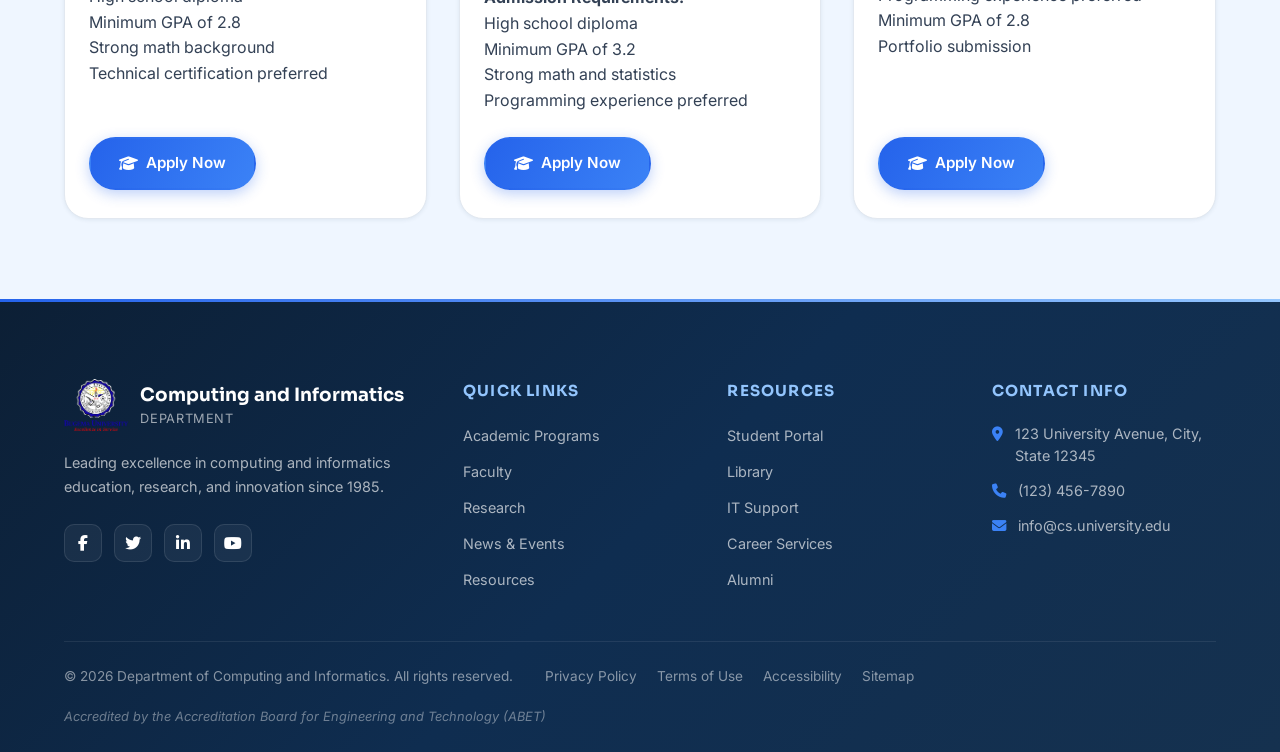
<file: programs.html>
<!DOCTYPE html>
<html lang="en">
<head>
    <meta charset="UTF-8">
    <meta name="viewport" content="width=device-width, initial-scale=1.0, maximum-scale=5.0, user-scalable=yes, viewport-fit=cover">
    <meta name="description" content="Academic Programs - Undergraduate, Postgraduate, and Doctoral programs in Computing and Informatics">
    <meta name="keywords" content="computing and informatics programs, undergraduate, graduate, doctoral, academic programs">
    <meta name="author" content="Department of Computing and Informatics">
    <title>Academic Programs | Department of Computing and Informatics | University</title>
    <link rel="stylesheet" href="styles.css">
    <link rel="preconnect" href="https://fonts.googleapis.com">
    <link rel="preconnect" href="https://fonts.gstatic.com" crossorigin>
    <link href="https://fonts.googleapis.com/css2?family=Inter:wght@300;400;500;600;700&family=Merriweather:wght@300;400;700&display=swap" rel="stylesheet">
    <link rel="stylesheet" href="https://cdnjs.cloudflare.com/ajax/libs/font-awesome/6.4.0/css/all.min.css">
</head>
<body>
    <!-- Navigation Header -->
    <header class="header" role="banner">
        <nav class="navbar" role="navigation" aria-label="Main navigation">
            <div class="nav-container">
                <div class="nav-brand">
                    <a href="index.html" class="brand-link">
                        <div class="brand-logo">
                            <img src="bugema logo.png" alt="Bugema Logo" class="nav-logo-img">
                        </div>
                        <div class="brand-text">
                            <span class="brand-name">Computing and Informatics</span>
                            <span class="brand-tagline">Department</span>
                        </div>
                    </a>
                </div>
                
                <button class="nav-toggle" aria-label="Toggle navigation" aria-expanded="false">
                    <span class="hamburger-line"></span>
                    <span class="hamburger-line"></span>
                    <span class="hamburger-line"></span>
                </button>
                
                <ul class="nav-menu" role="menubar">
                    <li class="nav-item" role="none">
                        <a href="index.html" class="nav-link" role="menuitem">Home</a>
                    </li>
                    <li class="nav-item" role="none">
                        <a href="about.html" class="nav-link" role="menuitem">About</a>
                    </li>
                    <li class="nav-item" role="none">
                        <a href="programs.html" class="nav-link active" role="menuitem">Programs</a>
                    </li>
                    <li class="nav-item" role="none">
                        <a href="faculty.html" class="nav-link" role="menuitem">Faculty</a>
                    </li>
                    <li class="nav-item" role="none">
                        <a href="research.html" class="nav-link" role="menuitem">Research</a>
                    </li>
                    <li class="nav-item" role="none">
                        <a href="news.html" class="nav-link" role="menuitem">News & Events</a>
                    </li>
                    <li class="nav-item" role="none">
                        <a href="resources.html" class="nav-link" role="menuitem">Resources</a>
                    </li>
                    <li class="nav-item" role="none">
                        <a href="contact.html" class="nav-link" role="menuitem">Contact</a>
                    </li>
                    <li class="nav-item nav-cta" role="none">
                        <a href="https://erms.bugemauniv.ac.ug/student/login/" class="nav-link cta-button" role="menuitem" target="_blank">Student Portal</a>
                    </li>
                </ul>
            </div>
        </nav>
    </header>

    <main>
        <!-- Page Hero -->
        <section class="page-hero programs-hero">
            <div class="container">
                <h1 class="page-hero-title">Academic Programs</h1>
                <p class="page-hero-sub">Comprehensive programs designed for future technology leaders</p>
            </div>
        </section>

        <!-- Academic Programs Section -->
        <section class="section section-alt">
            <div class="container">
                <div class="programs-tabs">
                    <div class="tab-bar">
                        <button class="tab-btn active" data-tab="undergraduate">Undergraduate</button>
                        <button class="tab-btn" data-tab="postgraduate">Postgraduate</button>
                        <button class="tab-btn" data-tab="doctoral">Doctoral</button>
                    </div>
                    
                    <div class="tab-content">
                        <div class="tab-panel active" id="undergraduate">
                            <div class="program-grid">
                                <div class="program-card">
                                    <div class="program-card-header">
                                        <h3>Bachelor of Library and Information Science</h3>
                                        <span class="program-badge">4 Years</span>
                                    </div>
                                    <div class="program-card-body" style="display: flex; flex-direction: column;">
                                        <p>Comprehensive program covering information organization, library management, digital resources, and information science principles.</p>
                                        <div class="program-tags">
                                            <span class="tag">Information Management</span>
                                            <span class="tag">Digital Libraries</span>
                                            <span class="tag">Research Methods</span>
                                        </div>
                                        <div class="program-requirements">
                                            <h4>Admission Requirements:</h4>
                                            <ul>
                                                <li>High school diploma</li>
                                                <li>Minimum GPA of 3.0</li>
                                                <li>Strong communication skills</li>
                                                <li>Interest in information systems</li>
                                            </ul>
                                        </div>
                                        <div class="program-card-footer" style="padding: 0; border: none; margin-top: auto; padding-top: 1.5rem;">
                                            <a href="https://erms.bugemauniv.ac.ug/application/" target="_blank" class="btn btn-primary apply-btn">
                                                <i class="fas fa-graduation-cap"></i> Apply Now
                                            </a>
                                        </div>
                                    </div>
                                </div>
                                
                                <div class="program-card">
                                    <div class="program-card-header">
                                        <h3>Bachelor of Information Technology</h3>
                                        <span class="program-badge">4 Years</span>
                                    </div>
                                    <div class="program-card-body" style="display: flex; flex-direction: column;">
                                        <p>Focus on IT infrastructure, network management, cybersecurity, and enterprise systems for modern organizations.</p>
                                        <div class="program-tags">
                                            <span class="tag">Network Administration</span>
                                            <span class="tag">Cybersecurity</span>
                                            <span class="tag">IT Management</span>
                                        </div>
                                        <div class="program-requirements">
                                            <h4>Admission Requirements:</h4>
                                            <ul>
                                                <li>High school diploma</li>
                                                <li>Minimum GPA of 2.8</li>
                                                <li>Strong math background</li>
                                                <li>Technical aptitude</li>
                                            </ul>
                                        </div>
                                        <div class="program-card-footer" style="padding: 0; border: none; margin-top: auto; padding-top: 1.5rem;">
                                            <a href="https://erms.bugemauniv.ac.ug/application/" target="_blank" class="btn btn-primary apply-btn">
                                                <i class="fas fa-graduation-cap"></i> Apply Now
                                            </a>
                                        </div>
                                    </div>
                                </div>
                                
                                <div class="program-card">
                                    <div class="program-card-header">
                                        <h3>Bachelor of Business Computing</h3>
                                        <span class="program-badge">4 Years</span>
                                    </div>
                                    <div class="program-card-body" style="display: flex; flex-direction: column;">
                                        <p>Integration of business principles with computing technologies, focusing on business analytics, enterprise systems, and digital transformation.</p>
                                        <div class="program-tags">
                                            <span class="tag">Business Analytics</span>
                                            <span class="tag">Enterprise Systems</span>
                                            <span class="tag">Digital Transformation</span>
                                        </div>
                                        <div class="program-requirements">
                                            <h4>Admission Requirements:</h4>
                                            <ul>
                                                <li>High school diploma</li>
                                                <li>Minimum GPA of 2.8</li>
                                                <li>Business interest</li>
                                                <li>Technical aptitude</li>
                                            </ul>
                                        </div>
                                        <div class="program-card-footer" style="padding: 0; border: none; margin-top: auto; padding-top: 1.5rem;">
                                            <a href="https://erms.bugemauniv.ac.ug/application/" target="_blank" class="btn btn-primary apply-btn">
                                                <i class="fas fa-graduation-cap"></i> Apply Now
                                            </a>
                                        </div>
                                    </div>
                                </div>
                                
                                <div class="program-card">
                                    <div class="program-card-header">
                                        <h3>Bachelor of Science in Network Systems Administration</h3>
                                        <span class="program-badge">4 Years</span>
                                    </div>
                                    <div class="program-card-body" style="display: flex; flex-direction: column;">
                                        <p>Specialized program focusing on network design, implementation, security, and management of complex network infrastructures.</p>
                                        <div class="program-tags">
                                            <span class="tag">Network Design</span>
                                            <span class="tag">Network Security</span>
                                            <span class="tag">Cloud Computing</span>
                                        </div>
                                        <div class="program-requirements">
                                            <h4>Admission Requirements:</h4>
                                            <ul>
                                                <li>High school diploma</li>
                                                <li>Minimum GPA of 2.8</li>
                                                <li>Strong math background</li>
                                                <li>Technical certification preferred</li>
                                            </ul>
                                        </div>
                                        <div class="program-card-footer" style="padding: 0; border: none; margin-top: auto; padding-top: 1.5rem;">
                                            <a href="https://erms.bugemauniv.ac.ug/application/" target="_blank" class="btn btn-primary apply-btn">
                                                <i class="fas fa-graduation-cap"></i> Apply Now
                                            </a>
                                        </div>
                                    </div>
                                </div>
                                
                                <div class="program-card">
                                    <div class="program-card-header">
                                        <h3>Bachelor of Science in Applied Data Science and Artificial Intelligence</h3>
                                        <span class="program-badge">4 Years</span>
                                    </div>
                                    <div class="program-card-body" style="display: flex; flex-direction: column;">
                                        <p>Cutting-edge program combining data science, machine learning, and AI technologies for real-world applications and research.</p>
                                        <div class="program-tags">
                                            <span class="tag">Machine Learning</span>
                                            <span class="tag">Data Analytics</span>
                                            <span class="tag">AI Applications</span>
                                        </div>
                                        <div class="program-requirements">
                                            <h4>Admission Requirements:</h4>
                                            <ul>
                                                <li>High school diploma</li>
                                                <li>Minimum GPA of 3.2</li>
                                                <li>Strong math and statistics</li>
                                                <li>Programming experience preferred</li>
                                            </ul>
                                        </div>
                                        <div class="program-card-footer" style="padding: 0; border: none; margin-top: auto; padding-top: 1.5rem;">
                                            <a href="https://erms.bugemauniv.ac.ug/application/" target="_blank" class="btn btn-primary apply-btn">
                                                <i class="fas fa-graduation-cap"></i> Apply Now
                                            </a>
                                        </div>
                                    </div>
                                </div>
                                
                                <div class="program-card">
                                    <div class="program-card-header">
                                        <h3>Bachelor of Science in Software Engineering</h3>
                                        <span class="program-badge">4 Years</span>
                                    </div>
                                    <div class="program-card-body" style="display: flex; flex-direction: column;">
                                        <p>Focus on software development methodologies, project management, and industry best practices for building robust software systems.</p>
                                        <div class="program-tags">
                                            <span class="tag">Agile Methods</span>
                                            <span class="tag">DevOps</span>
                                            <span class="tag">Quality Assurance</span>
                                        </div>
                                        <div class="program-requirements">
                                            <h4>Admission Requirements:</h4>
                                            <ul>
                                                <li>High school diploma</li>
                                                <li>Programming experience preferred</li>
                                                <li>Minimum GPA of 2.8</li>
                                                <li>Portfolio submission</li>
                                            </ul>
                                        </div>
                                        <div class="program-card-footer" style="padding: 0; border: none; margin-top: auto; padding-top: 1.5rem;">
                                            <a href="https://erms.bugemauniv.ac.ug/application/" target="_blank" class="btn btn-primary apply-btn">
                                                <i class="fas fa-graduation-cap"></i> Apply Now
                                            </a>
                                        </div>
                                    </div>
                                </div>
                            </div>
                        </div>
                            </div>
                        </div>
                        
                        <div class="tab-panel" id="postgraduate">
                            <div class="program-grid">
                                <div class="program-card">
                                    <div class="program-card-header">
                                        <h3>M.S. Computing and Informatics</h3>
                                        <span class="program-badge">2 Years</span>
                                    </div>
                                    <div class="program-card-body" style="display: flex; flex-direction: column;">
                                        <p>Advanced study in computing and informatics with specialization options in AI, cybersecurity, data science, and software engineering.</p>
                                        <div class="program-tags">
                                            <span class="tag">Machine Learning</span>
                                            <span class="tag">Cybersecurity</span>
                                            <span class="tag">Big Data</span>
                                        </div>
                                        <div class="program-requirements">
                                            <h4>Admission Requirements:</h4>
                                            <ul>
                                                <li>Bachelor's degree in CS or related field</li>
                                                <li>Minimum GPA of 3.2</li>
                                                <li>GRE scores</li>
                                                <li>Research experience</li>
                                            </ul>
                                        </div>
                                        <div class="program-card-footer" style="padding: 0; border: none; margin-top: auto; padding-top: 1.5rem;">
                                            <a href="https://erms.bugemauniv.ac.ug/application/" target="_blank" class="btn btn-primary apply-btn">
                                                <i class="fas fa-graduation-cap"></i> Apply Now
                                            </a>
                                        </div>
                                    </div>
                                </div>
                                
                                <div class="program-card">
                                    <div class="program-card-header">
                                        <h3>M.S. Data Science</h3>
                                        <span class="program-badge">2 Years</span>
                                    </div>
                                    <div class="program-card-body" style="display: flex; flex-direction: column;">
                                        <p>Interdisciplinary program combining computing and informatics, statistics, and domain expertise for data-driven decision making.</p>
                                        <div class="program-tags">
                                            <span class="tag">Statistical Analysis</span>
                                            <span class="tag">Data Visualization</span>
                                            <span class="tag">Predictive Modeling</span>
                                        </div>
                                        <div class="program-requirements">
                                            <h4>Admission Requirements:</h4>
                                            <ul>
                                                <li>Bachelor's degree in quantitative field</li>
                                                <li>Strong mathematical background</li>
                                                <li>Programming proficiency</li>
                                                <li>Minimum GPA of 3.0</li>
                                            </ul>
                                        </div>
                                        <div class="program-card-footer" style="padding: 0; border: none; margin-top: auto; padding-top: 1.5rem;">
                                            <a href="https://erms.bugemauniv.ac.ug/application/" target="_blank" class="btn btn-primary apply-btn">
                                                <i class="fas fa-graduation-cap"></i> Apply Now
                                            </a>
                                        </div>
                                    </div>
                                </div>
                            </div>
                        </div>
                        
                        <div class="tab-panel" id="doctoral">
                            <div class="program-grid">
                                <div class="program-card">
                                    <div class="program-card-header">
                                        <h3>Ph.D. Computing and Informatics</h3>
                                        <span class="program-badge">4-6 Years</span>
                                    </div>
                                    <div class="program-card-body" style="display: flex; flex-direction: column;">
                                        <p>Research-focused program for students seeking to advance the frontiers of computing and informatics knowledge and innovation.</p>
                                        <div class="program-tags">
                                            <span class="tag">Original Research</span>
                                            <span class="tag">Teaching Experience</span>
                                            <span class="tag">Publications</span>
                                        </div>
                                        <div class="program-requirements">
                                            <h4>Admission Requirements:</h4>
                                            <ul>
                                                <li>Master's degree in CS or related field</li>
                                                <li>Strong research background</li>
                                                <li>Publications preferred</li>
                                                <li>Research proposal</li>
                                            </ul>
                                        </div>
                                    </div>
                                </div>
                            </div>
                        </div>
                    </div>
                </div>
            </div>
        </section>
    </main>

    <!-- Footer -->
    <footer class="footer" role="contentinfo">
        <div class="container">
            <div class="footer-content">
                <div class="footer-section">
                    <div class="footer-brand">
                        <div class="brand-logo">
                            <img src="bugema logo.png" alt="Bugema Logo" class="nav-logo-img">
                        </div>
                        <div class="brand-text">
                            <span class="brand-name">Computing and Informatics</span>
                            <span class="brand-tagline">Department</span>
                        </div>
                    </div>
                    <p class="footer-description">
                        Leading excellence in computing and informatics education, research, and innovation since 1985.
                    </p>
                    <div class="social-links">
                        <a href="#" aria-label="Facebook">
                            <i class="fab fa-facebook-f"></i>
                        </a>
                        <a href="#" aria-label="Twitter">
                            <i class="fab fa-twitter"></i>
                        </a>
                        <a href="#" aria-label="LinkedIn">
                            <i class="fab fa-linkedin-in"></i>
                        </a>
                        <a href="#" aria-label="YouTube">
                            <i class="fab fa-youtube"></i>
                        </a>
                    </div>
                </div>
                
                <div class="footer-section">
                    <h3>Quick Links</h3>
                    <ul class="footer-links">
                        <li><a href="programs.html">Academic Programs</a></li>
                        <li><a href="faculty.html">Faculty</a></li>
                        <li><a href="research.html">Research</a></li>
                        <li><a href="news.html">News & Events</a></li>
                        <li><a href="resources.html">Resources</a></li>
                    </ul>
                </div>
                
                <div class="footer-section">
                    <h3>Resources</h3>
                    <ul class="footer-links">
                        <li><a href="https://erms.bugemauniv.ac.ug/student/login/" target="_blank">Student Portal</a></li>
                        <li><a href="#">Library</a></li>
                        <li><a href="#">IT Support</a></li>
                        <li><a href="#">Career Services</a></li>
                        <li><a href="#">Alumni</a></li>
                    </ul>
                </div>
                
                <div class="footer-section">
                    <h3>Contact Info</h3>
                    <ul class="footer-contact">
                        <li>
                            <i class="fas fa-map-marker-alt"></i>
                            123 University Avenue, City, State 12345
                        </li>
                        <li>
                            <i class="fas fa-phone"></i>
                            (123) 456-7890
                        </li>
                        <li>
                            <i class="fas fa-envelope"></i>
                            info@cs.university.edu
                        </li>
                    </ul>
                </div>
            </div>
            
            <div class="footer-bottom">
                <div class="footer-legal">
                    <p>&copy; 2026 Department of Computing and Informatics. All rights reserved.</p>
                    <ul class="legal-links">
                        <li><a href="#">Privacy Policy</a></li>
                        <li><a href="#">Terms of Use</a></li>
                        <li><a href="#">Accessibility</a></li>
                        <li><a href="#">Sitemap</a></li>
                    </ul>
                </div>
                <div class="footer-accreditation">
                    <p>Accredited by the Accreditation Board for Engineering and Technology (ABET)</p>
                </div>
            </div>
        </div>
    </footer>

    <script src="script.js"></script>
</body>
</html>
</file>
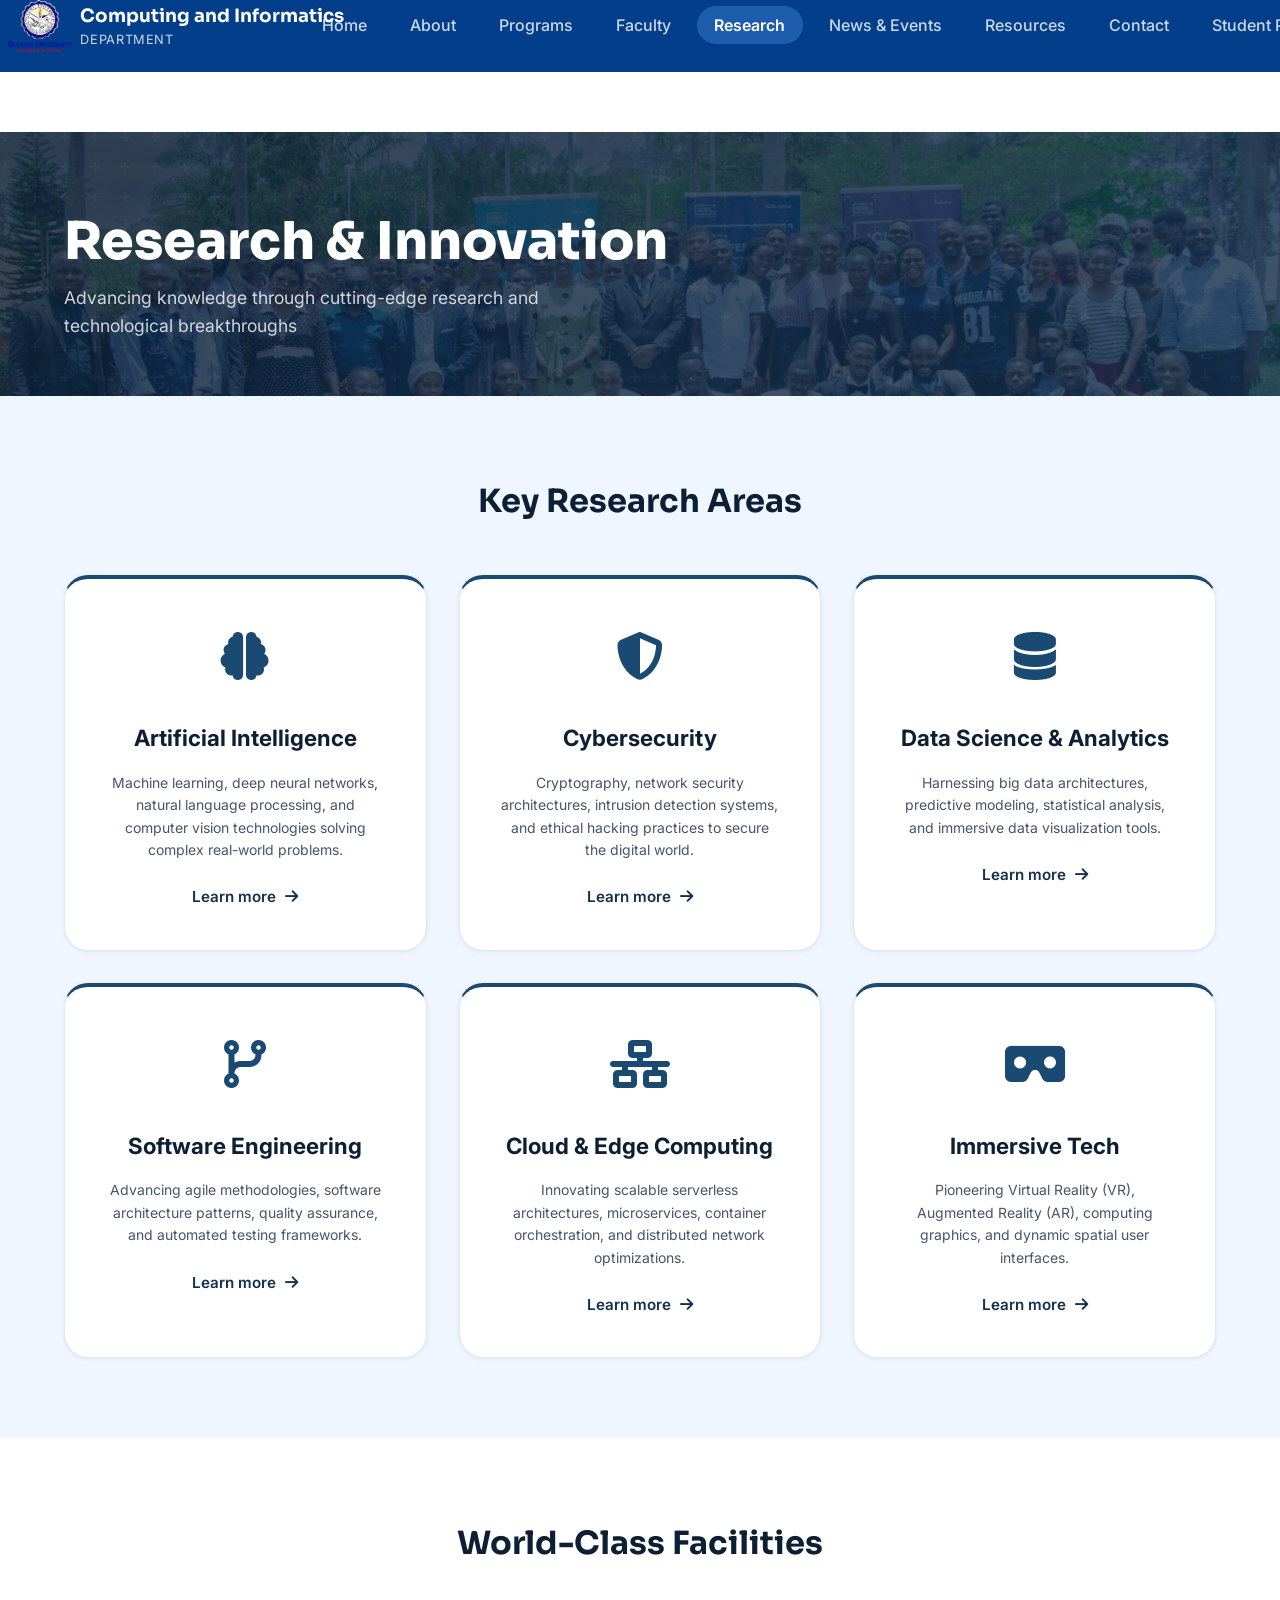
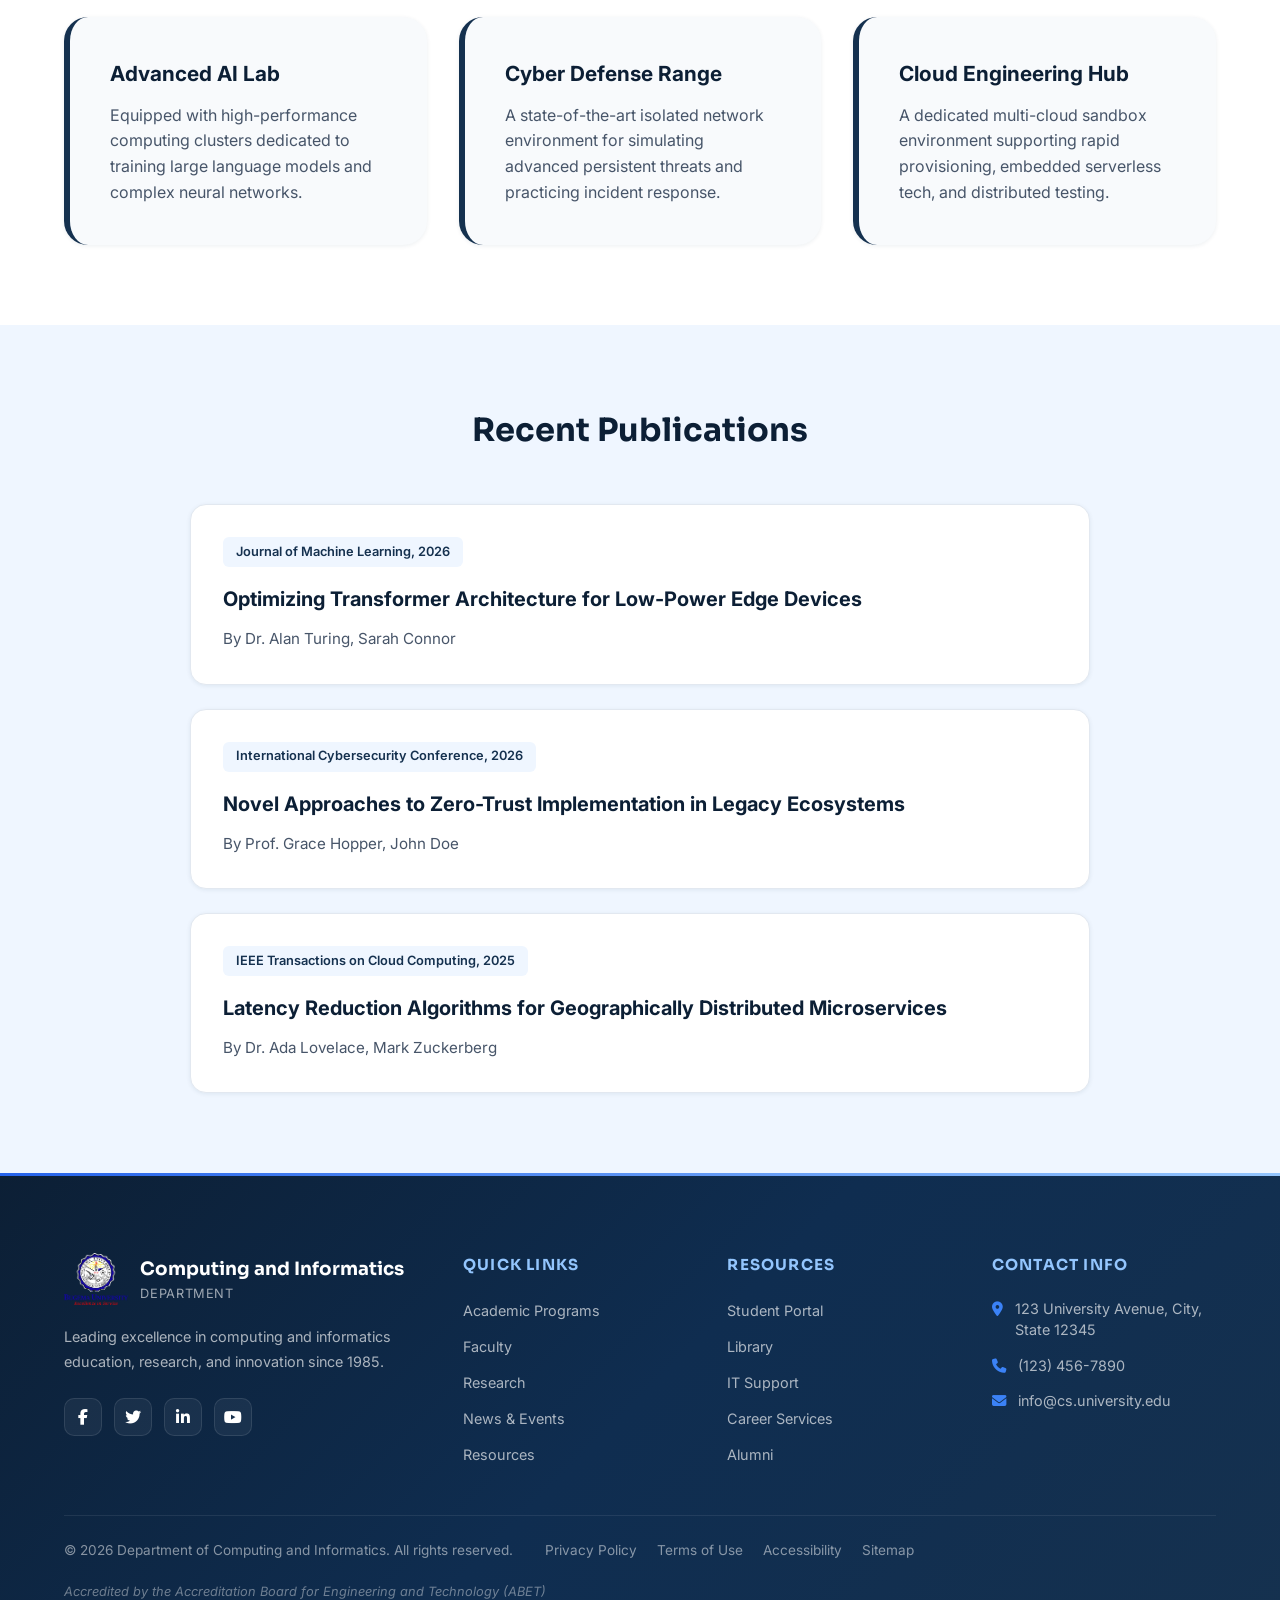
<file: research.html>
<!DOCTYPE html>
<html lang="en">
<head>
    <meta charset="UTF-8">
    <meta name="viewport" content="width=device-width, initial-scale=1.0, maximum-scale=5.0, user-scalable=yes, viewport-fit=cover">
    <meta name="description" content="Research - Cutting-edge research in computing and informatics">
    <meta name="keywords" content="computing and informatics research, AI, cybersecurity, data science">
    <meta name="author" content="Department of Computing and Informatics">
    <title>Research | Department of Computing and Informatics | University</title>
    <link rel="stylesheet" href="styles.css">
    <link rel="preconnect" href="https://fonts.googleapis.com">
    <link rel="preconnect" href="https://fonts.gstatic.com" crossorigin>
    <link href="https://fonts.googleapis.com/css2?family=Inter:wght@300;400;500;600;700&family=Merriweather:wght@300;400;700&display=swap" rel="stylesheet">
    <link rel="stylesheet" href="https://cdnjs.cloudflare.com/ajax/libs/font-awesome/6.4.0/css/all.min.css">
</head>
<body>
    <header class="header">
        <nav class="navbar">
            <div class="nav-container">
                <div class="nav-brand">
                    <a href="index.html" class="brand-link">
                        <div class="brand-logo">
                            <img src="bugema logo.png" alt="Bugema Logo" class="nav-logo-img">
                        </div>
                        <div class="brand-text">
                            <span class="brand-name">Computing and Informatics</span>
                            <span class="brand-tagline">Department</span>
                        </div>
                    </a>
                </div>
                <button class="nav-toggle" aria-label="Toggle navigation">
                    <span class="hamburger-line"></span>
                    <span class="hamburger-line"></span>
                    <span class="hamburger-line"></span>
                </button>
                <ul class="nav-menu">
                    <li class="nav-item"><a href="index.html" class="nav-link">Home</a></li>
                    <li class="nav-item"><a href="about.html" class="nav-link">About</a></li>
                    <li class="nav-item"><a href="programs.html" class="nav-link">Programs</a></li>
                    <li class="nav-item"><a href="faculty.html" class="nav-link">Faculty</a></li>
                    <li class="nav-item"><a href="research.html" class="nav-link active">Research</a></li>
                    <li class="nav-item"><a href="news.html" class="nav-link">News & Events</a></li>
                    <li class="nav-item"><a href="resources.html" class="nav-link">Resources</a></li>
                    <li class="nav-item"><a href="contact.html" class="nav-link">Contact</a></li>
                    <li class="nav-item nav-cta"><a href="https://erms.bugemauniv.ac.ug/student/login/" class="nav-link cta-button" target="_blank">Student Portal</a></li>
                </ul>
            </div>
        </nav>
    </header>

        <!-- Page Hero -->
        <section class="page-hero research-hero">
            <div class="container">
                <h1 class="page-hero-title">Research & Innovation</h1>
                <p class="page-hero-sub">Advancing knowledge through cutting-edge research and technological breakthroughs</p>
            </div>
        </section>

        <section class="section section-alt">
            <div class="container">
                <div class="research-areas">
                    <h3 style="text-align:center; color: var(--blue-900); font-family: var(--font-heading); margin-bottom: 3rem; font-size: 2rem;">Key Research Areas</h3>
                    <div class="research-grid" style="display: grid; grid-template-columns: repeat(auto-fit, minmax(300px, 1fr)); gap: 2rem;">
                        <div class="research-card" style="background: var(--white); padding: 2.5rem; border-radius: var(--radius-lg); box-shadow: var(--shadow-sm); border-top: 4px solid var(--blue-600); transition: transform 0.3s ease;">
                            <div class="research-icon" style="font-size: 3rem; color: var(--blue-600); margin-bottom: 1.5rem;"><i class="fas fa-brain"></i></div>
                            <h4 style="font-size: 1.4rem; font-weight: 700; color: var(--blue-900); margin-bottom: 1rem;">Artificial Intelligence</h4>
                            <p style="color: var(--gray-600); line-height: 1.6; margin-bottom: 1.5rem;">Machine learning, deep neural networks, natural language processing, and computer vision technologies solving complex real-world problems.</p>
                            <a href="#" style="color: var(--blue-700); text-decoration: none; font-weight: 600; font-size: 0.95rem;">Learn more <i class="fas fa-arrow-right" style="margin-left:5px;"></i></a>
                        </div>
                        <div class="research-card" style="background: var(--white); padding: 2.5rem; border-radius: var(--radius-lg); box-shadow: var(--shadow-sm); border-top: 4px solid var(--blue-600); transition: transform 0.3s ease;">
                            <div class="research-icon" style="font-size: 3rem; color: var(--blue-600); margin-bottom: 1.5rem;"><i class="fas fa-shield-alt"></i></div>
                            <h4 style="font-size: 1.4rem; font-weight: 700; color: var(--blue-900); margin-bottom: 1rem;">Cybersecurity</h4>
                            <p style="color: var(--gray-600); line-height: 1.6; margin-bottom: 1.5rem;">Cryptography, network security architectures, intrusion detection systems, and ethical hacking practices to secure the digital world.</p>
                            <a href="#" style="color: var(--blue-700); text-decoration: none; font-weight: 600; font-size: 0.95rem;">Learn more <i class="fas fa-arrow-right" style="margin-left:5px;"></i></a>
                        </div>
                        <div class="research-card" style="background: var(--white); padding: 2.5rem; border-radius: var(--radius-lg); box-shadow: var(--shadow-sm); border-top: 4px solid var(--blue-600); transition: transform 0.3s ease;">
                            <div class="research-icon" style="font-size: 3rem; color: var(--blue-600); margin-bottom: 1.5rem;"><i class="fas fa-database"></i></div>
                            <h4 style="font-size: 1.4rem; font-weight: 700; color: var(--blue-900); margin-bottom: 1rem;">Data Science & Analytics</h4>
                            <p style="color: var(--gray-600); line-height: 1.6; margin-bottom: 1.5rem;">Harnessing big data architectures, predictive modeling, statistical analysis, and immersive data visualization tools.</p>
                            <a href="#" style="color: var(--blue-700); text-decoration: none; font-weight: 600; font-size: 0.95rem;">Learn more <i class="fas fa-arrow-right" style="margin-left:5px;"></i></a>
                        </div>
                        <div class="research-card" style="background: var(--white); padding: 2.5rem; border-radius: var(--radius-lg); box-shadow: var(--shadow-sm); border-top: 4px solid var(--blue-600); transition: transform 0.3s ease;">
                            <div class="research-icon" style="font-size: 3rem; color: var(--blue-600); margin-bottom: 1.5rem;"><i class="fas fa-code-branch"></i></div>
                            <h4 style="font-size: 1.4rem; font-weight: 700; color: var(--blue-900); margin-bottom: 1rem;">Software Engineering</h4>
                            <p style="color: var(--gray-600); line-height: 1.6; margin-bottom: 1.5rem;">Advancing agile methodologies, software architecture patterns, quality assurance, and automated testing frameworks.</p>
                            <a href="#" style="color: var(--blue-700); text-decoration: none; font-weight: 600; font-size: 0.95rem;">Learn more <i class="fas fa-arrow-right" style="margin-left:5px;"></i></a>
                        </div>
                        <div class="research-card" style="background: var(--white); padding: 2.5rem; border-radius: var(--radius-lg); box-shadow: var(--shadow-sm); border-top: 4px solid var(--blue-600); transition: transform 0.3s ease;">
                            <div class="research-icon" style="font-size: 3rem; color: var(--blue-600); margin-bottom: 1.5rem;"><i class="fas fa-network-wired"></i></div>
                            <h4 style="font-size: 1.4rem; font-weight: 700; color: var(--blue-900); margin-bottom: 1rem;">Cloud & Edge Computing</h4>
                            <p style="color: var(--gray-600); line-height: 1.6; margin-bottom: 1.5rem;">Innovating scalable serverless architectures, microservices, container orchestration, and distributed network optimizations.</p>
                            <a href="#" style="color: var(--blue-700); text-decoration: none; font-weight: 600; font-size: 0.95rem;">Learn more <i class="fas fa-arrow-right" style="margin-left:5px;"></i></a>
                        </div>
                        <div class="research-card" style="background: var(--white); padding: 2.5rem; border-radius: var(--radius-lg); box-shadow: var(--shadow-sm); border-top: 4px solid var(--blue-600); transition: transform 0.3s ease;">
                            <div class="research-icon" style="font-size: 3rem; color: var(--blue-600); margin-bottom: 1.5rem;"><i class="fas fa-vr-cardboard"></i></div>
                            <h4 style="font-size: 1.4rem; font-weight: 700; color: var(--blue-900); margin-bottom: 1rem;">Immersive Tech</h4>
                            <p style="color: var(--gray-600); line-height: 1.6; margin-bottom: 1.5rem;">Pioneering Virtual Reality (VR), Augmented Reality (AR), computing graphics, and dynamic spatial user interfaces.</p>
                            <a href="#" style="color: var(--blue-700); text-decoration: none; font-weight: 600; font-size: 0.95rem;">Learn more <i class="fas fa-arrow-right" style="margin-left:5px;"></i></a>
                        </div>
                    </div>
                </div>
            </div>
        </section>

        <!-- New Section: Research Centers & Labs -->
        <section class="section">
            <div class="container">
                <h3 style="text-align:center; color: var(--blue-900); font-family: var(--font-heading); margin-bottom: 3rem; font-size: 2rem;">World-Class Facilities</h3>
                <div style="display: grid; grid-template-columns: repeat(auto-fit, minmax(320px, 1fr)); gap: 2rem;">
                    <div style="background: var(--gray-50); padding: 2.5rem; border-radius: var(--radius-lg); border-left: 6px solid var(--blue-700); box-shadow: var(--shadow-sm);">
                        <h4 style="color: var(--blue-900); font-size: 1.3rem; margin-bottom: 0.75rem;">Advanced AI Lab</h4>
                        <p style="color: var(--gray-600); font-size: 1rem; line-height: 1.6;">Equipped with high-performance computing clusters dedicated to training large language models and complex neural networks.</p>
                    </div>
                    <div style="background: var(--gray-50); padding: 2.5rem; border-radius: var(--radius-lg); border-left: 6px solid var(--blue-700); box-shadow: var(--shadow-sm);">
                        <h4 style="color: var(--blue-900); font-size: 1.3rem; margin-bottom: 0.75rem;">Cyber Defense Range</h4>
                        <p style="color: var(--gray-600); font-size: 1rem; line-height: 1.6;">A state-of-the-art isolated network environment for simulating advanced persistent threats and practicing incident response.</p>
                    </div>
                    <div style="background: var(--gray-50); padding: 2.5rem; border-radius: var(--radius-lg); border-left: 6px solid var(--blue-700); box-shadow: var(--shadow-sm);">
                        <h4 style="color: var(--blue-900); font-size: 1.3rem; margin-bottom: 0.75rem;">Cloud Engineering Hub</h4>
                        <p style="color: var(--gray-600); font-size: 1rem; line-height: 1.6;">A dedicated multi-cloud sandbox environment supporting rapid provisioning, embedded serverless tech, and distributed testing.</p>
                    </div>
                </div>
            </div>
        </section>
        
        <!-- New Section: Recent Publications -->
        <section class="section section-alt">
            <div class="container">
                <h3 style="text-align:center; color: var(--blue-900); font-family: var(--font-heading); margin-bottom: 3rem; font-size: 2rem;">Recent Publications</h3>
                <div style="display: flex; flex-direction: column; gap: 1.5rem; max-width: 900px; margin: 0 auto;">
                    <div style="background: var(--white); padding: 2rem; border-radius: var(--radius-md); box-shadow: var(--shadow-sm); border: 1px solid var(--gray-200); position: relative; overflow: hidden;">
                        <span style="display: inline-block; padding: 0.3rem 0.8rem; background: var(--blue-50); color: var(--blue-700); font-size: 0.8rem; border-radius: 6px; font-weight: 600; margin-bottom: 1rem;">Journal of Machine Learning, 2026</span>
                        <h4 style="font-size: 1.25rem; font-weight: 700; margin-bottom: 0.75rem;"><a href="#" style="color: var(--blue-900); text-decoration: none;">Optimizing Transformer Architecture for Low-Power Edge Devices</a></h4>
                        <p style="color: var(--gray-600); font-size: 0.95rem;">By Dr. Alan Turing, Sarah Connor</p>
                    </div>
                    <div style="background: var(--white); padding: 2rem; border-radius: var(--radius-md); box-shadow: var(--shadow-sm); border: 1px solid var(--gray-200); position: relative; overflow: hidden;">
                        <span style="display: inline-block; padding: 0.3rem 0.8rem; background: var(--blue-50); color: var(--blue-700); font-size: 0.8rem; border-radius: 6px; font-weight: 600; margin-bottom: 1rem;">International Cybersecurity Conference, 2026</span>
                        <h4 style="font-size: 1.25rem; font-weight: 700; margin-bottom: 0.75rem;"><a href="#" style="color: var(--blue-900); text-decoration: none;">Novel Approaches to Zero-Trust Implementation in Legacy Ecosystems</a></h4>
                        <p style="color: var(--gray-600); font-size: 0.95rem;">By Prof. Grace Hopper, John Doe</p>
                    </div>
                    <div style="background: var(--white); padding: 2rem; border-radius: var(--radius-md); box-shadow: var(--shadow-sm); border: 1px solid var(--gray-200); position: relative; overflow: hidden;">
                        <span style="display: inline-block; padding: 0.3rem 0.8rem; background: var(--blue-50); color: var(--blue-700); font-size: 0.8rem; border-radius: 6px; font-weight: 600; margin-bottom: 1rem;">IEEE Transactions on Cloud Computing, 2025</span>
                        <h4 style="font-size: 1.25rem; font-weight: 700; margin-bottom: 0.75rem;"><a href="#" style="color: var(--blue-900); text-decoration: none;">Latency Reduction Algorithms for Geographically Distributed Microservices</a></h4>
                        <p style="color: var(--gray-600); font-size: 0.95rem;">By Dr. Ada Lovelace, Mark Zuckerberg</p>
                    </div>
                </div>
            </div>
        </section>
    </main>

    <footer class="footer" role="contentinfo">
        <div class="container">
            <div class="footer-content">
                <div class="footer-section">
                    <div class="footer-brand">
                        <div class="brand-logo">
                            <img src="bugema logo.png" alt="Bugema Logo" class="nav-logo-img">
                        </div>
                        <div class="brand-text">
                            <span class="brand-name">Computing and Informatics</span>
                            <span class="brand-tagline">Department</span>
                        </div>
                    </div>
                    <p class="footer-description">
                        Leading excellence in computing and informatics education, research, and innovation since 1985.
                    </p>
                    <div class="social-links">
                        <a href="#" aria-label="Facebook">
                            <i class="fab fa-facebook-f"></i>
                        </a>
                        <a href="#" aria-label="Twitter">
                            <i class="fab fa-twitter"></i>
                        </a>
                        <a href="#" aria-label="LinkedIn">
                            <i class="fab fa-linkedin-in"></i>
                        </a>
                        <a href="#" aria-label="YouTube">
                            <i class="fab fa-youtube"></i>
                        </a>
                    </div>
                </div>
                
                <div class="footer-section">
                    <h3>Quick Links</h3>
                    <ul class="footer-links">
                        <li><a href="programs.html">Academic Programs</a></li>
                        <li><a href="faculty.html">Faculty</a></li>
                        <li><a href="research.html">Research</a></li>
                        <li><a href="news.html">News & Events</a></li>
                        <li><a href="resources.html">Resources</a></li>
                    </ul>
                </div>
                
                <div class="footer-section">
                    <h3>Resources</h3>
                    <ul class="footer-links">
                        <li><a href="https://erms.bugemauniv.ac.ug/student/login/" target="_blank">Student Portal</a></li>
                        <li><a href="#">Library</a></li>
                        <li><a href="#">IT Support</a></li>
                        <li><a href="#">Career Services</a></li>
                        <li><a href="#">Alumni</a></li>
                    </ul>
                </div>
                
                <div class="footer-section">
                    <h3>Contact Info</h3>
                    <ul class="footer-contact">
                        <li>
                            <i class="fas fa-map-marker-alt"></i>
                            123 University Avenue, City, State 12345
                        </li>
                        <li>
                            <i class="fas fa-phone"></i>
                            (123) 456-7890
                        </li>
                        <li>
                            <i class="fas fa-envelope"></i>
                            info@cs.university.edu
                        </li>
                    </ul>
                </div>
            </div>
            
            <div class="footer-bottom">
                <div class="footer-legal">
                    <p>&copy; 2026 Department of Computing and Informatics. All rights reserved.</p>
                    <ul class="legal-links">
                        <li><a href="#">Privacy Policy</a></li>
                        <li><a href="#">Terms of Use</a></li>
                        <li><a href="#">Accessibility</a></li>
                        <li><a href="#">Sitemap</a></li>
                    </ul>
                </div>
                <div class="footer-accreditation">
                    <p>Accredited by the Accreditation Board for Engineering and Technology (ABET)</p>
                </div>
            </div>
        </div>
    </footer>

    <script src="script.js"></script>
</body>
</html>
</file>
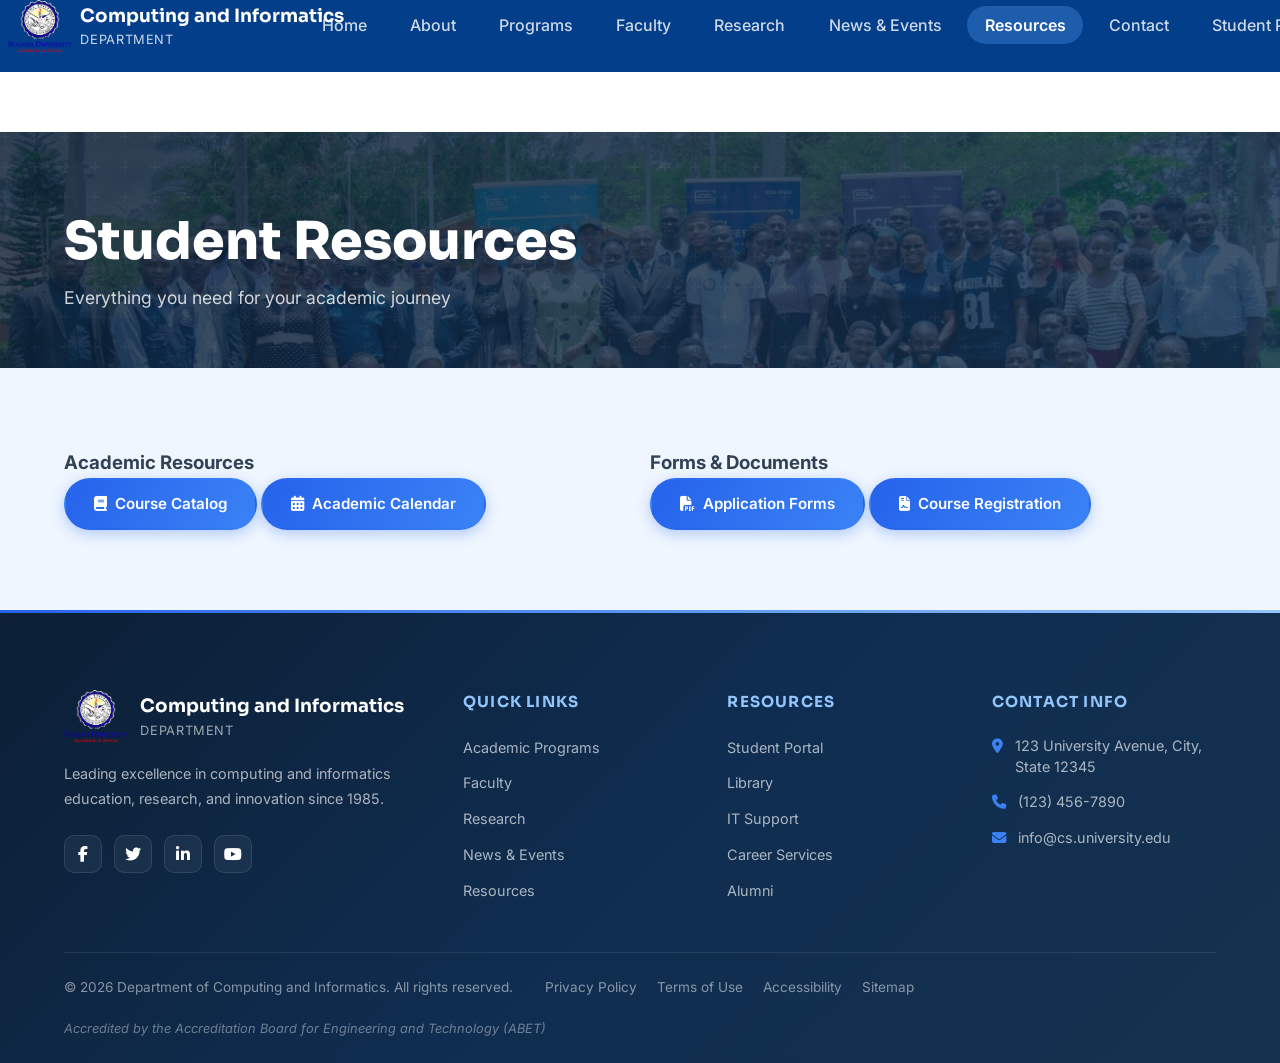
<file: resources.html>
<!DOCTYPE html>
<html lang="en">
<head>
    <meta charset="UTF-8">
    <meta name="viewport" content="width=device-width, initial-scale=1.0, maximum-scale=5.0, user-scalable=yes, viewport-fit=cover">
    <meta name="description" content="Resources - Student resources and support services">
    <meta name="keywords" content="computing and informatics resources, student support, academic resources">
    <meta name="author" content="Department of Computing and Informatics">
    <title>Resources | Department of Computing and Informatics | University</title>
    <link rel="stylesheet" href="styles.css">
    <link rel="preconnect" href="https://fonts.googleapis.com">
    <link rel="preconnect" href="https://fonts.gstatic.com" crossorigin>
    <link href="https://fonts.googleapis.com/css2?family=Inter:wght@300;400;500;600;700&family=Merriweather:wght@300;400;700&display=swap" rel="stylesheet">
    <link rel="stylesheet" href="https://cdnjs.cloudflare.com/ajax/libs/font-awesome/6.4.0/css/all.min.css">
</head>
<body>
    <header class="header">
        <nav class="navbar">
            <div class="nav-container">
                <div class="nav-brand">
                    <a href="index.html" class="brand-link">
                        <div class="brand-logo">
                            <img src="bugema logo.png" alt="Bugema Logo" class="nav-logo-img">
                        </div>
                        <div class="brand-text">
                            <span class="brand-name">Computing and Informatics</span>
                            <span class="brand-tagline">Department</span>
                        </div>
                    </a>
                </div>
                <button class="nav-toggle" aria-label="Toggle navigation">
                    <span class="hamburger-line"></span>
                    <span class="hamburger-line"></span>
                    <span class="hamburger-line"></span>
                </button>
                <ul class="nav-menu">
                    <li class="nav-item"><a href="index.html" class="nav-link">Home</a></li>
                    <li class="nav-item"><a href="about.html" class="nav-link">About</a></li>
                    <li class="nav-item"><a href="programs.html" class="nav-link">Programs</a></li>
                    <li class="nav-item"><a href="faculty.html" class="nav-link">Faculty</a></li>
                    <li class="nav-item"><a href="research.html" class="nav-link">Research</a></li>
                    <li class="nav-item"><a href="news.html" class="nav-link">News & Events</a></li>
                    <li class="nav-item"><a href="resources.html" class="nav-link active">Resources</a></li>
                    <li class="nav-item"><a href="contact.html" class="nav-link">Contact</a></li>
                    <li class="nav-item nav-cta"><a href="https://erms.bugemauniv.ac.ug/student/login/" class="nav-link cta-button" target="_blank">Student Portal</a></li>
                </ul>
            </div>
        </nav>
    </header>

    <main>
        <section class="page-hero resources-hero">
            <div class="container">
                <h1 class="page-hero-title">Student Resources</h1>
                <p class="page-hero-sub">Everything you need for your academic journey</p>
            </div>
        </section>

        <section class="section section-alt">
            <div class="container">
                <div class="resources-grid">
                    <div class="resource-category">
                        <h3>Academic Resources</h3>
                        <div class="resource-list">
                            <a href="course-catalog.html" class="btn btn-primary">
                                <i class="fas fa-book"></i>
                                <span>Course Catalog</span>
                            </a>
                            <a href="academic-calendar.html" class="btn btn-primary">
                                <i class="fas fa-calendar-alt"></i>
                                <span>Academic Calendar</span>
                            </a>
                        </div>
                    </div>
                    <div class="resource-category">
                        <h3>Forms & Documents</h3>
                        <div class="resource-list">
                            <a href="application-forms.html" class="btn btn-primary">
                                <i class="fas fa-file-pdf"></i>
                                <span>Application Forms</span>
                            </a>
                            <a href="course-registration.html" class="btn btn-primary">
                                <i class="fas fa-file-contract"></i>
                                <span>Course Registration</span>
                            </a>
                        </div>
                    </div>
                </div>
            </div>
        </section>
    </main>

    <footer class="footer" role="contentinfo">
        <div class="container">
            <div class="footer-content">
                <div class="footer-section">
                    <div class="footer-brand">
                        <div class="brand-logo">
                            <img src="bugema logo.png" alt="Bugema Logo" class="nav-logo-img">
                        </div>
                        <div class="brand-text">
                            <span class="brand-name">Computing and Informatics</span>
                            <span class="brand-tagline">Department</span>
                        </div>
                    </div>
                    <p class="footer-description">
                        Leading excellence in computing and informatics education, research, and innovation since 1985.
                    </p>
                    <div class="social-links">
                        <a href="#" aria-label="Facebook">
                            <i class="fab fa-facebook-f"></i>
                        </a>
                        <a href="#" aria-label="Twitter">
                            <i class="fab fa-twitter"></i>
                        </a>
                        <a href="#" aria-label="LinkedIn">
                            <i class="fab fa-linkedin-in"></i>
                        </a>
                        <a href="#" aria-label="YouTube">
                            <i class="fab fa-youtube"></i>
                        </a>
                    </div>
                </div>
                
                <div class="footer-section">
                    <h3>Quick Links</h3>
                    <ul class="footer-links">
                        <li><a href="programs.html">Academic Programs</a></li>
                        <li><a href="faculty.html">Faculty</a></li>
                        <li><a href="research.html">Research</a></li>
                        <li><a href="news.html">News & Events</a></li>
                        <li><a href="resources.html">Resources</a></li>
                    </ul>
                </div>
                
                <div class="footer-section">
                    <h3>Resources</h3>
                    <ul class="footer-links">
                        <li><a href="https://erms.bugemauniv.ac.ug/student/login/" target="_blank">Student Portal</a></li>
                        <li><a href="#">Library</a></li>
                        <li><a href="#">IT Support</a></li>
                        <li><a href="#">Career Services</a></li>
                        <li><a href="#">Alumni</a></li>
                    </ul>
                </div>
                
                <div class="footer-section">
                    <h3>Contact Info</h3>
                    <ul class="footer-contact">
                        <li>
                            <i class="fas fa-map-marker-alt"></i>
                            123 University Avenue, City, State 12345
                        </li>
                        <li>
                            <i class="fas fa-phone"></i>
                            (123) 456-7890
                        </li>
                        <li>
                            <i class="fas fa-envelope"></i>
                            info@cs.university.edu
                        </li>
                    </ul>
                </div>
            </div>
            
            <div class="footer-bottom">
                <div class="footer-legal">
                    <p>&copy; 2026 Department of Computing and Informatics. All rights reserved.</p>
                    <ul class="legal-links">
                        <li><a href="#">Privacy Policy</a></li>
                        <li><a href="#">Terms of Use</a></li>
                        <li><a href="#">Accessibility</a></li>
                        <li><a href="#">Sitemap</a></li>
                    </ul>
                </div>
                <div class="footer-accreditation">
                    <p>Accredited by the Accreditation Board for Engineering and Technology (ABET)</p>
                </div>
            </div>
        </div>
    </footer>

    <script src="script.js"></script>
</body>
</html>
</file>
<file: styles.css>
/* =========================================================
   CS Department Website — Complete Design System
   Blue & White Theme | Modern University Layout
   ========================================================= */

@import url('https://fonts.googleapis.com/css2?family=Sora:wght@300;400;500;600;700;800&family=Inter:wght@300;400;500;600;700&display=swap');

/* ─── CSS Variables ──────────────────────────────────────── */
:root {
  --blue-900: #0c1f35;
  --blue-800: #0f2d50;
  --blue-700: #15314f;
  --blue-600: #1a4a72;
  --blue-500: #1d6fa3;
  --blue-400: #2563eb;
  --blue-300: #3b82f6;
  --blue-200: #93c5fd;
  --blue-100: #dbeafe;
  --blue-50:  #eff6ff;

  --white: #ffffff;
  --gray-50: #f8fafc;
  --gray-100: #f1f5f9;
  --gray-200: #e2e8f0;
  --gray-300: #cbd5e1;
  --gray-500: #64748b;
  --gray-600: #475569;
  --gray-700: #334155;
  --gray-900: #0f172a;

  --font-heading: 'Sora', sans-serif;
  --font-body: 'Inter', sans-serif;

  --radius-sm: 8px;
  --radius-md: 16px;
  --radius-lg: 24px;
  --radius-full: 9999px;

  --shadow-sm: 0 1px 4px rgba(15,45,80,.08);
  --shadow-md: 0 4px 16px rgba(15,45,80,.12);
  --shadow-lg: 0 12px 40px rgba(15,45,80,.16);
  --shadow-xl: 0 24px 60px rgba(15,45,80,.2);

  --nav-h: 72px;
  --bottom-nav-h: 64px;
  --transition: .25s ease;
}

[data-theme="dark"] {
  --white: #0f172a;
  --gray-50: #1e293b;
  --gray-100: #334155;
  --gray-200: #475569;
  --gray-300: #64748b;
  --gray-500: #94a3b8;
  --gray-600: #cbd5e1;
  --gray-700: #f1f5f9;
  --gray-900: #ffffff;
  
  --blue-900: #93c5fd;
  --blue-50: #1e293b;
}

/* ─── Reset ──────────────────────────────────────────────── */
*, *::before, *::after { box-sizing: border-box; margin: 0; padding: 0; }
html { scroll-behavior: smooth; font-size: 16px; }
body {
  font-family: var(--font-body);
  color: var(--gray-700);
  background: var(--white);
  line-height: 1.6;
  -webkit-font-smoothing: antialiased;
  overflow-x: hidden;
}
img { max-width: 100%; display: block; }
a { text-decoration: none; color: inherit; }
ul { list-style: none; }

/* ─── Container ──────────────────────────────────────────── */
.container {
  max-width: 1200px;
  margin: 0 auto;
  padding: 0 1.5rem;
}

/* ─── Body padding for nav ───────────────────────────────── */
body { padding-top: calc(var(--nav-h) + 60px); }
@media (max-width: 767px) {
  body { padding-top: 0; padding-bottom: var(--bottom-nav-h); }
}

/* =========================================================
   HEADER & NAVIGATION
   ========================================================= */
.header {
  position: fixed;
  top: 0; left: 0; right: 0;
  height: var(--nav-h);
  background: #023e8a; /* Solid vibrant university blue */
  z-index: 1000;
  transition: all 0.3s ease;
}
.header.scrolled {
  background: rgba(2, 62, 138, 0.95);
  backdrop-filter: blur(12px);
  box-shadow: 0 4px 30px rgba(0,0,0,0.15);
}

.nav-container {
  display: flex;
  align-items: center;
  justify-content: space-between;
  width: 100%;
  height: 100%;
  max-width: 1400px;
  margin: 0 auto;
  padding: 0 1.5rem 0 0.5rem; /* Reduced left padding to push logo left */
  gap: 1.5rem;
  position: relative;
}

/* Brand */
.brand-link {
  display: flex;
  align-items: center;
  gap: .5rem; /* Reduced gap to bring logo closer to text */
  text-decoration: none;
  flex-shrink: 0;
}
.brand-logo {
  display: flex;
  align-items: center;
  justify-content: center;
  height: 52px;
  flex-shrink: 0;
}
.nav-logo-img {
  height: 52px;
  width: auto;
  object-fit: contain;
  display: block;
}
.brand-text {
  display: flex;
  flex-direction: column;
  white-space: nowrap;
}
.brand-name { font-family: var(--font-heading); font-size: 1.15rem; font-weight: 700; color: var(--white); }
.brand-tagline { font-family: var(--font-body); font-size: .8rem; color: rgba(255,255,255,.8); text-transform: uppercase; letter-spacing: 0.05em; }

/* Navigation Menu & Responsive Dropdown */
.nav-menu {
  display: flex;
  align-items: center;
  gap: .5rem;
  margin-left: auto; /* Force menu to the far right on desktop */
}
.nav-link {
  color: rgba(255,255,255,.8);
  font-size: 1rem;
  font-weight: 500;
  padding: .55rem 1.1rem;
  border-radius: var(--radius-full);
  transition: all 0.3s ease;
  white-space: nowrap;
}
.nav-link:hover   { color: var(--white); background: rgba(255,255,255,.12); }
.nav-link.active  { color: var(--white); background: rgba(96,165,250,.3); font-weight: 600; }

.nav-toggle { display: none; background: transparent; border: none; cursor: pointer; padding: 0.5rem; }
.hamburger-line { display: block; width: 24px; height: 2px; margin: 5px 0; background: var(--white); transition: var(--transition); }

/* Theme Toggle Button */
.theme-toggle {
  background: rgba(255,255,255,.1);
  border: 1px solid rgba(255,255,255,.2);
  color: var(--white);
  border-radius: 50%;
  width: 36px; height: 36px;
  display: flex; align-items: center; justify-content: center;
  cursor: pointer; transition: var(--transition);
  margin-left: 0.5rem;
}
.theme-toggle:hover { background: rgba(255,255,255,.2); transform: translateY(-2px); }
.theme-toggle i { pointer-events: none; }

/* Responsive Nav */
@media (max-width: 900px) {
  .nav-toggle { display: block; }
  .nav-menu {
    position: absolute;
    top: 100%; left: 0; right: 0;
    transform: none;
    background: rgba(12, 31, 53, 0.98);
    backdrop-filter: blur(16px);
    flex-direction: column;
    padding: 1.5rem;
    gap: 1rem;
    box-shadow: 0 10px 30px rgba(0,0,0,0.3);
    clip-path: polygon(0 0, 100% 0, 100% 0, 0 0);
    transition: clip-path 0.4s ease-in-out;
  }
  .nav-menu.show {
    clip-path: polygon(0 0, 100% 0, 100% 100%, 0 100%);
  }
  .nav-link { font-size: 1.1rem; width: 100%; text-align: center; }
  .nav-cta { margin: 1rem auto 0; }
  .theme-toggle-item { display: flex; justify-content: center; width: 100%; margin-top: 1rem; border-top: 1px solid rgba(255,255,255,0.1); padding-top: 1rem; }
}

/* =========================================================
   PAGE HERO (inner pages)
   ========================================================= */
.page-hero {
  position: relative;
  padding: 5rem 0 3.5rem;
  background:
    linear-gradient(135deg, rgba(12,31,53,.82) 0%, rgba(21,49,79,.82) 100%),
    url('departement picture.jpeg') center/cover no-repeat;
  color: var(--white);
  overflow: hidden;
}
.page-hero::after {
  content: '';
  position: absolute;
  inset: 0;
  background: url("data:image/svg+xml,%3Csvg width='60' height='60' viewBox='0 0 60 60' xmlns='http://www.w3.org/2000/svg'%3E%3Cg fill='none' fill-rule='evenodd'%3E%3Cg fill='%23ffffff' fill-opacity='0.03'%3E%3Cpath d='M36 34v-4h-2v4h-4v2h4v4h2v-4h4v-2h-4zm0-30V0h-2v4h-4v2h4v4h2V6h4V4h-4zM6 34v-4H4v4H0v2h4v4h2v-4h4v-2H6zM6 4V0H4v4H0v2h4v4h2V6h4V4H6z'/%3E%3C/g%3E%3C/g%3E%3C/svg%3E");
  pointer-events: none;
}
.page-hero .container { position: relative; z-index: 1; }
.page-breadcrumb {
  font-size: .8rem;
  color: rgba(255,255,255,.6);
  margin-bottom: .75rem;
  display: flex;
  align-items: center;
  gap: .5rem;
}
.page-breadcrumb a { color: rgba(255,255,255,.6); }
.page-breadcrumb a:hover { color: var(--white); }
.page-hero-title {
  font-family: var(--font-heading);
  font-size: clamp(2rem, 5vw, 3.25rem);
  font-weight: 800;
  line-height: 1.15;
  margin-bottom: .75rem;
}
.page-hero-sub {
  font-size: 1.1rem;
  color: rgba(255,255,255,.8);
  max-width: 560px;
}

/* =========================================================
   SECTION STYLES
   ========================================================= */
.section { padding: 5rem 0; }
.section-alt { background: var(--blue-50); }
.section-dark {
  background: linear-gradient(135deg, var(--blue-900), var(--blue-700));
  color: var(--white);
}

.section-header { text-align: center; margin-bottom: 3.5rem; }
.section-tag {
  display: inline-block;
  background: var(--blue-100);
  color: var(--blue-400);
  font-size: .75rem;
  font-weight: 700;
  text-transform: uppercase;
  letter-spacing: .1em;
  padding: .3rem .9rem;
  border-radius: var(--radius-full);
  margin-bottom: 1rem;
}
.section-dark .section-tag {
  background: rgba(255,255,255,.1);
  color: var(--blue-200);
}
.section-title {
  font-family: var(--font-heading);
  font-size: clamp(1.75rem, 4vw, 2.75rem);
  font-weight: 800;
  color: var(--blue-900);
  margin-bottom: .75rem;
}
.section-dark .section-title { color: var(--white); }
.section-sub {
  font-size: 1.1rem;
  color: var(--gray-500);
  max-width: 600px;
  margin: 0 auto;
}
.section-dark .section-sub { color: rgba(255,255,255,.7); }

/* ─── Section Divider accent ─── */
.section-title::after {
  content: '';
  display: block;
  width: 48px;
  height: 4px;
  background: linear-gradient(90deg, var(--blue-400), var(--blue-200));
  border-radius: 2px;
  margin: .75rem auto 0;
}
.section-header.left .section-title::after { margin-left: 0; }

/* =========================================================
   BUTTONS
   ========================================================= */
.btn {
  display: inline-flex;
  align-items: center;
  gap: .5rem;
  padding: .75rem 1.75rem;
  border-radius: var(--radius-full);
  font-weight: 600;
  font-size: .95rem;
  transition: var(--transition);
  cursor: pointer;
  border: 2px solid transparent;
  white-space: nowrap;
}
.btn-primary {
  background: linear-gradient(120deg, var(--blue-400), var(--blue-300));
  color: var(--white);
  box-shadow: 0 4px 14px rgba(37,99,235,.3);
}
.btn-primary:hover { transform: translateY(-2px); box-shadow: 0 8px 24px rgba(37,99,235,.4); }
.btn-outline {
  background: transparent;
  color: var(--white);
  border-color: rgba(255,255,255,.6);
}
.btn-outline:hover { background: rgba(255,255,255,.12); border-color: var(--white); }
.btn-outline-blue {
  background: transparent;
  color: var(--blue-400);
  border-color: var(--blue-400);
}
.btn-outline-blue:hover { background: var(--blue-400); color: var(--white); }
.btn-sm { padding: .5rem 1.1rem; font-size: .85rem; }

/* =========================================================
   HERO (homepage)
   ========================================================= */
.hero {
  position: relative;
  min-height: calc(100vh - var(--nav-h));
  display: flex;
  align-items: center;
  overflow: hidden;
  color: var(--white);
}
@media (max-width: 767px) {
  .hero { min-height: calc(100vh - 58px); }
}

/* Slideshow */
.hero-slides { position: absolute; inset: 0; }
.hero-slide {
  position: absolute;
  inset: 0;
  background-size: cover;
  background-position: center;
  opacity: 0;
  transform: scale(1.06);
  animation: heroSlide 24s infinite ease-in-out;
}
.hero-slide:nth-child(1) { background-image: url('departement.jpeg'); animation-delay: 0s; }
.hero-slide:nth-child(2) { background-image: url('welcome.jpg'); animation-delay: 6s; }
.hero-slide:nth-child(3) { background-image: url('Arc of knowledge BU.jpg'); animation-delay: 12s; }
.hero-slide:nth-child(4) { background-image: url('1.jpg'); animation-delay: 18s; }
@keyframes heroSlide {
  0%, 24% { opacity: 1; transform: scale(1.03); }
  26%, 100% { opacity: 0; transform: scale(1.08); }
}

.hero-overlay {
  position: absolute;
  inset: 0;
  background: linear-gradient(135deg, rgba(12,31,53,.78) 0%, rgba(21,49,79,.6) 100%);
}
.hero-content {
  position: relative;
  z-index: 2;
  width: 100%;
  text-align: center;
  padding: 4rem 0;
}
/* Welcome Logo specific for index.html */
.welcome-logo {
  width: 140px;
  height: 140px;
  object-fit: contain;
  margin: 0 auto 1.5rem;
  filter: drop-shadow(0 8px 24px rgba(0,0,0,0.6));
  animation: fadeUp 0.8s ease;
}
.hero-logo {
  width: 110px;
  height: 110px;
  object-fit: contain;
  margin: 0 auto 1.5rem;
  filter: drop-shadow(0 4px 16px rgba(0,0,0,.4));
}
.hero-tag {
  display: inline-block;
  background: rgba(255,255,255,.12);
  border: 1px solid rgba(255,255,255,.25);
  color: var(--blue-200);
  font-size: .8rem;
  font-weight: 600;
  letter-spacing: .1em;
  text-transform: uppercase;
  padding: .35rem 1rem;
  border-radius: var(--radius-full);
  margin-bottom: 1.25rem;
}
.hero-title {
  font-family: var(--font-heading);
  font-size: clamp(2.25rem, 6vw, 4rem);
  font-weight: 800;
  line-height: 1.1;
  margin-bottom: 1rem;
  text-shadow: 0 2px 20px rgba(0,0,0,.3);
}
.hero-sub {
  font-size: clamp(1rem, 2.5vw, 1.25rem);
  color: rgba(255,255,255,.85);
  max-width: 620px;
  margin: 0 auto 2rem;
  text-shadow: 0 1px 8px rgba(0,0,0,.3);
}
.hero-actions { display: flex; gap: 1rem; justify-content: center; flex-wrap: wrap; }

/* Stats Row */
.hero-stats {
  position: relative;
  z-index: 2;
  background: rgba(255,255,255,.08);
  backdrop-filter: blur(12px);
  border: 1px solid rgba(255,255,255,.15);
  border-radius: 2rem;
  max-width: 900px;
  margin: 0 auto 3rem;
  padding: 1rem;
  box-shadow: 0 15px 35px rgba(0,0,0,.15);
}
.hero-stats-inner {
  display: flex;
  justify-content: center;
  align-items: stretch;
  flex-wrap: wrap;
}
.stat-item {
  flex: 1;
  min-width: 150px;
  text-align: center;
  padding: 1.5rem 1rem;
  position: relative;
}
.stat-item:not(:last-child)::after {
  content: '';
  position: absolute;
  right: 0;
  top: 20%;
  bottom: 20%;
  width: 1px;
  background: rgba(255,255,255,.15);
}
@media (max-width: 767px) {
  .stat-item:not(:last-child)::after { display: none; }
  .stat-item { border-bottom: 1px solid rgba(255,255,255,0.1); }
  .stat-item:last-child { border-bottom: none; }
}
.stat-number {
  display: block;
  font-family: var(--font-heading);
  font-size: 2.25rem;
  font-weight: 800;
  color: var(--blue-200);
  line-height: 1;
  margin-bottom: .25rem;
}
.stat-label {
  font-size: .8rem;
  color: rgba(255,255,255,.65);
  text-transform: uppercase;
  letter-spacing: .05em;
}

/* =========================================================
   QUICK LINKS GRID (homepage)
   ========================================================= */
.quick-links {
  padding: 5rem 0;
}
.quick-links-grid {
  display: grid;
  grid-template-columns: repeat(auto-fit, minmax(200px, 1fr));
  gap: 1.5rem;
}
.quick-link-card {
  background: rgba(255, 255, 255, 0.7);
  backdrop-filter: blur(8px);
  -webkit-backdrop-filter: blur(8px);
  border: 1px solid rgba(255, 255, 255, 0.3);
  border-radius: var(--radius-md);
  padding: 2rem 1.5rem;
  text-align: center;
  transition: all 0.4s cubic-bezier(0.165, 0.84, 0.44, 1);
  box-shadow: var(--shadow-sm);
  display: flex;
  flex-direction: column;
  align-items: center;
  gap: 1rem;
  position: relative;
  overflow: hidden;
 height: 100%;}
.quick-link-card::before {
  content: '';
  position: absolute;
  top: 0; left: 0;
  width: 100%; height: 100%;
  background: linear-gradient(135deg, var(--blue-400), var(--blue-300));
  opacity: 0;
  transition: opacity 0.4s ease;
  z-index: 0;
}
.quick-link-card:hover { transform: translateY(-8px); box-shadow: var(--shadow-xl); border-color: transparent; }
.quick-link-card:hover::before { opacity: 0.05; }
.quick-link-card-icon, .quick-link-icon {
  width: 60px; height: 60px;
  background: var(--blue-50);
  border-radius: 16px;
  display: flex; align-items: center; justify-content: center;
  font-size: 1.6rem;
  color: var(--blue-400);
  transition: all 0.4s ease;
  position: relative;
  z-index: 1;
}
.quick-link-card:hover .quick-link-icon { background: var(--blue-400); color: var(--white); transform: scale(1.1); }
.quick-link-card h3 { font-size: 1.1rem; font-weight: 800; color: var(--blue-900); position: relative; z-index: 1; }
.quick-link-card p  { font-size: .85rem; color: var(--gray-600); line-height: 1.6; position: relative; z-index: 1; }
.quick-link-card:hover h3 { color: var(--blue-700); }

/* =========================================================
   HIGHLIGHT CARDS
   ========================================================= */
.highlights {
  padding: 6rem 0;
  background: linear-gradient(180deg, var(--white) 0%, var(--gray-50) 100%);
}
.highlights-grid {
  display: grid;
  grid-template-columns: repeat(auto-fit, minmax(300px, 1fr));
  gap: 2rem;
}
.highlight-card {
  background: var(--white);
  border-radius: var(--radius-lg);
  padding: 2.5rem;
  box-shadow: var(--shadow-md);
  border: 1px solid var(--gray-100);
  transition: all 0.4s cubic-bezier(0.175, 0.885, 0.32, 1.275);
  position: relative;
  overflow: hidden;
  display: flex;
  flex-direction: column;
  gap: 1.25rem;
 height: 100%;}
.highlight-card::before {
  content: '';
  position: absolute;
  top: 0; left: 0; right: 0;
  height: 5px;
  background: linear-gradient(90deg, var(--blue-400), var(--blue-200));
}
.highlight-card:hover { transform: translateY(-10px); box-shadow: var(--shadow-xl); border-color: var(--blue-100); }
.highlight-icon {
  width: 64px; height: 64px;
  background: var(--blue-50);
  border-radius: 18px;
  display: flex; align-items: center; justify-content: center;
  font-size: 1.8rem;
  color: var(--blue-400);
  transition: all 0.4s ease;
}
.highlight-card:hover .highlight-icon { background: var(--blue-400); color: var(--white); transform: rotate(10deg); }
.highlight-card h3 { font-size: 1.3rem; font-weight: 800; color: var(--blue-900); }
.highlight-card p  { font-size: 1rem; color: var(--gray-600); line-height: 1.8; }

/* =========================================================
   OVERVIEW GRID (about)
   ========================================================= */
.overview-grid {
  display: grid;
  grid-template-columns: 1fr 1fr;
  gap: 3rem;
  align-items: center;
}
.overview-grid.reverse { direction: rtl; }
.overview-grid.reverse > * { direction: ltr; }
@media (max-width: 767px) { .overview-grid { grid-template-columns: 1fr; direction: ltr; } }
.overview-img {
  border-radius: var(--radius-lg);
  width: 100%;
  height: 340px;
  object-fit: cover;
  box-shadow: var(--shadow-lg);
}
.overview-text h2 { font-family: var(--font-heading); font-size: 1.9rem; font-weight: 800; color: var(--blue-900); margin-bottom: 1rem; }
.overview-text p  { color: var(--gray-600); line-height: 1.8; margin-bottom: 1rem; }

/* VMV Cards */
.vmv-grid {
  display: grid;
  grid-template-columns: repeat(auto-fit, minmax(240px, 1fr));
  gap: 1.5rem;
}
.vmv-card {
  background: var(--white);
  border-radius: var(--radius-md);
  padding: 1.75rem;
  box-shadow: var(--shadow-md);
  border: 1px solid var(--gray-200);
  text-align: center;
  transition: var(--transition);
 height: 100%; display: flex; flex-direction: column;}
.vmv-card:hover { transform: translateY(-4px); box-shadow: var(--shadow-lg); }
.vmv-icon {
  font-size: 2.25rem;
  color: var(--blue-400);
  margin-bottom: 1rem;
}
.vmv-card h3 { font-size: 1.1rem; font-weight: 700; color: var(--blue-900); margin-bottom: .6rem; }
.vmv-card p  { font-size: .9rem; color: var(--gray-500); line-height: 1.7; }

/* HOD Card */
.hod-section { padding: 5rem 0; background: var(--blue-50); }
.hod-card {
  display: grid;
  grid-template-columns: 280px 1fr;
  gap: 3rem;
  align-items: center;
  background: var(--white);
  border-radius: var(--radius-lg);
  padding: 2.5rem;
  box-shadow: var(--shadow-lg);
  border: 1px solid var(--blue-100);
}
@media (max-width: 767px) { .hod-card { grid-template-columns: 1fr; text-align: center; } }
.hod-photo {
  width: 100%;
  aspect-ratio: 1;
  object-fit: cover;
  border-radius: var(--radius-md);
  box-shadow: var(--shadow-md);
}
.hod-info .badge {
  display: inline-block;
  background: var(--blue-100);
  color: var(--blue-500);
  font-size: .75rem;
  font-weight: 700;
  letter-spacing: .08em;
  text-transform: uppercase;
  padding: .25rem .75rem;
  border-radius: var(--radius-full);
  margin-bottom: 1rem;
}
.hod-info h2 { font-family: var(--font-heading); font-size: 1.75rem; font-weight: 800; color: var(--blue-900); margin-bottom: .25rem; }
.hod-info .title { color: var(--blue-400); font-weight: 600; margin-bottom: 1rem; }
.hod-info p  { color: var(--gray-600); line-height: 1.8; }

/* Timeline */
.timeline { position: relative; max-width: 720px; margin: 0 auto; }
.timeline::before {
  content: '';
  position: absolute;
  left: 50%;
  top: 0; bottom: 0;
  width: 2px;
  background: var(--blue-100);
  transform: translateX(-50%);
}
@media (max-width: 600px) {
  .timeline::before { left: 16px; }
}
.timeline-item {
  display: flex;
  gap: 2rem;
  margin-bottom: 2.5rem;
  position: relative;
  align-items: flex-start;
}
.timeline-item:nth-child(odd)  { flex-direction: row; }
.timeline-item:nth-child(even) { flex-direction: row-reverse; }
@media (max-width: 600px) {
  .timeline-item,
  .timeline-item:nth-child(even) { flex-direction: row; padding-left: 2.5rem; }
}
.timeline-dot {
  position: absolute;
  left: 50%;
  top: .5rem;
  transform: translateX(-50%);
  width: 14px; height: 14px;
  background: var(--blue-400);
  border: 3px solid var(--white);
  border-radius: 50%;
  box-shadow: 0 0 0 3px var(--blue-200);
  z-index: 1;
  flex-shrink: 0;
}
@media (max-width: 600px) {
  .timeline-dot { left: 16px; transform: none; }
}
.timeline-year {
  background: var(--blue-400);
  color: var(--white);
  font-weight: 700;
  font-size: .85rem;
  padding: .3rem .85rem;
  border-radius: var(--radius-full);
  flex-shrink: 0;
  align-self: flex-start;
  min-width: 72px;
  text-align: center;
}
.timeline-body {
  background: var(--white);
  border-radius: var(--radius-md);
  padding: 1.25rem 1.5rem;
  box-shadow: var(--shadow-sm);
  flex: 1;
  border: 1px solid var(--gray-200);
}
.timeline-body h4 { color: var(--blue-900); font-weight: 700; margin-bottom: .3rem; }
.timeline-body p  { color: var(--gray-500); font-size: .9rem; }

/* =========================================================
   PROGRAMS
   ========================================================= */
.tab-bar {
  display: flex;
  justify-content: center;
  gap: .5rem;
  margin-bottom: 2.5rem;
  flex-wrap: wrap;
}
.tab-btn {
  padding: .55rem 1.4rem;
  border-radius: var(--radius-full);
  border: 2px solid var(--blue-200);
  background: transparent;
  color: var(--blue-600);
  font-weight: 600;
  font-size: .9rem;
  cursor: pointer;
  transition: var(--transition);
}
.tab-btn.active, .tab-btn:hover {
  background: var(--blue-400);
  border-color: var(--blue-400);
  color: var(--white);
}
.tab-panel { display: none; }
.tab-panel.active { display: block; animation: fadeUp .35s ease; }

.program-grid {
  display: grid;
  grid-template-columns: repeat(auto-fit, minmax(340px, 1fr));
  gap: 2rem;
}
.program-card {
  background: var(--white);
  border-radius: var(--radius-lg);
  overflow: hidden;
  box-shadow: var(--shadow-sm);
  border: 1px solid var(--gray-200);
  transition: all 0.4s cubic-bezier(0.175, 0.885, 0.32, 1.275);
  display: flex;
  flex-direction: column;
  position: relative;
}
.program-card::after {
  content: ''; position: absolute; inset: 0; border: 2px solid transparent; 
  background: linear-gradient(135deg, var(--blue-400), var(--blue-200)) border-box; 
  -webkit-mask: linear-gradient(#fff 0 0) padding-box, linear-gradient(#fff 0 0); 
  -webkit-mask-composite: xor; mask: linear-gradient(#fff 0 0) padding-box, linear-gradient(#fff 0 0); mask-composite: exclude; opacity: 0; transition: opacity 0.4s ease; 
  border-radius: var(--radius-lg); pointer-events: none;
}
.program-card:hover { transform: translateY(-8px); box-shadow: 0 16px 40px rgba(0,0,0,.15); }
.program-card:hover::after { opacity: 1; }
.program-card-header {
  background: linear-gradient(135deg, var(--blue-900), var(--blue-600));
  color: var(--white);
  padding: 1.75rem 1.5rem;
  display: flex;
  justify-content: space-between;
  align-items: flex-start;
  gap: 1rem;
}
.program-card-header h3 { font-size: 1.3rem; font-weight: 800; line-height: 1.3; }
.program-badge {
  background: rgba(255,255,255,.2);
  font-size: .75rem;
  font-weight: 700;
  padding: .35rem .75rem;
  border-radius: var(--radius-full);
  white-space: nowrap;
}
.program-card-body { padding: 1.75rem 1.5rem; flex: 1; }
.program-card-body p { color: var(--gray-600); font-size: .95rem; line-height: 1.7; margin-bottom: 1.25rem; }
.program-tags { display: flex; flex-wrap: wrap; gap: .6rem; margin-bottom: 1.5rem; }
.tag {
  background: var(--blue-50);
  color: var(--blue-600);
  font-size: .75rem;
  font-weight: 700;
  padding: .35rem .85rem;
  border-radius: var(--radius-full);
}
.program-card-footer {
  padding: 1.25rem 1.5rem;
  border-top: 1px solid var(--gray-200);
  display: flex;
  justify-content: space-between;
  align-items: center;
  flex-wrap: wrap;
  gap: .75rem;
}
.program-meta { font-size: .85rem; color: var(--gray-600); display: flex; align-items: center; gap: .4rem; font-weight: 500; }
.program-meta i { color: var(--blue-400); }

/* =========================================================
   FACULTY
   ========================================================= */
.faculty-grid {
  display: grid;
  grid-template-columns: repeat(auto-fit, minmax(320px, 1fr));
  gap: 2rem;
}
.faculty-card {
  background: var(--white);
  border-radius: var(--radius-lg);
  overflow: hidden;
  box-shadow: var(--shadow-sm);
  border: 1px solid var(--gray-200);
  transition: all 0.4s cubic-bezier(0.175, 0.885, 0.32, 1.275);
  display: flex;
  flex-direction: column;
  position: relative;
}
.faculty-card::after {
  content: ''; position: absolute; inset: 0; border: 2px solid transparent; 
  background: linear-gradient(135deg, var(--blue-400), var(--blue-200)) border-box; 
  -webkit-mask: linear-gradient(#fff 0 0) padding-box, linear-gradient(#fff 0 0); 
  -webkit-mask-composite: xor; mask: linear-gradient(#fff 0 0) padding-box, linear-gradient(#fff 0 0); mask-composite: exclude; opacity: 0; transition: opacity 0.4s ease; 
  border-radius: var(--radius-lg); pointer-events: none;
}
.faculty-card:hover { transform: translateY(-8px); box-shadow: 0 16px 40px rgba(0,0,0,.15); }
.faculty-card:hover::after { opacity: 1; }

.faculty-image {
  height: 280px;
  overflow: hidden;
  position: relative;
}
.faculty-image img {
  width: 100%; height: 100%;
  object-fit: cover;
  transition: transform .6s ease;
}
.faculty-card:hover .faculty-image img { transform: scale(1.08); }

.faculty-info {
  padding: 1.75rem;
  display: flex;
  flex-direction: column;
  flex: 1;
}
.faculty-info h3 { font-size: 1.25rem; font-weight: 800; color: var(--blue-900); margin-bottom: .25rem; line-height: 1.2; }
.faculty-title { color: var(--blue-400); font-size: .9rem; font-weight: 700; margin-bottom: .4rem; text-transform: uppercase; letter-spacing: 0.05em; }
.faculty-credentials { color: var(--gray-500); font-size: .85rem; font-style: italic; margin-bottom: 1.25rem; }

.faculty-research { margin-bottom: 1.5rem; flex: 1; }
.faculty-research strong { display: block; font-size: .85rem; color: var(--blue-900); margin-bottom: .4rem; }
.faculty-research ul { list-style: none; padding: 0; margin: 0; display: flex; flex-wrap: wrap; gap: .4rem; }
.faculty-research li { background: var(--blue-50); color: var(--blue-600); font-size: .75rem; padding: .2rem .6rem; border-radius: var(--radius-full); font-weight: 600; }

.faculty-contact {
  display: flex;
  flex-direction: column;
  gap: .5rem;
  padding-top: 1.25rem;
  border-top: 1px solid var(--gray-200);
}
.contact-link {
  width: 100%;
  padding: .6rem 1rem;
  border-radius: 10px;
  background: var(--blue-50);
  color: var(--blue-600);
  display: flex; align-items: center; justify-content: flex-start;
  gap: .75rem;
  font-size: .85rem;
  font-weight: 500;
  transition: all 0.3s ease;
  overflow: hidden;
  text-overflow: ellipsis;
  white-space: nowrap;
}
.contact-link:hover { background: var(--blue-400); color: var(--white); transform: translateY(-2px); box-shadow: 0 4px 12px rgba(37,99,235,.3); }

/* =========================================================
   RESEARCH
   ========================================================= */
.research-grid {
  display: grid;
  grid-template-columns: repeat(auto-fit, minmax(240px, 1fr));
  gap: 1.25rem;
}
.research-card {
  background: var(--white);
  border-radius: var(--radius-md);
  padding: 1.75rem;
  box-shadow: var(--shadow-sm);
  border: 1px solid var(--gray-200);
  text-align: center;
  transition: var(--transition);
 height: 100%; display: flex; flex-direction: column;}
.research-card:hover { transform: translateY(-4px); box-shadow: var(--shadow-lg); border-color: var(--blue-200); }
.research-icon { font-size: 2.25rem; color: var(--blue-400); margin-bottom: .9rem; }
.research-card h4 { font-size: 1.05rem; font-weight: 700; color: var(--blue-900); margin-bottom: .5rem; }
.research-card p  { font-size: .875rem; color: var(--gray-500); line-height: 1.7; }

.publications-list { max-width: 800px; margin: 0 auto; display: flex; flex-direction: column; gap: 1rem; }
.pub-item {
  background: var(--white);
  border-radius: var(--radius-md);
  padding: 1.25rem 1.5rem;
  box-shadow: var(--shadow-sm);
  border-left: 4px solid var(--blue-400);
  transition: var(--transition);
}
.pub-item:hover { box-shadow: var(--shadow-md); }
.pub-item h4 { color: var(--blue-900); font-weight: 700; margin-bottom: .35rem; font-size: 1rem; }
.pub-authors { color: var(--gray-600); font-size: .85rem; margin-bottom: .2rem; }
.pub-venue    { color: var(--gray-500); font-size: .8rem; font-style: italic; }

.projects-grid {
  display: grid;
  grid-template-columns: repeat(auto-fit, minmax(300px, 1fr));
  gap: 1.25rem;
}
.project-card {
  background: var(--white);
  border-radius: var(--radius-md);
  padding: 1.5rem;
  box-shadow: var(--shadow-md);
  border: 1px solid var(--gray-200);
  transition: var(--transition);
 height: 100%; display: flex; flex-direction: column;}
.project-card:hover { transform: translateY(-4px); box-shadow: var(--shadow-lg); }
.project-card h4 { color: var(--blue-900); font-weight: 700; margin-bottom: .5rem; }
.project-card p  { color: var(--gray-500); font-size: .9rem; line-height: 1.7; margin-bottom: 1rem;  flex: 1;}
.project-footer { display: flex; justify-content: space-between; align-items: center; flex-wrap: wrap; gap: .5rem; }
.project-funding { font-weight: 700; color: var(--blue-400); }
.project-tag { background: var(--blue-50); color: var(--blue-600); font-size: .75rem; font-weight: 600; padding: .2rem .6rem; border-radius: var(--radius-full); }

/* =========================================================
   NEWS & EVENTS
   ========================================================= */
.news-events-layout {
  display: grid;
  grid-template-columns: 1fr 360px;
  gap: 2rem;
  align-items: start;
}
@media (max-width: 900px) { .news-events-layout { grid-template-columns: 1fr; } }

.news-list { display: flex; flex-direction: column; gap: 1.25rem; }
.news-card {
  background: var(--white);
  border-radius: var(--radius-md);
  padding: 1.5rem;
  box-shadow: var(--shadow-sm);
  border: 1px solid var(--gray-200);
  transition: var(--transition);
}
.news-card:hover { box-shadow: var(--shadow-md); border-color: var(--blue-200); }
.news-date { font-size: .8rem; font-weight: 600; color: var(--blue-400); margin-bottom: .5rem; }
.news-card h3 { font-size: 1.05rem; font-weight: 700; color: var(--blue-900); margin-bottom: .5rem; }
.news-card p  { color: var(--gray-500); font-size: .875rem; line-height: 1.7; margin-bottom: .75rem; }
.read-more { color: var(--blue-400); font-size: .85rem; font-weight: 600; transition: var(--transition); display: inline-flex; align-items: center; gap: .35rem; }
.read-more:hover { gap: .6rem; color: var(--blue-600); }

.events-panel {
  background: var(--white);
  border-radius: var(--radius-md);
  box-shadow: var(--shadow-md);
  border: 1px solid var(--gray-200);
  overflow: hidden;
  position: sticky;
  top: calc(var(--nav-h) + 1rem);
}
.events-panel-header {
  background: linear-gradient(135deg, var(--blue-800), var(--blue-600));
  color: var(--white);
  padding: 1.25rem 1.5rem;
  font-weight: 700;
  font-size: 1rem;
  display: flex;
  align-items: center;
  gap: .5rem;
}
.events-list { padding: 1px 0; }
.event-item {
  display: flex;
  gap: 1rem;
  padding: 1rem 1.5rem;
  border-bottom: 1px solid var(--gray-200);
  transition: var(--transition);
}
.event-item:last-child { border-bottom: none; }
.event-item:hover { background: var(--blue-50); }
.event-date-box {
  width: 52px;
  flex-shrink: 0;
  background: var(--blue-50);
  border-radius: 10px;
  text-align: center;
  display: flex;
  flex-direction: column;
  align-items: center;
  justify-content: center;
  padding: .4rem .2rem;
  color: var(--blue-400);
}
.event-day   { font-size: 1.3rem; font-weight: 800; line-height: 1; }
.event-month { font-size: .65rem; font-weight: 600; text-transform: uppercase; }
.event-info h4 { font-size: .9rem; font-weight: 700; color: var(--blue-900); margin-bottom: .2rem; }
.event-time, .event-loc { font-size: .78rem; color: var(--gray-500); display: flex; align-items: center; gap: .3rem; }

/* =========================================================
   RESOURCES — tabbed hub
   ========================================================= */
.resources-tabs-bar {
  display: flex;
  gap: .5rem;
  margin-bottom: 2rem;
  flex-wrap: wrap;
  justify-content: center;
}
.resources-tab-btn {
  padding: .6rem 1.4rem;
  border-radius: var(--radius-full);
  border: 2px solid var(--blue-200);
  background: transparent;
  color: var(--blue-600);
  font-weight: 600;
  font-size: .85rem;
  cursor: pointer;
  transition: var(--transition);
  display: flex;
  align-items: center;
  gap: .4rem;
}
.resources-tab-btn.active, .resources-tab-btn:hover {
  background: var(--blue-400);
  border-color: var(--blue-400);
  color: var(--white);
}
.resources-tab-panel { display: none; }
.resources-tab-panel.active { display: block; animation: fadeUp .35s ease; }

.resources-grid {
  display: grid;
  grid-template-columns: repeat(auto-fit, minmax(260px, 1fr));
  gap: 1.25rem;
}
.resource-card {
  background: var(--white);
  border-radius: var(--radius-md);
  padding: 1.5rem;
  box-shadow: var(--shadow-sm);
  border: 1px solid var(--gray-200);
  display: flex;
  align-items: flex-start;
  gap: 1rem;
  transition: var(--transition);
}
.resource-card:hover { box-shadow: var(--shadow-md); border-color: var(--blue-200); }
.resource-card-icon {
  width: 44px; height: 44px;
  background: var(--blue-50);
  border-radius: 12px;
  display: flex; align-items: center; justify-content: center;
  color: var(--blue-400);
  font-size: 1.2rem;
  flex-shrink: 0;
}
.brand-logo {
  display: flex;
  align-items: center;
  justify-content: center;
  height: 52px;
  flex-shrink: 0;
}
.nav-logo-img {
  height: 52px;
  width: auto;
  object-fit: contain;
  display: block;
}
.resource-card h4 { font-weight: 700; color: var(--blue-900); margin-bottom: .25rem; font-size: .95rem; }
.resource-card p  { color: var(--gray-500); font-size: .82rem; line-height: 1.6; }

/* Calendar styles inside resources */
.calendar-quick { display: grid; grid-template-columns: repeat(auto-fit, minmax(260px, 1fr)); gap: 1.25rem; }
.cal-card {
  background: var(--white);
  border-radius: var(--radius-md);
  padding: 1.5rem;
  box-shadow: var(--shadow-sm);
  border: 1px solid var(--gray-200);
 height: 100%; display: flex; flex-direction: column;}
.cal-card h3 { font-weight: 700; color: var(--blue-900); margin-bottom: 1rem; }
.cal-events { display: flex; flex-direction: column; gap: .5rem; }
.cal-event-row { display: flex; gap: .75rem; align-items: center; font-size: .85rem; }
.cal-event-dot { width: 8px; height: 8px; background: var(--blue-400); border-radius: 50%; flex-shrink: 0; }
.cal-date { color: var(--blue-400); font-weight: 600; min-width: 100px; }
.cal-label { color: var(--gray-600); }

/* Form inside resources */
.app-form-wrap {
  max-width: 720px;
  margin: 0 auto;
  background: var(--white);
  border-radius: var(--radius-md);
  padding: 2rem;
  box-shadow: var(--shadow-md);
  border: 1px solid var(--gray-200);
}
.form-row-2 { display: grid; grid-template-columns: 1fr 1fr; gap: 1rem; }
@media (max-width: 600px) { .form-row-2 { grid-template-columns: 1fr; } }
.form-group { margin-bottom: 1.25rem; }
.form-group label { display: block; font-weight: 600; font-size: .875rem; color: var(--gray-700); margin-bottom: .4rem; }
.form-group input,
.form-group select,
.form-group textarea {
  width: 100%;
  padding: .75rem 1rem;
  border: 2px solid var(--gray-200);
  border-radius: var(--radius-sm);
  font-size: .95rem;
  font-family: var(--font-body);
  transition: var(--transition);
  background: var(--gray-50);
  color: var(--gray-700);
}
.form-group input:focus,
.form-group select:focus,
.form-group textarea:focus {
  outline: none;
  border-color: var(--blue-400);
  background: var(--white);
  box-shadow: 0 0 0 3px rgba(37,99,235,.1);
}

/* =========================================================
   CONTACT
   ========================================================= */
.contact-layout {
  display: grid;
  grid-template-columns: 1fr 1fr;
  gap: 3rem;
  align-items: start;
}
@media (max-width: 767px) { .contact-layout { grid-template-columns: 1fr; } }
.contact-info-cards { display: flex; flex-direction: column; gap: 1rem; }
.contact-info-card {
  display: flex;
  gap: 1rem;
  align-items: flex-start;
  background: var(--white);
  border-radius: var(--radius-md);
  padding: 1.25rem 1.5rem;
  box-shadow: var(--shadow-sm);
  border: 1px solid var(--gray-200);
}
.contact-info-icon {
  width: 46px; height: 46px;
  background: var(--blue-50);
  border-radius: 12px;
  display: flex; align-items: center; justify-content: center;
  color: var(--blue-400);
  font-size: 1.15rem;
  flex-shrink: 0;
}
.contact-info-card h4 { font-weight: 700; color: var(--blue-900); margin-bottom: .2rem; }
.contact-info-card p  { color: var(--gray-500); font-size: .9rem; }
.contact-form-box {
  background: var(--white);
  border-radius: var(--radius-md);
  padding: 2rem;
  box-shadow: var(--shadow-md);
  border: 1px solid var(--gray-200);
}
.contact-form-box h3 { font-family: var(--font-heading); font-size: 1.4rem; font-weight: 700; color: var(--blue-900); margin-bottom: 1.5rem; }
.map-wrap {
  border-radius: var(--radius-md);
  overflow: hidden;
  margin-top: 3rem;
  box-shadow: var(--shadow-md);
}

/* =========================================================
   FOOTER (Creative Structure)
   ========================================================= */
.footer {
  background: linear-gradient(135deg, var(--blue-900) 0%, var(--blue-800) 50%, var(--blue-700) 100%);
  color: var(--white);
  padding: 5rem 0 0;
  position: relative;
  overflow: hidden;
}
.footer::before {
  content: '';
  position: absolute;
  top: 0; left: 0; right: 0;
  height: 3px;
  background: linear-gradient(90deg, var(--blue-400), var(--blue-200), var(--blue-400));
  background-size: 200% auto;
  animation: shineWave 4s linear infinite;
}
.footer-content {
  display: grid;
  grid-template-columns: 1.6fr repeat(3, 1fr);
  gap: 2.5rem;
  padding-bottom: 3rem;
  position: relative;
  z-index: 2;
}
@media (max-width: 900px) { .footer-content { grid-template-columns: 1fr 1fr; } }
@media (max-width: 600px) { .footer-content { grid-template-columns: 1fr; } }
.footer-section h3 { font-family: var(--font-heading); font-weight: 700; font-size: .95rem; color: var(--blue-200); margin-bottom: 1.25rem; text-transform: uppercase; letter-spacing: .08em; }
.footer-brand { margin-bottom: 1.25rem; display: flex; align-items: center; gap: .75rem; }
.footer-brand .brand-name { font-family: var(--font-heading); font-size: 1.15rem; font-weight: 700; color: var(--white); display: block; }
.footer-brand .brand-tagline { font-size: .8rem; color: rgba(255,255,255,.6); letter-spacing: .05em; }
.footer-description { color: rgba(255,255,255,.65); font-size: .9rem; line-height: 1.7; margin-bottom: 1.5rem; }
.social-links { display: flex; gap: .75rem; }
.social-links a {
  width: 38px; height: 38px;
  border-radius: 10px;
  background: rgba(255,255,255,.05);
  box-shadow: inset 0 0 0 1px rgba(255,255,255,.1);
  color: var(--white);
  display: flex; align-items: center; justify-content: center;
  font-size: 1rem;
  transition: all 0.4s cubic-bezier(0.175, 0.885, 0.32, 1.275);
}
.social-links a:hover { 
  background: var(--blue-400); 
  transform: translateY(-4px) rotate(8deg); 
  box-shadow: 0 8px 16px rgba(37,99,235,.4);
}
.footer-links { display: flex; flex-direction: column; gap: .65rem; }
.footer-links li a { 
  color: rgba(255,255,255,.65); 
  font-size: .9rem; 
  transition: var(--transition); 
  display: inline-block;
  position: relative;
}
.footer-links li a::after {
  content: ''; position: absolute; left: 0; bottom: -2px; width: 0; height: 1px; background: var(--blue-300); transition: width .3s ease;
}
.footer-links li a:hover { color: var(--white); transform: translateX(5px); }
.footer-links li a:hover::after { width: 100%; }
.footer-contact { display: flex; flex-direction: column; gap: .85rem; }
.footer-contact li { display: flex; gap: .75rem; align-items: flex-start; color: rgba(255,255,255,.65); font-size: .9rem; line-height: 1.5; }
.footer-contact li i { color: var(--blue-300); margin-top: .25rem; }
.footer-bottom {
  border-top: 1px solid rgba(255,255,255,.08);
  padding: 1.5rem 0;
  display: flex;
  justify-content: space-between;
  align-items: center;
  flex-wrap: wrap;
  gap: 1.25rem;
}
.footer-legal { display: flex; flex-wrap: wrap; gap: 1rem; align-items: center; color: rgba(255,255,255,.5); font-size: .85rem; }
.footer-legal p { margin-right: 1rem; }
.legal-links { display: flex; gap: 1.25rem; }
.legal-links li a { color: rgba(255,255,255,.5); font-size: .85rem; transition: var(--transition); }
.legal-links li a:hover { color: var(--white); }
.footer-accreditation p { font-size: .8rem; font-style: italic; color: rgba(255,255,255,.4); margin: 0; }

/* Effects */
@keyframes shineWave {
  0% { background-position: 0% 50%; }
  100% { background-position: 200% 50%; }
}

/* Back to Top */
.back-to-top {
  position: fixed;
  bottom: 30px;
  right: 30px;
  width: 48px;
  height: 48px;
  background: linear-gradient(135deg, var(--blue-400), var(--blue-500));
  color: var(--white);
  border-radius: 50%;
  border: none;
  outline: none;
  display: flex;
  align-items: center;
  justify-content: center;
  font-size: 1.25rem;
  box-shadow: 0 4px 16px rgba(37,99,235,.4);
  cursor: pointer;
  opacity: 0;
  visibility: hidden;
  transform: translateY(20px);
  transition: all 0.4s cubic-bezier(0.175, 0.885, 0.32, 1.275);
  z-index: 1000;
  text-decoration: none;
}
.back-to-top.show { opacity: 1; visibility: visible; transform: translateY(0); }
.back-to-top:hover { transform: translateY(-5px); box-shadow: 0 8px 25px rgba(37,99,235,.6); color: var(--white); }

/* =========================================================
   ANIMATIONS
   ========================================================= */
@keyframes fadeUp {
  from { opacity: 0; transform: translateY(16px); }
  to   { opacity: 1; transform: translateY(0); }
}

.reveal {
  opacity: 0;
  transform: translateY(24px);
  transition: opacity .55s ease, transform .55s ease;
}
.reveal.visible {
  opacity: 1;
  transform: translateY(0);
}

/* =========================================================
   UTILITY
   ========================================================= */
.text-center { text-align: center; }
.mt-2 { margin-top: .5rem; }
.mt-4 { margin-top: 1rem; }
.mb-4 { margin-bottom: 1rem; }
.gap-1 { gap: .25rem; }

/* Accessibility */
@media (prefers-reduced-motion: reduce) {
  *, *::before, *::after { animation-duration: .01ms !important; transition-duration: .01ms !important; }
}

/* Print */
@media print {
  .header, .bottom-nav, .mobile-header { display: none !important; }
  body { padding: 0; }
}

/* =========================================================
   COURSE CATALOG
   ========================================================= */
.catalog-intro, .catalog-info {
  margin-bottom: 4rem;
}
.level-section {
  margin-bottom: 4rem;
}
.level-section h2 {
  font-family: var(--font-heading);
  font-size: 1.8rem;
  color: var(--blue-900);
  margin-bottom: 2rem;
  padding-bottom: 0.5rem;
  border-bottom: 2px solid var(--blue-100);
}
.course-grid {
  display: grid;
  grid-template-columns: repeat(auto-fit, minmax(320px, 1fr));
  gap: 2rem;
}
.course-card {
  background: var(--white);
  border-radius: var(--radius-lg);
  box-shadow: var(--shadow-sm);
  border: 1px solid var(--gray-200);
  overflow: hidden;
  transition: all 0.4s cubic-bezier(0.175, 0.885, 0.32, 1.275);
  display: flex;
  flex-direction: column;
}
.course-card:hover {
  transform: translateY(-6px);
  box-shadow: var(--shadow-lg);
  border-color: var(--blue-200);
}
.course-header {
  background: linear-gradient(135deg, var(--blue-50), var(--blue-100));
  padding: 1.5rem;
  border-bottom: 1px solid var(--blue-200);
}
.course-header h3 {
  font-size: 1.15rem;
  font-weight: 800;
  color: var(--blue-900);
  margin-bottom: 0.5rem;
  line-height: 1.3;
}
.course-code {
  display: inline-block;
  background: var(--blue-400);
  color: var(--white);
  font-size: 0.75rem;
  font-weight: 700;
  padding: 0.25rem 0.75rem;
  border-radius: var(--radius-full);
}
.course-details {
  padding: 1.5rem;
  flex: 1;
  display: flex;
  flex-direction: column;
}
.course-credits {
  font-weight: 700;
  color: var(--blue-500);
  margin-bottom: 1rem;
  font-size: 0.9rem;
}
.course-description {
  color: var(--gray-600);
  font-size: 0.9rem;
  line-height: 1.6;
  margin-bottom: 1.5rem;
}
.course-topics { margin-bottom: 1.5rem; flex: 1; }
.course-topics h4 { font-size: 0.85rem; color: var(--blue-900); margin-bottom: 0.5rem; }
.course-topics ul {
  list-style: none; padding: 0; margin: 0;
  display: flex; flex-direction: column; gap: 0.4rem;
}
.course-topics li {
  font-size: 0.85rem; color: var(--gray-600);
  position: relative; padding-left: 1.25rem;
}
.course-topics li::before {
  content: '→';
  position: absolute; left: 0; color: var(--blue-400); font-weight: bold;
}
.course-info {
  display: flex; flex-direction: column; gap: 0.4rem;
  padding-top: 1.25rem; border-top: 1px solid var(--gray-200);
  font-size: 0.85rem;
}
.course-prereq { color: var(--gray-700); font-weight: 600; }
.course-offering { color: var(--gray-500); font-style: italic; }

.info-grid {
  display: grid;
  grid-template-columns: repeat(auto-fit, minmax(280px, 1fr));
  gap: 1.5rem;
}
.info-card {
  background: var(--white);
  border-radius: var(--radius-md);
  padding: 1.5rem;
  box-shadow: var(--shadow-sm);
  border: 1px solid var(--gray-200);
  transition: var(--transition);
 height: 100%; display: flex; flex-direction: column;}
.info-card:hover { transform: translateY(-3px); box-shadow: var(--shadow-md); border-color: var(--blue-300); }
.info-card h3 { font-size: 1.1rem; font-weight: 700; color: var(--blue-900); margin-bottom: 0.75rem; }
.info-card p { color: var(--gray-600); font-size: 0.9rem; line-height: 1.6; }

/* =========================================================
   ACADEMIC CALENDAR
   ========================================================= */
.calendar-overview { margin-bottom: 4rem; }
.academic-year-info {
  display: grid;
  grid-template-columns: repeat(auto-fit, minmax(300px, 1fr));
  gap: 2rem;
  margin-top: 2rem;
}
.year-card {
  background: linear-gradient(135deg, var(--blue-900), var(--blue-800));
  color: var(--white);
  border-radius: var(--radius-lg);
  padding: 2.5rem;
  box-shadow: var(--shadow-lg);
  position: relative;
  overflow: hidden;
 height: 100%; display: flex; flex-direction: column;}
.year-card::after {
  content: ''; position: absolute; top: -50px; right: -50px;
  width: 150px; height: 150px; background: rgba(255,255,255,0.05);
  border-radius: 50%;
}
.year-card h3 { font-family: var(--font-heading); font-size: 1.5rem; font-weight: 800; margin-bottom: 0.5rem; }
.year-card p { font-size: 1rem; color: var(--blue-200); margin-bottom: 1.5rem; }
.year-card ul { list-style: none; display: flex; flex-direction: column; gap: 0.75rem; }
.year-card li { display: flex; align-items: flex-start; gap: 0.5rem; font-size: 0.95rem; color: rgba(255,255,255,0.85); }
.year-card li::before { content: '•'; color: var(--blue-400); font-weight: bold; }

.calendar-detailed { margin-bottom: 4rem; }
.month-section { margin-bottom: 3rem; }
.month-section h3 {
  font-family: var(--font-heading);
  font-size: 1.4rem; color: var(--blue-900);
  margin-bottom: 1.5rem;
  border-bottom: 1px solid var(--gray-200); padding-bottom: 0.5rem;
}
.calendar-events {
  display: grid;
  grid-template-columns: repeat(auto-fit, minmax(320px, 1fr));
  gap: 1.5rem;
}
.calendar-events .event-item {
  background: var(--white);
  border-radius: var(--radius-md);
  box-shadow: var(--shadow-sm);
  border: 1px solid var(--gray-200);
  padding: 1.25rem;
  display: flex; gap: 1.25rem; align-items: center;
  transition: var(--transition);
}
.calendar-events .event-item:hover { box-shadow: var(--shadow-md); transform: translateX(5px); border-color: var(--blue-200); }
.calendar-events .event-date {
  width: 60px; height: 60px;
  background: var(--blue-50);
  border-radius: 12px;
  display: flex; flex-direction: column; align-items: center; justify-content: center;
  color: var(--blue-400);
  flex-shrink: 0;
}
.calendar-events .event-day { font-size: 1.4rem; font-weight: 800; line-height: 1; }
.calendar-events .event-month { font-size: 0.75rem; font-weight: 700; text-transform: uppercase; }
.calendar-events .event-info h4 { font-size: 1rem; font-weight: 700; color: var(--blue-900); margin-bottom: 0.25rem; }
.calendar-events .event-info p { font-size: 0.85rem; color: var(--gray-600); margin: 0; }

.calendar-legend { margin-top: 4rem; padding-top: 3rem; border-top: 2px dashed var(--gray-200); }
.legend-grid {
  display: grid;
  grid-template-columns: repeat(auto-fit, minmax(240px, 1fr));
  gap: 1.5rem;
  margin-top: 2rem;
}
.legend-item {
  display: flex; gap: 1rem; align-items: flex-start;
}
.legend-item i {
  font-size: 1.5rem; color: var(--blue-400); margin-top: 0.25rem;
}
.legend-item h4 { font-size: 0.95rem; font-weight: 700; color: var(--blue-900); margin-bottom: 0.25rem; }
.legend-item p { font-size: 0.85rem; color: var(--gray-600); line-height: 1.5; }
</file>
